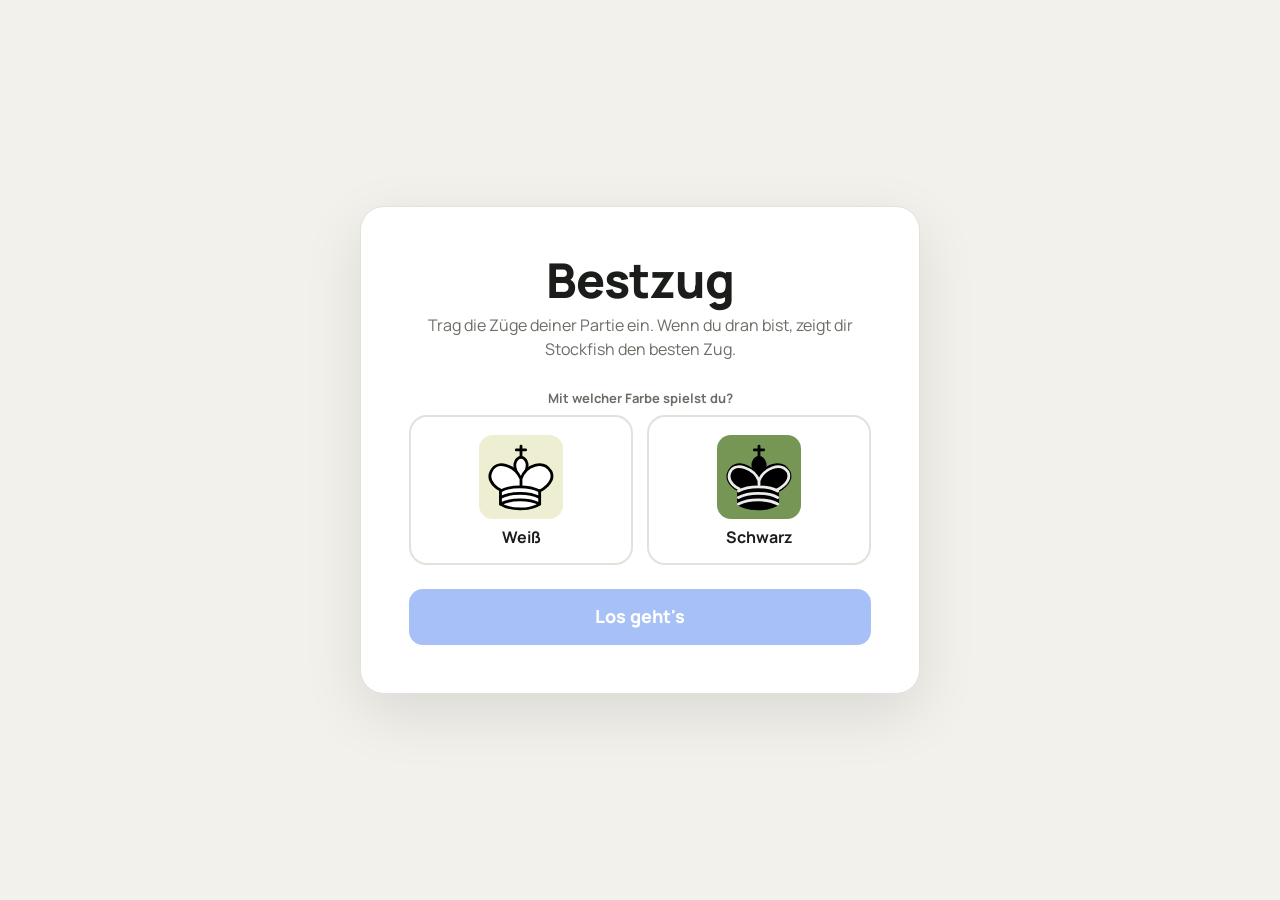
<file: schach-bestzug/index.html>
<!DOCTYPE html>
<html lang="de">
<head>
<meta charset="utf-8">
<meta name="viewport" content="width=device-width, initial-scale=1">
<title>Bestzug</title>
<link rel="preconnect" href="https://fonts.googleapis.com">
<link href="https://fonts.googleapis.com/css2?family=Manrope:wght@500;700;800&display=swap" rel="stylesheet">
<style>
/* VOICE: ruhig, konzentriert, wie ein Analysebrett im Turniersaal
   IDEA: das Brett selbst ist die Bühne, alles andere ist eine schlichte Notiz daneben
   PICTURE: großes Brett mit einem einzigen blauen Pfeil für den besten Zug
   COLOUR and TYPE: klassisches Grün/Creme vom Brett, tiefes Blau als einziger Akzent; Manrope
   LAYOUT: Brett links, Seitenleiste rechts; unter 900px Brett oben, Leiste darunter */
:root{color-scheme:light dark;
  --bg:light-dark(#f2f1ec,#151614);--card:light-dark(#ffffff,#1f211e);--ink:light-dark(#1b1d1a,#ecebe6);
  --muted:light-dark(#6b6e66,#9a9d94);--line:light-dark(#e2e1da,#2e312c);
  --lsq:#eeeed2;--dsq:#769656;--acc:#2563eb;--acc2:light-dark(#dbe7ff,#1c2a4a);--warn:#d9480f}
:root[data-theme=light]{color-scheme:light}:root[data-theme=dark]{color-scheme:dark}
*{box-sizing:border-box;min-width:0}
body{margin:0;background:var(--bg);color:var(--ink);font:16px/1.5 Manrope,system-ui,-apple-system,sans-serif;overflow-x:clip;-webkit-tap-highlight-color:transparent}
button{font:inherit;color:inherit;cursor:pointer;border:0;background:none}
button:focus-visible,input:focus-visible{outline:3px solid var(--acc);outline-offset:2px}

/* ---------- Startbildschirm ---------- */
#start{min-height:100vh;display:grid;place-items:center;padding:24px}
.startCard{background:var(--card);border:1px solid var(--line);border-radius:24px;padding:clamp(24px,5vw,48px);width:min(100%,560px);text-align:center;box-shadow:0 20px 60px #0000001a}
.startCard h1{font-size:clamp(34px,6vw,48px);line-height:1.05;margin:0 0 8px;font-weight:800;letter-spacing:-.02em}
.startCard p{color:var(--muted);margin:0 0 28px}
.colors{display:grid;grid-template-columns:1fr 1fr;gap:14px;margin-bottom:24px}
.colorBtn{border:2px solid var(--line);border-radius:18px;padding:18px 10px 14px;display:grid;justify-items:center;gap:6px;font-weight:700;transition:border-color .15s,background .15s}
.colorBtn .pc{width:84px;height:84px}
.colorBtn.w .pc{background-color:var(--lsq);border-radius:14px}
.colorBtn.b .pc{background-color:var(--dsq);border-radius:14px}
.colorBtn[aria-pressed=true]{border-color:var(--acc);background:var(--acc2)}
.go{width:100%;min-height:56px;border-radius:14px;background:var(--acc);color:#fff;font-weight:800;font-size:18px}
.go:disabled{opacity:.4;cursor:default}

/* ---------- Spiel ---------- */
#game{display:none;max-width:1240px;margin:0 auto;padding:clamp(12px,3vw,32px)}
.top{display:flex;align-items:center;gap:12px;flex-wrap:wrap;margin-bottom:16px}
.top h1{font-size:24px;margin:0;font-weight:800;letter-spacing:-.02em;margin-right:auto}
.chip{display:inline-flex;align-items:center;gap:8px;background:var(--card);border:1px solid var(--line);border-radius:99px;padding:6px 14px 6px 6px;font-weight:700;font-size:14px}
.chip .pc{width:28px;height:28px}
.btn{min-height:44px;padding:0 16px;border-radius:12px;background:var(--card);border:1px solid var(--line);font-weight:700;font-size:15px}
.btn:hover{border-color:var(--muted)}
.layout{display:grid;grid-template-columns:minmax(0,1fr) 360px;gap:24px;align-items:start}
.boardArea{display:flex;gap:10px;align-items:stretch;justify-content:center}
#evalbar{width:14px;border-radius:7px;overflow:hidden;background:#2b2b2b;box-shadow:0 0 0 1px var(--line);position:relative;flex:none}
#evalfill{position:absolute;left:0;right:0;bottom:0;height:50%;background:#fff;transition:height .4s ease}
#boardWrap{position:relative;width:min(100%,calc(100vh - 140px),760px);aspect-ratio:1;border-radius:10px;overflow:hidden;box-shadow:0 12px 40px #0000002e;touch-action:none;user-select:none;-webkit-user-select:none}
#board{display:grid;grid-template-columns:repeat(8,1fr);grid-template-rows:repeat(8,1fr);width:100%;height:100%}
.sq{position:relative}
.sq.l{background:var(--lsq)}.sq.d{background:var(--dsq)}
.sq.last{box-shadow:inset 0 0 0 999px #f6f66966}
.sq.sel{box-shadow:inset 0 0 0 999px #2563eb44}
.sq.check{background:radial-gradient(circle,#ff3b30 0%,#ff3b30aa 30%,transparent 72%)}
.sq.dot::after{content:'';position:absolute;inset:36%;border-radius:50%;background:#0000002b}
.sq.cap::after{content:'';position:absolute;inset:4%;border-radius:50%;border:5px solid #0000002b}
.co{position:absolute;font-size:clamp(9px,1.4vw,12px);font-weight:800;pointer-events:none}
.co.r{left:4px;top:2px}.co.f{right:4px;bottom:1px}
.sq.l .co{color:var(--dsq)}.sq.d .co{color:var(--lsq)}
.pc{background-size:contain;background-repeat:no-repeat;background-position:center}
.sq .pc{position:absolute;inset:4%;pointer-events:none}
.sq.dragging .pc{opacity:.25}
#ghost{position:fixed;pointer-events:none;z-index:20;transform:translate(-50%,-50%);display:none;filter:drop-shadow(0 8px 10px #0005)}
#arrows{position:absolute;inset:0;width:100%;height:100%;pointer-events:none}

.side{display:grid;gap:16px}
.card{background:var(--card);border:1px solid var(--line);border-radius:18px;padding:18px}
.label{font-size:13px;color:var(--muted);font-weight:700;margin:0 0 6px}
#bestBox .san{font-size:clamp(40px,6vw,52px);font-weight:800;line-height:1.05;color:var(--acc);letter-spacing:-.02em}
#bestBox .desc{color:var(--muted);font-size:15px;margin-top:4px;min-height:22px}
#bestBox.wait .san{color:var(--ink)}
.evalLine{display:flex;justify-content:space-between;align-items:center;margin-top:12px;gap:8px;flex-wrap:wrap}
#evalTxt{font-weight:800;font-variant-numeric:tabular-nums;white-space:nowrap}
.play{min-height:44px;padding:0 16px;border-radius:12px;background:var(--acc);color:#fff;font-weight:800}
.play:disabled{opacity:.35;cursor:default}
form.enter{display:flex;gap:8px}
form.enter input{flex:1;min-height:48px;border-radius:12px;border:1px solid var(--line);background:var(--bg);color:var(--ink);padding:0 14px;font:inherit;font-size:17px}
form.enter button{min-height:48px;padding:0 18px;border-radius:12px;background:var(--ink);color:var(--bg);font-weight:800}
#msg{font-size:14px;margin:8px 0 0;min-height:20px;color:var(--warn)}
.help{font-size:13px;color:var(--muted);margin:6px 0 0}
#moves{display:grid;grid-template-columns:2.2em 1fr 1fr;gap:2px 8px;max-height:220px;overflow:auto;font-variant-numeric:tabular-nums;font-weight:700}
#moves .n{color:var(--muted);font-weight:500}
#moves .cur{color:var(--acc)}
#moves:empty::before{content:'Noch keine Züge.';color:var(--muted);font-weight:500;grid-column:1/-1}
.seg{display:flex;background:var(--bg);border:1px solid var(--line);border-radius:12px;padding:3px}
.seg button{flex:1;min-height:38px;border-radius:9px;font-weight:700;font-size:14px;color:var(--muted)}
.seg button[aria-pressed=true]{background:var(--card);color:var(--ink);box-shadow:0 1px 4px #0002}
.row{display:flex;gap:8px;flex-wrap:wrap}

#overlay{position:fixed;inset:0;background:#0008;display:none;place-items:center;z-index:30;padding:20px}
#overlay .card{max-width:380px;text-align:center}
#overlay h2{margin:0 0 6px;font-size:30px}

@media(max-width:900px){
  .layout{grid-template-columns:minmax(0,1fr)}
  #boardWrap{width:min(100%,calc(100vh - 220px),620px)}
  .side{grid-template-columns:repeat(auto-fit,minmax(min(100%,300px),1fr))}
}
@media(max-width:600px){#evalbar{width:8px}.top h1{font-size:20px}}
@media(prefers-reduced-motion:reduce){#evalfill{transition:none}}
/* Figuren: cburnett-Set (Colin M.L. Burnett, CC BY-SA 3.0) */
.pc.wP{background-image:url('[data-uri]')}
.pc.wB{background-image:url('[data-uri]')}
.pc.wN{background-image:url('[data-uri]')}
.pc.wR{background-image:url('[data-uri]')}
.pc.wQ{background-image:url('[data-uri]')}
.pc.wK{background-image:url('[data-uri]')}
.pc.bP{background-image:url('[data-uri]')}
.pc.bB{background-image:url('[data-uri]')}
.pc.bN{background-image:url('[data-uri]')}
.pc.bR{background-image:url('[data-uri]')}
.pc.bQ{background-image:url('[data-uri]')}
.pc.bK{background-image:url('[data-uri]')}

</style>
</head>
<body>

<section id="start">
  <div class="startCard">
    <h1>Bestzug</h1>
    <p>Trag die Züge deiner Partie ein. Wenn du dran bist, zeigt dir Stockfish den besten Zug.</p>
    <div class="label">Mit welcher Farbe spielst du?</div>
    <div class="colors">
      <button class="colorBtn w" data-c="w" aria-pressed="false"><span class="pc wK"></span>Weiß</button>
      <button class="colorBtn b" data-c="b" aria-pressed="false"><span class="pc bK"></span>Schwarz</button>
    </div>
    <button class="go" id="go" disabled>Los geht's</button>
  </div>
</section>

<section id="game">
  <div class="top">
    <h1>Bestzug</h1>
    <span class="chip"><span class="pc" id="chipPc"></span><span id="chipTxt"></span></span>
    <button class="btn" id="undo">↶ Zurück</button>
    <button class="btn" id="newGame">Neue Partie</button>
  </div>
  <div class="layout">
    <div class="boardArea">
      <div id="evalbar" aria-hidden="true"><div id="evalfill"></div></div>
      <div id="boardWrap"><div id="board"></div><svg id="arrows" viewBox="0 0 8 8"></svg></div>
    </div>
    <div class="side">
      <div class="card" id="bestBox">
        <p class="label" id="bestLabel">Bester Zug</p>
        <div class="san" id="bestSan">…</div>
        <div class="desc" id="bestDesc"></div>
        <div class="evalLine">
          <span>Bewertung: <span id="evalTxt">0.00</span></span>
          <button class="play" id="playBest" disabled>Zug ausführen</button>
        </div>
      </div>
      <div class="card">
        <p class="label" id="enterLabel">Zug eintragen</p>
        <form class="enter" id="enterForm" autocomplete="off">
          <input id="moveIn" placeholder="z. B. e4, Sf3, exd5, O-O" autocapitalize="off" autocorrect="off" spellcheck="false" enterkeyhint="done">
          <button type="submit">OK</button>
        </form>
        <p id="msg"></p>
        <p class="help">Oder direkt auf dem Brett ziehen bzw. Figur und Zielfeld antippen. Deutsch und Englisch gehen: K, D/Q, T/R, L/B, S/N.</p>
      </div>
      <div class="card">
        <p class="label">Züge</p>
        <div id="moves"></div>
      </div>
      <div class="card">
        <p class="label">Denkzeit von Stockfish</p>
        <div class="seg" id="think">
          <button data-ms="1000">1 s</button><button data-ms="2000">2 s</button><button data-ms="4000">4 s</button><button data-ms="8000">8 s</button>
        </div>
      </div>
    </div>
  </div>
</section>

<div id="overlay"><div class="card"><h2 id="ovTitle"></h2><p id="ovText"></p><div class="row" style="justify-content:center"><button class="btn" id="ovUndo">↶ Zurück</button><button class="play" id="ovNew">Neue Partie</button></div></div></div>
<div id="ghost" class="pc"></div>

<script src="chess.js"></script>
<script src="stockfish-src.js"></script>
<script>
"use strict";
{
const $ = id => document.getElementById(id);
const store = { get(k){ try { return localStorage.getItem(k); } catch(e){ return null; } }, set(k,v){ try { localStorage.setItem(k,v); } catch(e){} } };
const game = new Chess();
let me = null;                 // 'w' oder 'b'
let thinkMs = +(store.get('bz_think') || 2000);
let selected = null, best = null, bestFen = null, lastEval = null;

// ---------- Notation ----------
const DE = { N:'S', B:'L', R:'T', Q:'D', K:'K' };
const NAME = { p:'Bauer', n:'Springer', b:'Läufer', r:'Turm', q:'Dame', k:'König' };
const toDE = san => san.replace(/[NBRQK]/g, c => DE[c]);
function norm(s) {
  s = s.trim().replace(/0/g,'O').replace(/[x×:+#!?=\-\s]/g,'');
  if (/^(OO|OOO)$/i.test(s)) return s.toUpperCase();
  // deutsche Figurenbuchstaben -> englisch (nur Großbuchstaben, Linien sind klein)
  return s.replace(/^[DTLS]/, c => ({D:'Q',T:'R',L:'B',S:'N'})[c]).replace(/([a-h][18])([DTLSQRBN])$/i, (m,a,p) => a + ({D:'Q',T:'R',L:'B',S:'N'}[p.toUpperCase()] || p.toUpperCase()));
}
function findMove(input) {
  const raw = input.trim(); if (!raw) return null;
  const low = raw.toLowerCase().replace(/[\s\-x]/g,'');
  const moves = game.moves({ verbose:true });
  const by = n => moves.find(m => norm(m.san) === n);
  // erst exakt, dann mit großgeschriebenem Figurenbuchstaben (z. B. "sf3" -> "Sf3")
  return by(norm(raw)) || by(norm(raw[0].toUpperCase() + raw.slice(1)))
    || moves.find(m => (m.from + m.to + (m.promotion||'')) === low || ((m.from + m.to) === low && !m.promotion)) || null;
}

// ---------- Brett ----------
const flip = () => me === 'b';
const sqName = (r,c) => 'abcdefgh'[c] + (8-r);
const sqRC = n => [8 - +n[1], n.charCodeAt(0)-97];
const pcClass = p => p.color + p.type.toUpperCase();
function render() {
  const el = $('board'); el.innerHTML = '';
  const hist = game.history({ verbose:true }), last = hist[hist.length-1];
  const targets = selected ? game.moves({ square:selected, verbose:true }) : [];
  for (let i=0;i<8;i++) for (let j=0;j<8;j++) {
    const r = flip()?7-i:i, c = flip()?7-j:j, n = sqName(r,c), p = game.get(n);
    const d = document.createElement('div');
    d.className = 'sq ' + ((r+c)%2 ? 'd' : 'l'); d.dataset.sq = n;
    if (last && (last.from===n || last.to===n)) d.classList.add('last');
    if (selected === n) d.classList.add('sel');
    const t = targets.find(m => m.to===n); if (t) d.classList.add(t.captured ? 'cap' : 'dot');
    if (p && p.type==='k' && p.color===game.turn() && game.in_check()) d.classList.add('check');
    if (p) { const s = document.createElement('div'); s.className = 'pc ' + pcClass(p); d.appendChild(s); }
    if (j===0) d.insertAdjacentHTML('beforeend', `<span class="co r">${8-r}</span>`);
    if (i===7) d.insertAdjacentHTML('beforeend', `<span class="co f">${'abcdefgh'[c]}</span>`);
    el.appendChild(d);
  }
  drawArrow();
}
function drawArrow() {
  const svg = $('arrows');
  if (!best || bestFen !== game.fen()) { svg.innerHTML = ''; return; }
  const pos = n => { const [r,c] = sqRC(n); return [(flip()?7-c:c)+.5, (flip()?7-r:r)+.5]; };
  const [x1,y1] = pos(best.from), [x2,y2] = pos(best.to);
  const len = Math.hypot(x2-x1,y2-y1), ux=(x2-x1)/len, uy=(y2-y1)/len, hl=.42, hw=.26;
  const bx = x2-ux*hl, by = y2-uy*hl;
  svg.innerHTML = `<g opacity=".82" fill="var(--acc)" stroke="none">
    <line x1="${x1}" y1="${y1}" x2="${bx}" y2="${by}" stroke="var(--acc)" stroke-width=".17" stroke-linecap="round"/>
    <polygon points="${x2},${y2} ${bx-uy*hw},${by+ux*hw} ${bx+uy*hw},${by-ux*hw}"/></g>`;
}

// ---------- Ziehen auf dem Brett ----------
let drag = null;
const ghost = $('ghost');
const sqAt = (x,y) => { const e = document.elementFromPoint(x,y); const s = e && e.closest && e.closest('.sq'); return s ? s.dataset.sq : null; };
const own = n => { const p = game.get(n); return p && p.color === game.turn(); };
$('board').addEventListener('pointerdown', e => {
  const n = sqAt(e.clientX, e.clientY); if (!n || game.game_over()) return;
  e.preventDefault();
  if (selected && selected !== n && !own(n)) { makeMove({ from:selected, to:n, promotion:'q' }); return; }
  if (!own(n)) { selected = null; render(); return; }
  selected = n; render();
  const sz = $('board').getBoundingClientRect().width/8;
  ghost.className = 'pc ' + pcClass(game.get(n)); ghost.style.width = ghost.style.height = sz + 'px';
  drag = { from:n, x:e.clientX, y:e.clientY, moved:false };
});
addEventListener('pointermove', e => {
  if (!drag) return;
  if (!drag.moved) { if (Math.hypot(e.clientX-drag.x, e.clientY-drag.y) < 6) return; drag.moved = true; ghost.style.display = 'block'; document.querySelector(`.sq[data-sq="${drag.from}"]`)?.classList.add('dragging'); }
  ghost.style.left = e.clientX + 'px'; ghost.style.top = e.clientY + 'px';
});
addEventListener('pointerup', e => {
  if (!drag) return; const d = drag; drag = null; ghost.style.display = 'none';
  if (!d.moved) return;
  const to = sqAt(e.clientX, e.clientY);
  if (to && to !== d.from) makeMove({ from:d.from, to, promotion:'q' }); else render();
});
addEventListener('pointercancel', () => { drag = null; ghost.style.display = 'none'; render(); });

// ---------- Züge ----------
function makeMove(mv) {
  const m = game.move(mv); selected = null;
  if (!m) { say('Kein legaler Zug.'); render(); return false; }
  say(''); update(); return true;
}
function say(t) { $('msg').textContent = t; }
$('enterForm').addEventListener('submit', e => {
  e.preventDefault();
  const v = $('moveIn').value;
  if (!v.trim()) return;
  const m = findMove(v);
  if (!m) { say(`„${v}“ ist hier kein legaler Zug.`); return; }
  $('moveIn').value = '';
  makeMove({ from:m.from, to:m.to, promotion:m.promotion });
});
$('playBest').onclick = () => { if (best && bestFen === game.fen()) makeMove({ from:best.from, to:best.to, promotion:best.promo || 'q' }); };
$('undo').onclick = $('ovUndo').onclick = () => { game.undo(); selected = null; say(''); update(); };
$('newGame').onclick = $('ovNew').onclick = () => { $('overlay').style.display='none'; showStart(); };

function renderMoves() {
  const h = game.history(), el = $('moves'); let html = '';
  for (let i=0;i<h.length;i+=2) html += `<span class="n">${i/2+1}.</span><span${i===h.length-1?' class="cur"':''}>${toDE(h[i])}</span><span${i+1===h.length-1?' class="cur"':''}>${h[i+1]?toDE(h[i+1]):''}</span>`;
  el.innerHTML = html; el.scrollTop = el.scrollHeight;
}
function update() {
  store.set('bz_game', JSON.stringify({ me, pgn: game.pgn() }));
  render(); renderMoves();
  const myTurn = game.turn() === me;
  $('enterLabel').textContent = myTurn ? 'Dein Zug – eintragen' : 'Zug des Gegners eintragen';
  $('moveIn').placeholder = myTurn ? 'z. B. e4, Sf3, O-O' : 'Was hat der Gegner gezogen?';
  if (game.game_over()) { showOver(); setBest('wait', '–', ''); analyze(); return; }
  $('overlay').style.display = 'none';
  if (myTurn) setBest('wait', '…', 'Stockfish rechnet');
  else setBest('wait', 'Gegner', 'ist am Zug. Trag seinen Zug ein.');
  analyze();
}
function setBest(mode, san, desc) {
  $('bestBox').className = 'card ' + mode;
  $('bestSan').textContent = san; $('bestDesc').textContent = desc;
  $('bestLabel').textContent = game.turn() === me ? 'Dein bester Zug' : 'Warten';
  $('playBest').disabled = mode !== 'ready';
}
function showOver() {
  let t, x;
  if (game.in_checkmate()) { const iLost = game.turn() === me; t = iLost ? 'Schachmatt' : 'Gewonnen!'; x = iLost ? 'Diesmal hat der Gegner gewonnen.' : 'Du hast den Gegner mattgesetzt.'; }
  else { t = 'Remis'; x = game.in_stalemate() ? 'Patt – keiner kann mehr ziehen.' : game.in_threefold_repetition() ? 'Dreifache Stellungswiederholung.' : game.insufficient_material() ? 'Zu wenig Material zum Mattsetzen.' : '50-Züge-Regel.'; }
  $('ovTitle').textContent = t; $('ovText').textContent = x; $('overlay').style.display = 'grid';
}
function setEval(e) {
  // e: aus Sicht von Weiß, {cp} oder {mate}
  lastEval = e;
  let pct, txt;
  if (e.mate !== undefined) { pct = e.mate > 0 ? 100 : 0; txt = (e.mate>0?'Weiß ':'Schwarz ') + 'setzt matt in ' + Math.abs(e.mate); }
  else { const v = e.cp/100; pct = 50 + 50*(2/(1+Math.exp(-v*0.55))-1); txt = (v>0?'+':'') + v.toFixed(2); }
  const mine = e.mate !== undefined ? (Math.sign(e.mate) === (me==='w'?1:-1) ? ' (gut für dich)' : ' (schlecht für dich)') : '';
  $('evalTxt').textContent = txt + mine;
  $('evalfill').style.height = pct + '%';
  $('evalfill').style.top = flip() ? '0' : 'auto'; $('evalfill').style.bottom = flip() ? 'auto' : '0';
}

// ---------- Stockfish ----------
let engine = null, busy = false, wantFen = null, curFen = null;
function getEngine() {
  if (!engine) {
    engine = new Worker(URL.createObjectURL(new Blob([window.STOCKFISH_SRC], { type:'application/javascript' })));
    engine.onmessage = e => onEngine(String(e.data));
    engine.postMessage('uci');
  }
  return engine;
}
function analyze() {
  best = null; bestFen = null; drawArrow();
  wantFen = (!game.game_over() && game.turn() === me) ? game.fen() : null;
  if (busy) getEngine().postMessage('stop'); else kick();
}
function kick() {
  if (!wantFen) return;
  curFen = wantFen; wantFen = null; busy = true;
  getEngine().postMessage('position fen ' + curFen);
  engine.postMessage('go movetime ' + thinkMs);
}
function onEngine(msg) {
  if (msg.startsWith('info') && msg.includes(' pv ') && !wantFen && curFen === game.fen()) {
    const t = msg.split(' '), g = k => t[t.indexOf(k)+1], uci = t[t.indexOf('pv')+1];
    const sgn = curFen.split(' ')[1] === 'w' ? 1 : -1;
    setEval(t.includes('mate') ? { mate: +g('mate')*sgn } : { cp: +g('cp')*sgn });
    showBest(uci, false);
  } else if (msg.startsWith('bestmove')) {
    busy = false;
    if (wantFen) { kick(); return; }
    if (curFen === game.fen() && best) showBest(best.from + best.to + (best.promo||''), true);
  }
}
function showBest(uci, final) {
  const tmp = new Chess(curFen);
  const m = tmp.move({ from:uci.slice(0,2), to:uci.slice(2,4), promotion:uci[4] || 'q' });
  if (!m) return;
  best = { from:m.from, to:m.to, promo:m.promotion }; bestFen = curFen;
  const desc = `${NAME[m.piece]} von ${m.from} nach ${m.to}` + (m.captured ? `, schlägt ${NAME[m.captured]}` : '') + (m.flags.includes('k')||m.flags.includes('q') ? ' (Rochade)' : '') + (final ? '' : ' · rechnet noch…');
  setBest('ready', toDE(m.san), desc);
  drawArrow();
}

// ---------- Denkzeit ----------
function renderThink() { for (const b of $('think').children) b.setAttribute('aria-pressed', +b.dataset.ms === thinkMs); }
$('think').addEventListener('click', e => { const b = e.target.closest('button'); if (!b) return; thinkMs = +b.dataset.ms; store.set('bz_think', thinkMs); renderThink(); analyze(); });

// ---------- Start ----------
let pick = null;
for (const b of document.querySelectorAll('.colorBtn')) b.onclick = () => {
  pick = b.dataset.c;
  for (const x of document.querySelectorAll('.colorBtn')) x.setAttribute('aria-pressed', x === b);
  $('go').disabled = false;
};
$('go').onclick = () => startGame(pick, '');
function showStart() { $('game').style.display='none'; $('start').style.display='grid'; wantFen = null; if (busy) engine.postMessage('stop'); }
function startGame(color, pgn) {
  me = color; game.reset(); if (pgn) game.load_pgn(pgn);
  selected = null; lastEval = null; say('');
  $('chipPc').className = 'pc ' + me + 'K';
  $('chipTxt').textContent = me === 'w' ? 'Du spielst Weiß' : 'Du spielst Schwarz';
  $('start').style.display = 'none'; $('game').style.display = 'block';
  setEval({ cp: 20 });
  update();
}
renderThink();
// Laufende Partie wiederherstellen
try { const s = JSON.parse(store.get('bz_game') || 'null'); if (s && s.me && s.pgn) startGame(s.me, s.pgn); } catch(e) {}
}
</script>
</body>
</html>
</file>
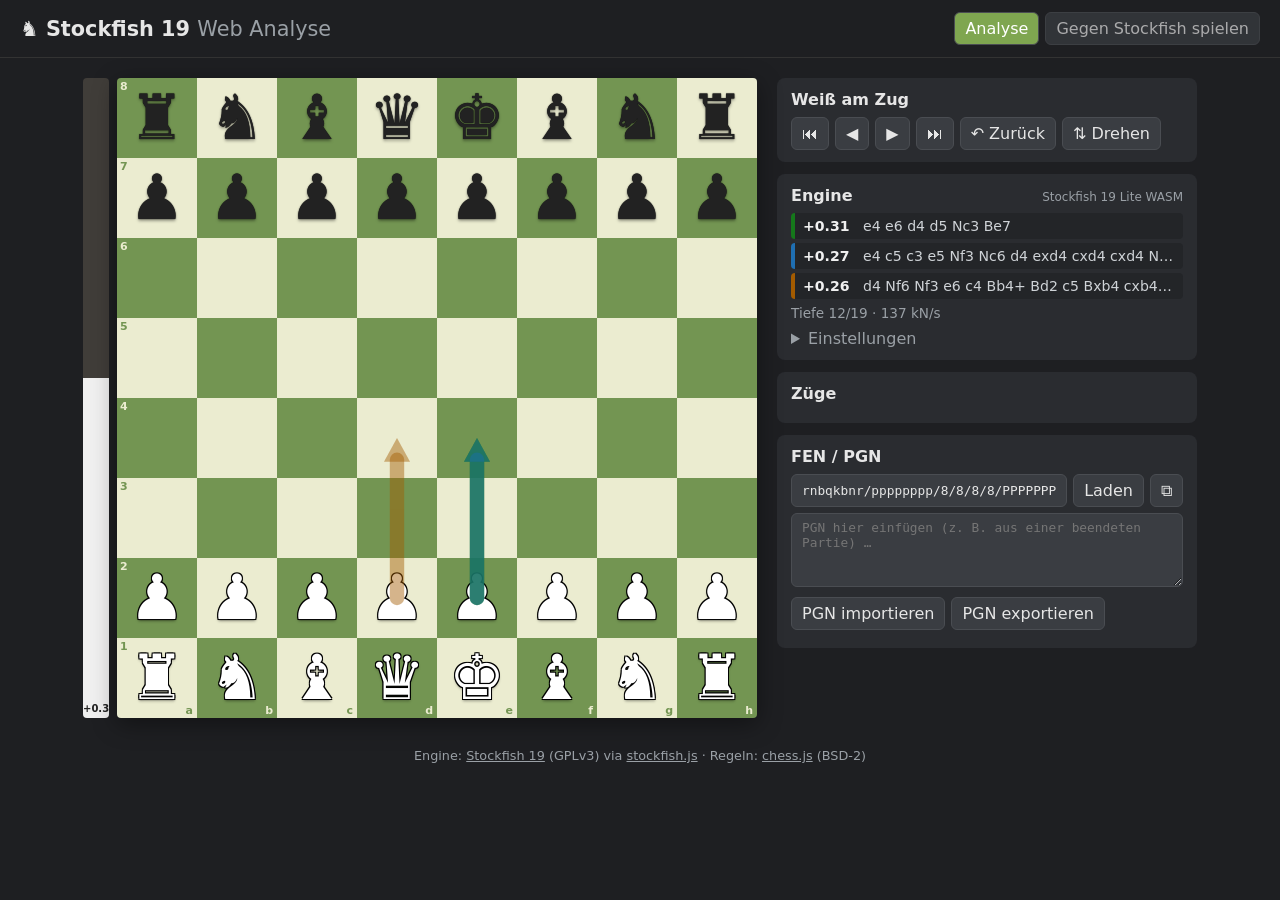
<file: stockfish-webapp/index.html>
<!DOCTYPE html>
<html lang="de">
<head>
  <meta charset="utf-8">
  <meta name="viewport" content="width=device-width, initial-scale=1">
  <title>Stockfish 19 – Web Analyse</title>
  <link rel="stylesheet" href="css/style.css">
</head>
<body>
  <header>
    <h1>♞ Stockfish 19 <span>Web Analyse</span></h1>
    <div class="modes">
      <button id="modeAnalysis" class="mode-btn" data-for="analysis">Analyse</button>
      <button id="modePlay" class="mode-btn" data-for="play">Gegen Stockfish spielen</button>
    </div>
  </header>

  <main>
    <section class="board-wrap">
      <div id="evalbar" title="Bewertung aus Sicht von Weiß">
        <div id="evalWhite"></div>
        <span id="evalText"></span>
      </div>
      <div id="board"></div>
    </section>

    <section class="panel">
      <div class="card">
        <div id="status">Weiß am Zug</div>
        <div class="nav">
          <button id="first" title="Anfang (Pos1)">⏮</button>
          <button id="prev" title="Zurück (←)">◀</button>
          <button id="next" title="Vor (→)">▶</button>
          <button id="last" title="Ende (Ende)">⏭</button>
          <button id="undo" title="Zug zurücknehmen">↶ Zurück</button>
          <button id="flip" title="Brett drehen (F)">⇅ Drehen</button>
        </div>
      </div>

      <div class="card play-only">
        <h2>Partie gegen Stockfish</h2>
        <label>Deine Farbe
          <select id="color">
            <option value="w">Weiß</option>
            <option value="b">Schwarz</option>
            <option value="random">Zufall</option>
          </select>
        </label>
        <label>Spielstärke (Elo): <b id="eloVal">1500</b>
          <input id="elo" type="range" min="1320" max="3190" step="10" value="1500">
        </label>
        <label>Bedenkzeit pro Zug: <b id="movetimeVal">1000 ms</b>
          <input id="movetime" type="range" min="100" max="10000" step="100" value="1000">
        </label>
        <button id="newGame" class="primary">Neue Partie</button>
      </div>

      <div class="card analysis-only">
        <h2>Engine <small id="engineName">wird geladen …</small></h2>
        <div id="lines"></div>
        <div id="engineInfo" class="muted"></div>
        <details>
          <summary>Einstellungen</summary>
          <label>Engine
            <select id="engineSelect"></select>
          </label>
          <label>Linien (MultiPV): <b id="multipvVal">3</b>
            <input id="multipv" type="range" min="1" max="5" value="3">
          </label>
          <label>Max. Tiefe: <b id="depthVal">22</b>
            <input id="depth" type="range" min="8" max="40" value="22">
          </label>
          <label class="check"><input id="showArrows" type="checkbox" checked> Pfeile auf dem Brett</label>
        </details>
      </div>

      <div class="card">
        <h2>Züge</h2>
        <ol id="moves"></ol>
      </div>

      <div class="card">
        <h2>FEN / PGN</h2>
        <div class="row">
          <input id="fen" spellcheck="false" aria-label="FEN">
          <button id="loadFen">Laden</button>
          <button id="copyFen" title="FEN kopieren">⧉</button>
        </div>
        <textarea id="pgn" rows="4" spellcheck="false" placeholder="PGN hier einfügen (z. B. aus einer beendeten Partie) …"></textarea>
        <div class="row">
          <button id="importPgn">PGN importieren</button>
          <button id="exportPgn">PGN exportieren</button>
        </div>
      </div>
    </section>
  </main>

  <dialog id="promo">
    <p>Umwandeln in:</p>
    <div class="choices"></div>
  </dialog>

  <footer>
    Engine: <a href="https://github.com/official-stockfish/Stockfish">Stockfish 19</a> (GPLv3) via
    <a href="https://github.com/nmrugg/stockfish.js">stockfish.js</a> ·
    Regeln: <a href="https://github.com/jhlywa/chess.js">chess.js</a> (BSD-2)
  </footer>

  <script type="module" src="js/app.js"></script>
</body>
</html>
</file>
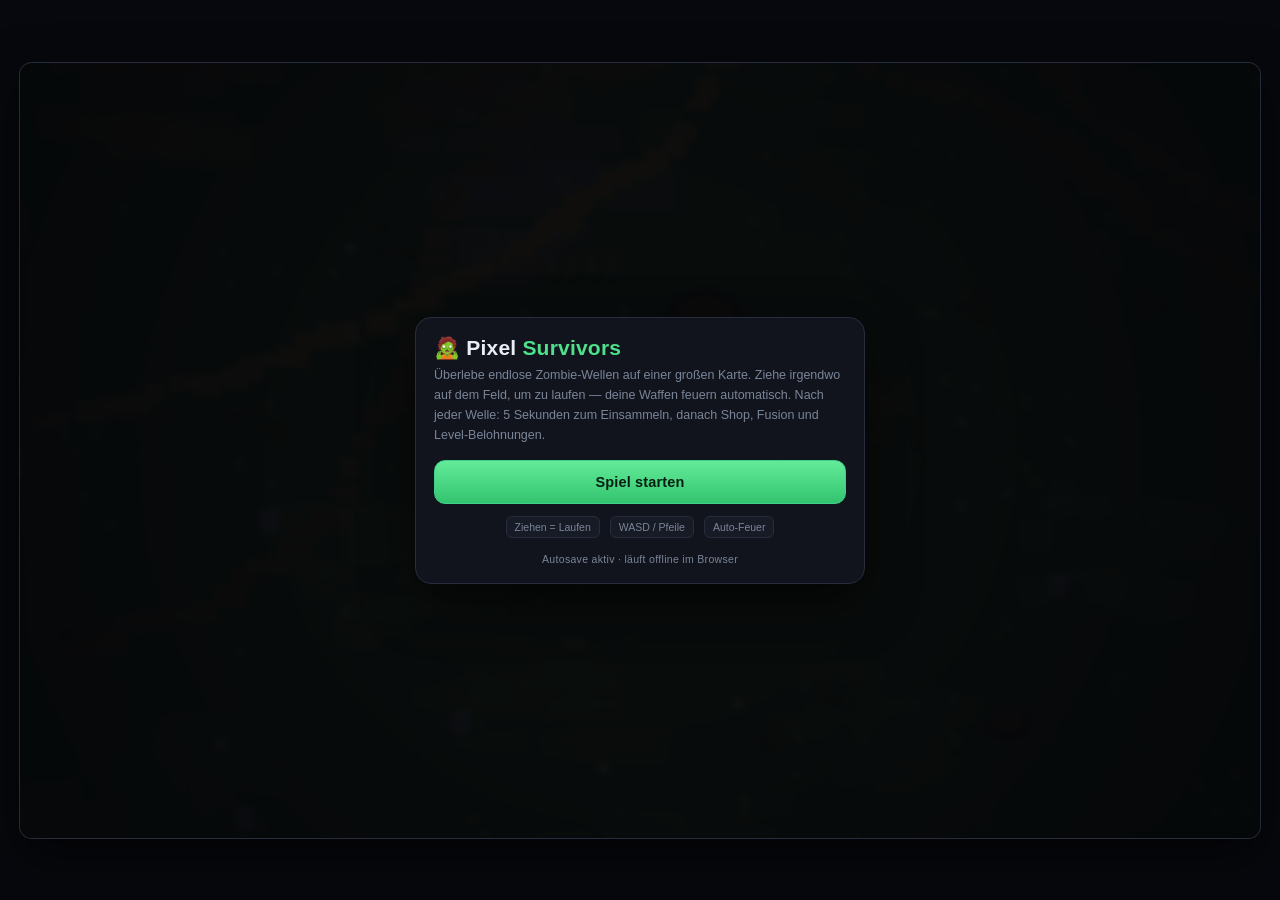
<file: games/pixel-survivors/index.html>
<!DOCTYPE html>
<html lang="de">
<head>
<meta charset="UTF-8">
<meta name="viewport" content="width=device-width, initial-scale=1, maximum-scale=1, minimum-scale=1, user-scalable=no, viewport-fit=cover">
<meta name="mobile-web-app-capable" content="yes">
<meta name="apple-mobile-web-app-capable" content="yes">
<meta name="apple-mobile-web-app-status-bar-style" content="black-translucent">
<meta name="theme-color" content="#07080d">
<title>Pixel Survivors</title>
<style>
  :root{
    --bg:#07080d;
    --panel:#11141c;
    --panel-2:#171b25;
    --panel-3:#1f2431;
    --line:#272d3c;
    --line-2:#333b4d;
    --text:#e9edf6;
    --dim:#7b8599;
    --acc:#4ee08a;
    --gold:#ffc94d;
    --red:#ff5468;
    --blue:#5bb2ff;
    --violet:#b070ff;
    --orange:#ff9a3c;
    --hp:#ff4f6d;
    --xp:#5bb2ff;
    --r0:#93a0b5;
    --r1:#4fa3ff;
    --r2:#b06bff;
    --r3:#ffab2e;
    --shadow:0 18px 50px rgba(0,0,0,.6);
  }
  *{box-sizing:border-box; -webkit-tap-highlight-color:transparent;}
  html,body{
    position:fixed; inset:0; width:100%; height:100%;
    margin:0; padding:0; overflow:hidden; overscroll-behavior:none;
    background:var(--bg); color:var(--text);
    font-family:-apple-system,BlinkMacSystemFont,"Segoe UI",Roboto,Helvetica,Arial,sans-serif;
    -webkit-user-select:none; user-select:none; -webkit-touch-callout:none;
    touch-action:none;
  }
  button{font-family:inherit; cursor:pointer;}
  #app{
    position:absolute; inset:0; display:flex; align-items:center; justify-content:center;
    padding: env(safe-area-inset-top) env(safe-area-inset-right) env(safe-area-inset-bottom) env(safe-area-inset-left);
  }
  #stage{
    position:relative; width:100%; height:100%; max-width:1240px;
    aspect-ratio: 8 / 5; background:#05060a; border-radius:12px; overflow:hidden;
    box-shadow:0 0 0 1px var(--line), var(--shadow);
    touch-action:none;
  }
  @media (max-aspect-ratio: 8/5){ #stage{ width:100%; height:auto; } }
  @media (min-aspect-ratio: 8/5){ #stage{ height:100%; width:auto; } }
  canvas#world{
    position:absolute; inset:0; width:100%; height:100%;
    image-rendering:pixelated; image-rendering:-moz-crisp-edges; image-rendering:crisp-edges;
    display:block;
  }

  /* ======================= HUD ======================= */
  #hud{ position:absolute; inset:0; pointer-events:none; font-variant-numeric:tabular-nums; }
  #hud.hidden{ display:none; }

  .glass{
    background:linear-gradient(180deg, rgba(19,23,32,.82), rgba(11,14,20,.86));
    border:1px solid rgba(255,255,255,.07);
    border-radius:10px;
    backdrop-filter: blur(6px); -webkit-backdrop-filter: blur(6px);
    box-shadow:0 4px 14px rgba(0,0,0,.35);
  }

  #hudTL{ position:absolute; top:9px; left:10px; width:min(38%,236px); padding:7px 9px 6px; }
  #hpRow{ position:relative; height:13px; border-radius:7px; background:#2a0d16; overflow:hidden; border:1px solid rgba(255,255,255,.08); }
  #hpFill{ position:absolute; inset:0; width:100%; background:linear-gradient(180deg,#ff8ea1,var(--hp)); transition:width .1s linear; }
  #hpGhost{ position:absolute; inset:0; width:100%; background:rgba(255,255,255,.28); transition:width .5s ease .12s; }
  #hpNum{
    position:absolute; inset:0; display:flex; align-items:center; justify-content:center;
    font-size:9.5px; font-weight:800; letter-spacing:.04em; text-shadow:0 1px 2px rgba(0,0,0,.9);
  }
  #xpRow{ position:relative; height:6px; margin-top:4px; border-radius:4px; background:#0e2337; overflow:hidden; }
  #xpFill{ position:absolute; inset:0; width:0%; background:linear-gradient(90deg,#7ecbff,var(--xp)); transition:width .12s linear; }
  #hudTLmeta{ display:flex; justify-content:space-between; margin-top:4px; font-size:9px; color:var(--dim); letter-spacing:.06em; }
  #hudTLmeta b{ color:var(--text); font-weight:700; }

  #hudTR{ position:absolute; top:9px; right:10px; display:flex; flex-direction:column; align-items:flex-end; gap:6px; }
  #chipRow{ display:flex; gap:6px; align-items:stretch; }
  .chip{ padding:5px 9px; min-width:56px; text-align:center; }
  .chip .lbl{ font-size:8px; letter-spacing:.16em; color:var(--dim); }
  .chip .val{ font-size:15px; font-weight:800; line-height:1.15; }
  .chip.wave .val{ color:var(--acc); }
  .chip.lvl .val{ color:var(--xp); }
  .chip.coin .val{ color:var(--gold); }
  #pauseBtn{
    width:36px; border-radius:10px; border:1px solid rgba(255,255,255,.09);
    background:rgba(19,23,32,.82); color:var(--text); font-size:12px; letter-spacing:.1em;
    display:flex; align-items:center; justify-content:center; pointer-events:auto;
  }
  #pauseBtn:active{ transform:scale(.94); }
  #miniWrap{ padding:4px; line-height:0; }
  #miniMap{ display:block; width:104px; height:72px; image-rendering:pixelated; border-radius:5px; }

  #weaponBar{ position:absolute; left:10px; bottom:10px; display:flex; gap:5px; }
  .wSlot{
    width:34px; height:34px; border-radius:9px; position:relative; overflow:hidden;
    display:flex; align-items:center; justify-content:center; font-size:16px;
  }
  .wSlot .cd{ position:absolute; left:0; bottom:0; width:100%; background:rgba(255,255,255,.16); }
  .wSlot .lv{ position:absolute; top:1px; right:3px; font-size:8px; font-weight:900; color:var(--gold); text-shadow:0 1px 2px #000; }
  .wSlot.r0{ box-shadow:inset 0 0 0 1px rgba(147,160,181,.5); }
  .wSlot.r1{ box-shadow:inset 0 0 0 1px rgba(79,163,255,.55); }
  .wSlot.r2{ box-shadow:inset 0 0 0 1px rgba(176,107,255,.55); }
  .wSlot.r3{ box-shadow:inset 0 0 0 1px rgba(255,171,46,.6); }

  #bossWrap{ position:absolute; top:66px; left:50%; transform:translateX(-50%); width:min(66%,380px); }
  #bossWrap.hidden{ display:none; }
  #bossName{ font-size:9.5px; letter-spacing:.24em; color:#ffb0b0; text-align:center; margin-bottom:3px; text-shadow:0 1px 3px #000; font-weight:800; }
  #bossBar{ height:9px; background:#2c0d13; border:1px solid #6d2130; border-radius:6px; overflow:hidden; position:relative; }
  #bossGhost{ position:absolute; inset:0; width:100%; background:rgba(255,255,255,.22); transition:width .5s ease .1s; }
  #bossFill{ position:absolute; inset:0; width:100%; background:linear-gradient(180deg,#ff9d6b,#df2f2b); transition:width .12s linear; }
  #bossTag{ text-align:center; font-size:8.5px; letter-spacing:.16em; color:#ff8f8f; margin-top:3px; text-shadow:0 1px 2px #000; }

  /* ==================== Joystick ==================== */
  #joyBase, #joyKnob{ position:absolute; border-radius:50%; pointer-events:none; opacity:0; transition:opacity .12s; z-index:4; }
  #joyBase{ width:108px; height:108px; margin:-54px; background:rgba(255,255,255,.04); border:2px solid rgba(255,255,255,.18); }
  #joyKnob{ width:46px; height:46px; margin:-23px; background:rgba(91,178,255,.28); border:2px solid rgba(150,210,255,.6); box-shadow:0 0 16px rgba(91,178,255,.35); }
  #joyBase.on, #joyKnob.on{ opacity:1; }

  /* ==================== Banner / Toasts ==================== */
  #waveBanner{ position:absolute; top:30%; left:0; right:0; text-align:center; pointer-events:none; z-index:5; opacity:0; }
  #waveBanner.show{ animation: bannerPop 2s ease-out forwards; }
  #waveBanner .big{ font-size:clamp(26px,6vw,46px); font-weight:900; letter-spacing:.12em; text-shadow:0 3px 0 #000, 0 0 26px rgba(78,224,138,.45); }
  #waveBanner .small{ font-size:11px; letter-spacing:.3em; color:var(--acc); margin-top:5px; }
  #waveBanner.boss .big{ color:#ffc0c0; text-shadow:0 3px 0 #000, 0 0 30px rgba(223,47,43,.7); }
  #waveBanner.boss .small{ color:#ff7d7d; }
  @keyframes bannerPop{
    0%{opacity:0; transform:scale(.65) translateY(10px);}
    16%{opacity:1; transform:scale(1.05);}
    26%{transform:scale(1);}
    76%{opacity:1;}
    100%{opacity:0; transform:scale(1.08) translateY(-8px);}
  }
  #alertLine{
    position:absolute; top:46%; left:0; right:0; text-align:center; pointer-events:none; z-index:5;
    font-size:13px; font-weight:900; letter-spacing:.22em; color:#ff9a3c; opacity:0;
    text-shadow:0 2px 0 #000, 0 0 16px rgba(255,154,60,.6);
  }
  #alertLine.show{ animation: alertPop 1.15s ease-out forwards; }
  @keyframes alertPop{ 0%{opacity:0;transform:scale(.8);} 18%{opacity:1;transform:scale(1.04);} 70%{opacity:1;} 100%{opacity:0;} }
  #levelPop{
    position:absolute; left:50%; top:42%; transform:translate(-50%,-50%); z-index:5;
    font-size:20px; font-weight:900; color:var(--xp); letter-spacing:.1em; opacity:0; pointer-events:none;
    text-shadow:0 2px 0 #000, 0 0 20px rgba(91,178,255,.65);
  }
  #levelPop.show{ animation: lvlPop 1.5s ease-out forwards; }
  @keyframes lvlPop{
    0%{opacity:0; transform:translate(-50%,-25%) scale(.7);}
    22%{opacity:1; transform:translate(-50%,-55%) scale(1.12);}
    70%{opacity:1;}
    100%{opacity:0; transform:translate(-50%,-95%) scale(1);}
  }
  #collectBar{
    position:absolute; left:50%; bottom:14px; transform:translateX(-50%); z-index:5;
    display:flex; align-items:center; gap:11px; padding:8px 8px 8px 14px;
    border:1px solid rgba(78,224,138,.5); border-radius:12px;
  }
  #collectBar.hidden{ display:none; }
  #collectText{ font-size:12px; font-weight:700; }
  #collectText b{ color:var(--gold); }
  #collectSkip{
    border:1px solid var(--line-2); background:var(--panel-3); color:var(--text);
    border-radius:9px; padding:7px 12px; font-size:12px; font-weight:800; pointer-events:auto;
  }

  /* ==================== Overlays ==================== */
  .overlay{
    position:absolute; inset:0; display:flex; align-items:center; justify-content:center;
    background:rgba(4,5,9,.86); backdrop-filter: blur(3px); -webkit-backdrop-filter: blur(3px);
    padding:14px; z-index:10;
  }
  .hidden{ display:none !important; }
  .panel{
    background:var(--panel); border:1px solid var(--line); border-radius:16px;
    padding:18px; width:min(94%, 450px); max-height:94%; overflow-y:auto;
    -webkit-overflow-scrolling:touch; box-shadow:var(--shadow);
  }
  .panel.wide{ width:min(96%, 680px); padding:16px; }
  .panel::-webkit-scrollbar{ width:6px; }
  .panel::-webkit-scrollbar-thumb{ background:var(--line-2); border-radius:3px; }
  .panel h1{ font-size:21px; margin:0 0 5px; letter-spacing:.01em; }
  .panel h1 .px{ color:var(--acc); }
  .panel p.sub{ color:var(--dim); font-size:12.5px; margin:0 0 15px; line-height:1.6; }
  .btn{
    display:block; width:100%; text-align:center; padding:13px 16px; margin-top:9px;
    border-radius:11px; border:1px solid var(--line-2); background:var(--panel-2);
    color:var(--text); font-size:14.5px; font-weight:800; letter-spacing:.01em;
  }
  .btn.primary{ background:linear-gradient(180deg,#63eb99,#33c470); color:#052012; border-color:#3ed087; }
  .btn.danger{ background:transparent; color:var(--red); border-color:rgba(255,84,104,.45); }
  .btn:active{ transform:scale(.985); }
  .btn:disabled{ opacity:.42; }
  .row2{ display:flex; gap:8px; }
  .row2 .btn{ flex:1; }
  .brand{ font-size:10.5px; color:var(--dim); text-align:center; margin-top:15px; letter-spacing:.03em; }
  #bestWaveLine{ color:var(--dim); font-size:12px; margin-top:12px; text-align:center; }
  .keyHint{ display:flex; gap:10px; justify-content:center; margin-top:12px; font-size:10.5px; color:var(--dim); flex-wrap:wrap; }
  .keyHint span{ background:var(--panel-2); border:1px solid var(--line); border-radius:6px; padding:4px 8px; }

  /* ==================== Shop ==================== */
  #shopHead{ display:flex; justify-content:space-between; align-items:center; gap:10px; margin-bottom:11px; }
  #shopHead h1{ font-size:16px; margin:0; letter-spacing:.02em; }
  #shopHead .sm{ font-size:10px; color:var(--dim); letter-spacing:.14em; display:block; margin-bottom:2px; }
  #shopCoins{
    color:var(--gold); font-weight:900; font-size:15px; white-space:nowrap;
    background:rgba(255,201,77,.09); border:1px solid rgba(255,201,77,.28);
    border-radius:9px; padding:6px 11px;
  }
  .tabs{ display:flex; gap:5px; margin-bottom:12px; background:var(--panel-2); padding:4px; border-radius:11px; border:1px solid var(--line); }
  .tab{
    flex:1; padding:8px 4px; border-radius:8px; border:0; background:transparent;
    color:var(--dim); font-size:11.5px; font-weight:800; letter-spacing:.02em; transition:background .12s,color .12s;
  }
  .tab.active{ background:var(--panel-3); color:var(--text); box-shadow:0 1px 0 rgba(255,255,255,.05) inset; }
  .tab .dot{ display:inline-block; width:5px; height:5px; border-radius:50%; background:var(--gold); vertical-align:middle; margin-left:4px; }
  .tabPanel{ display:flex; flex-direction:column; gap:7px; }
  .sectionTitle{ font-size:9.5px; color:var(--dim); letter-spacing:.18em; margin:9px 0 1px; font-weight:800; }

  .card{
    display:flex; gap:9px; align-items:stretch; padding:9px 10px; position:relative;
    background:var(--panel-2); border:1px solid var(--line); border-radius:11px; overflow:hidden;
  }
  .card::before{ content:""; position:absolute; left:0; top:0; bottom:0; width:3px; }
  .card.r0::before{ background:var(--r0); }
  .card.r1::before{ background:var(--r1); }
  .card.r2::before{ background:var(--r2); }
  .card.r3::before{ background:linear-gradient(180deg,#ffd47a,var(--r3)); }
  .card.r2{ background:linear-gradient(100deg,rgba(176,107,255,.07),var(--panel-2) 55%); }
  .card.r3{ background:linear-gradient(100deg,rgba(255,171,46,.10),var(--panel-2) 55%); border-color:rgba(255,171,46,.28); }
  .card.sold{ opacity:.35; }
  .cIcon{ font-size:20px; width:26px; text-align:center; flex:none; padding-top:1px; }
  .cBody{ flex:1; min-width:0; }
  .cTop{ display:flex; align-items:baseline; gap:5px; flex-wrap:wrap; }
  .cName{ font-size:13px; font-weight:800; }
  .lvlBadge{
    font-size:9px; font-weight:900; color:#06210f; background:linear-gradient(180deg,#ffe08a,var(--gold));
    border-radius:4px; padding:1px 4px; letter-spacing:.02em;
  }
  .cMeta{ font-size:9px; letter-spacing:.1em; text-transform:uppercase; font-weight:800; }
  .cMeta.r0{color:var(--r0);} .cMeta.r1{color:var(--r1);} .cMeta.r2{color:var(--r2);} .cMeta.r3{color:var(--r3);}
  .cSlot{ font-size:9.5px; color:var(--dim); }
  .cDesc{ font-size:10.5px; color:var(--dim); margin-top:3px; line-height:1.45; }
  .cStats{ display:flex; flex-wrap:wrap; gap:2px 9px; margin-top:4px; }
  .mod{ font-size:10.5px; font-weight:700; font-variant-numeric:tabular-nums; }
  .mod.pos{ color:#5fe094; }
  .mod.neg{ color:#ff7f8e; }
  .mod.neutral{ color:#b9c3d4; }
  .mod.spec{ color:var(--violet); }
  .cAction{ flex:none; display:flex; flex-direction:column; gap:5px; justify-content:center; }
  .actBtn{
    min-width:78px; padding:9px 8px; border-radius:9px; border:1px solid var(--line-2);
    background:var(--panel); color:var(--gold); font-weight:800; font-size:11.5px; line-height:1.3;
  }
  .actBtn.sell{ color:var(--dim); }
  .actBtn.take{ color:var(--acc); border-color:rgba(78,224,138,.4); }
  .actBtn.fuse{ color:#06210f; background:linear-gradient(180deg,#ffe08a,var(--gold)); border-color:#e0ab30; }
  .actBtn:disabled{ opacity:.35; }
  .actBtn:not(:disabled):active{ transform:scale(.96); }

  .slotHead{ display:flex; justify-content:space-between; align-items:center; font-size:10.5px; color:var(--dim); margin-top:9px; letter-spacing:.08em; }
  .slotHead b{ color:var(--text); font-size:11.5px; letter-spacing:0; }
  .emptySlot{ border:1px dashed var(--line-2); border-radius:10px; padding:10px; color:var(--dim); font-size:11px; text-align:center; }
  .statGrid{ display:grid; grid-template-columns:1fr 1fr; gap:2px 14px; margin-top:5px; }
  .statRow{ display:flex; justify-content:space-between; font-size:11px; border-bottom:1px dotted #262d3b; padding:3px 0; }
  .statRow span:first-child{ color:var(--dim); }
  .statRow span:last-child{ font-weight:800; font-variant-numeric:tabular-nums; }
  .upRow{ display:flex; align-items:center; gap:9px; background:var(--panel-2); border:1px solid var(--line); border-radius:10px; padding:7px 9px; }
  .upInfo{ flex:1; min-width:0; }
  .upName{ font-size:12px; font-weight:800; }
  .upDesc{ font-size:10px; color:var(--dim); margin-top:1px; }
  .upPips{ display:flex; gap:2px; margin-top:4px; }
  .pip{ width:11px; height:3px; border-radius:2px; background:var(--line-2); }
  .pip.on{ background:var(--acc); }
  .hint{ font-size:10.5px; color:var(--dim); text-align:center; margin-top:8px; line-height:1.55; }
  .fuseArrow{ text-align:center; color:var(--gold); font-size:13px; font-weight:900; letter-spacing:.2em; margin:-2px 0; }
</style>
</head>
<body>
<div id="app">
  <div id="stage">
    <canvas id="world"></canvas>

    <div id="hud" class="hidden">
      <div id="hudTL" class="glass">
        <div id="hpRow"><div id="hpGhost"></div><div id="hpFill"></div><div id="hpNum">100 / 100</div></div>
        <div id="xpRow"><div id="xpFill"></div></div>
        <div id="hudTLmeta"><span>LV <b id="lvlInline">1</b></span><span id="xpText">0 / 14 XP</span></div>
      </div>

      <div id="hudTR">
        <div id="chipRow">
          <div class="glass chip wave"><div class="lbl">WELLE</div><div class="val" id="waveNum">1</div></div>
          <div class="glass chip lvl"><div class="lbl">LEVEL</div><div class="val" id="lvlText">1</div></div>
          <div class="glass chip coin"><div class="lbl">COINS</div><div class="val" id="coinText">0</div></div>
          <button id="pauseBtn">❚❚</button>
        </div>
        <div id="miniWrap" class="glass"><canvas id="miniMap" width="104" height="72"></canvas></div>
      </div>

      <div id="weaponBar"></div>

      <div id="bossWrap" class="hidden">
        <div id="bossName">BOSS</div>
        <div id="bossBar"><div id="bossGhost"></div><div id="bossFill"></div></div>
        <div id="bossTag"></div>
      </div>
    </div>

    <div id="joyBase"></div>
    <div id="joyKnob"></div>

    <div id="waveBanner"><div class="big">WELLE 1</div><div class="small">ÜBERLEBE</div></div>
    <div id="alertLine"></div>
    <div id="levelPop">LEVEL UP!</div>

    <div id="collectBar" class="glass hidden">
      <div id="collectText">Coins einsammeln… <b>5.0s</b></div>
      <button id="collectSkip">Weiter ▶</button>
    </div>

    <!-- Start -->
    <div id="startOverlay" class="overlay">
      <div class="panel">
        <h1>🧟 Pixel <span class="px">Survivors</span></h1>
        <p class="sub">Überlebe endlose Zombie-Wellen auf einer großen Karte. Ziehe irgendwo auf dem Feld, um zu laufen — deine Waffen feuern automatisch. Nach jeder Welle: 5 Sekunden zum Einsammeln, danach Shop, Fusion und Level-Belohnungen.</p>
        <button id="primaryBtn" class="btn primary">Spiel starten</button>
        <button id="newGameBtn" class="btn hidden">Neues Spiel</button>
        <div id="bestWaveLine" class="hidden">Beste Welle: <b id="bestWaveNum">1</b></div>
        <div class="keyHint"><span>Ziehen = Laufen</span><span>WASD / Pfeile</span><span>Auto-Feuer</span></div>
        <div class="brand">Autosave aktiv · läuft offline im Browser</div>
      </div>
    </div>

    <!-- Level reward -->
    <div id="rewardOverlay" class="overlay hidden">
      <div class="panel">
        <h1 style="font-size:18px;">⭐ Level <span id="rewardLevel">2</span> erreicht</h1>
        <p class="sub" style="margin-bottom:11px;">Belohnung: nimm das Item oder verkaufe es sofort.</p>
        <div id="rewardCard"></div>
        <div class="row2" style="margin-top:11px;">
          <button id="rewardTakeBtn" class="btn primary">Nehmen</button>
          <button id="rewardSellBtn" class="btn">Verkaufen</button>
        </div>
        <div class="hint" id="rewardHint"></div>
      </div>
    </div>

    <!-- Shop -->
    <div id="shopOverlay" class="overlay hidden">
      <div class="panel wide">
        <div id="shopHead">
          <h1><span class="sm">WELLE GESCHAFFT</span>Welle <span id="shopWaveDone">1</span> ✔</h1>
          <div id="shopCoins">🪙 <span id="shopCoinText">0</span></div>
        </div>
        <div class="tabs">
          <button class="tab active" data-tab="offers">Shop</button>
          <button class="tab" data-tab="fuse">Fusion<span id="fuseDot" class="dot hidden"></span></button>
          <button class="tab" data-tab="gear">Ausrüstung</button>
          <button class="tab" data-tab="upgrades">Werte</button>
        </div>
        <div id="tab-offers" class="tabPanel">
          <div id="offerList" class="tabPanel"></div>
          <button id="rerollBtn" class="btn">🎲 Neu würfeln (🪙 8)</button>
        </div>
        <div id="tab-fuse" class="tabPanel hidden"></div>
        <div id="tab-gear" class="tabPanel hidden"></div>
        <div id="tab-upgrades" class="tabPanel hidden"></div>
        <button id="nextWaveBtn" class="btn primary" style="margin-top:14px;">Nächste Welle ▶</button>
      </div>
    </div>

    <!-- Replace item -->
    <div id="replaceOverlay" class="overlay hidden">
      <div class="panel">
        <h1 style="font-size:17px;">Slot voll</h1>
        <p class="sub" id="replaceSub">Wähle ein Item, das ersetzt wird. Es wird für 50% verkauft.</p>
        <div id="replaceList" class="tabPanel"></div>
        <button id="replaceCancel" class="btn danger" style="margin-top:12px;">Abbrechen</button>
      </div>
    </div>

    <!-- Pause -->
    <div id="pauseOverlay" class="overlay hidden">
      <div class="panel">
        <h1 style="font-size:19px;">Pausiert</h1>
        <div id="pauseStats" class="statGrid"></div>
        <button id="resumeBtn" class="btn primary" style="margin-top:14px;">Weiter</button>
        <div class="row2">
          <button id="soundBtn" class="btn">🔊 Sound</button>
          <button id="quitBtn" class="btn danger">Beenden</button>
        </div>
      </div>
    </div>

    <!-- Game over -->
    <div id="gameoverOverlay" class="overlay hidden">
      <div class="panel">
        <h1 style="color:var(--red);">Du bist gefallen 💀</h1>
        <p class="sub" id="gameoverStats">Welle erreicht: 1</p>
        <button id="restartBtn" class="btn primary">Neue Runde starten</button>
      </div>
    </div>
  </div>
</div>

<script>
(function(){
"use strict";

/* =========================================================
   1. KONFIGURATION
========================================================= */
const VIEW_W = 512, VIEW_H = 320;          // sichtbarer Ausschnitt (Weltpixel)
const WORLD_W = 1760, WORLD_H = 1180;      // große Karte
const COLLECT_TIME = 5;
const MAX_ALIVE = 62;                      // gleichzeitige Zombies (Performance)
const MAX_FUSE = 5;
const SAVE_KEY = "pixelSurvivors.save.v3";
const BEST_KEY = "pixelSurvivors.best.v2";
const SETTINGS_KEY = "pixelSurvivors.settings.v1";

const BASE = { moveSpeed: 108, maxHp: 100, magnet: 52 };

const SLOT_CAPS  = { weapon:4, armor:2, ring:3, shield:2, pet:2 };
const SLOT_NAMES = { weapon:"Waffe", armor:"Rüstung", ring:"Ring", shield:"Schild", pet:"Haustier" };
const SLOT_ORDER = ["weapon","armor","ring","shield","pet"];
const RARITY_NAMES = ["Gewöhnlich","Selten","Episch","Legendär"];

const STAT_INFO = {
  damage:   { n:"Schaden",       u:"%" },
  fireRate: { n:"Feuerrate",     u:"%" },
  range:    { n:"Reichweite",    u:"%" },
  moveSpeed:{ n:"Tempo",         u:"%" },
  maxHp:    { n:"Max. Leben",    u:"%" },
  armor:    { n:"Rüstung",       u:"%" },
  dodge:    { n:"Ausweichen",    u:"%" },
  crit:     { n:"Krit-Chance",   u:"%" },
  critDmg:  { n:"Krit-Schaden",  u:"%" },
  coins:    { n:"Coin-Bonus",    u:"%" },
  xp:       { n:"XP-Bonus",      u:"%" },
  magnet:   { n:"Magnet",        u:"%" },
  luck:     { n:"Glück",         u:"%" },
  lifesteal:{ n:"Lebensraub",    u:"%" },
  regen:    { n:"Regeneration",  u:" HP/s" },
};

/* ---------------- Items ---------------- */
const ITEM_LIST = [
  /* ============ WAFFEN – Gewöhnlich ============ */
  { id:"pistol", name:"Pistole", slot:"weapon", rarity:0, icon:"🔫", price:15, mods:{},
    weapon:{ damage:10, rate:2.3, range:150, projectiles:1, spread:0.03, pierce:0, speed:290, bw:3, bh:3, bc:"#fff7c9", sfx:"pistol" } },
  { id:"revolver", name:"Revolver", slot:"weapon", rarity:0, icon:"🔫", price:22, mods:{},
    weapon:{ damage:21, rate:1.1, range:170, projectiles:1, spread:0.02, pierce:1, speed:330, bw:4, bh:3, bc:"#ffe9a8", sfx:"pistol" } },
  { id:"nailgun", name:"Nagelpistole", slot:"weapon", rarity:0, icon:"🔩", price:20, mods:{},
    weapon:{ damage:6, rate:4.4, range:118, projectiles:1, spread:0.20, pierce:1, speed:300, bw:4, bh:2, bc:"#d3dae6", sfx:"nail" } },
  { id:"shortbow", name:"Kurzbogen", slot:"weapon", rarity:0, icon:"🏹", price:19, mods:{ range:5 },
    weapon:{ damage:16, rate:1.5, range:182, projectiles:1, spread:0.01, pierce:1, speed:340, bw:7, bh:2, bc:"#e2cfa4", sfx:"bow" } },
  { id:"uzi", name:"Uzi", slot:"weapon", rarity:0, icon:"💨", price:26, mods:{},
    weapon:{ damage:5, rate:6.2, range:110, projectiles:1, spread:0.24, pierce:0, speed:300, bw:3, bh:2, bc:"#cfe9ff", sfx:"smg" } },

  /* ============ WAFFEN – Selten ============ */
  { id:"smg", name:"MP-9", slot:"weapon", rarity:1, icon:"🔫", price:48, mods:{},
    weapon:{ damage:9, rate:5.6, range:132, projectiles:1, spread:0.16, pierce:0, speed:310, bw:3, bh:2, bc:"#cfe9ff", sfx:"smg" } },
  { id:"shotgun", name:"Schrotflinte", slot:"weapon", rarity:1, icon:"💥", price:52, mods:{},
    weapon:{ damage:9, rate:1.2, range:104, projectiles:5, spread:0.42, pierce:0, speed:265, bw:2, bh:2, bc:"#ffd9a0", sfx:"shotgun" } },
  { id:"crossbow", name:"Armbrust", slot:"weapon", rarity:1, icon:"🎯", price:50, mods:{ range:6 },
    weapon:{ damage:31, rate:1.0, range:196, projectiles:1, spread:0, pierce:2, speed:360, bw:8, bh:2, bc:"#e2cfa4", sfx:"bow" } },
  { id:"flamer", name:"Flammenwerfer", slot:"weapon", rarity:1, icon:"🔥", price:60, mods:{ moveSpeed:-5 }, desc:"Setzt Gegner in Brand.",
    weapon:{ damage:4, rate:13, range:86, projectiles:1, spread:0.34, pierce:2, speed:190, bw:4, bh:4, bc:"#ff9a3c", sfx:"flame",
             fx:{ burn:{ dps:9, dur:2.2 } }, trail:"fire" } },
  { id:"tesla", name:"Blitzstab", slot:"weapon", rarity:1, icon:"⚡", price:64, mods:{}, desc:"Schlägt auf 2 weitere Gegner über.",
    weapon:{ damage:13, rate:1.9, range:138, projectiles:1, spread:0.04, pierce:0, speed:420, bw:5, bh:3, bc:"#9fe0ff", sfx:"zap",
             fx:{ chain:{ jumps:2, range:64, mul:0.7 } } } },
  { id:"gpistol", name:"Granatpistole", slot:"weapon", rarity:1, icon:"💣", price:66, mods:{}, desc:"Explodiert beim Aufprall.",
    weapon:{ damage:15, rate:0.95, range:140, projectiles:1, spread:0.05, pierce:0, speed:210, bw:4, bh:4, bc:"#c8d34a", sfx:"launch",
             fx:{ explode:{ radius:32, damage:28 } } } },

  /* ============ WAFFEN – Episch ============ */
  { id:"sniper", name:"Scharfschützengewehr", slot:"weapon", rarity:2, icon:"🔭", price:104, mods:{ fireRate:-10 },
    weapon:{ damage:66, rate:0.55, range:300, projectiles:1, spread:0, pierce:3, speed:540, bw:10, bh:2, bc:"#9fe8ff", sfx:"sniper" } },
  { id:"launcher", name:"Granatwerfer", slot:"weapon", rarity:2, icon:"🚀", price:118, mods:{ moveSpeed:-8 }, desc:"Große Explosion mit Splash.",
    weapon:{ damage:30, rate:0.75, range:172, projectiles:1, spread:0.05, pierce:0, speed:205, bw:5, bh:5, bc:"#c8d34a", sfx:"launch",
             fx:{ explode:{ radius:46, damage:54 } } } },
  { id:"laser", name:"Laser-Karabiner", slot:"weapon", rarity:2, icon:"🔆", price:108, mods:{ maxHp:-8 },
    weapon:{ damage:18, rate:3.4, range:206, projectiles:1, spread:0.03, pierce:2, speed:480, bw:12, bh:2, bc:"#ff5df0", sfx:"laser", trail:"beam" } },
  { id:"rifle", name:"Sturmgewehr", slot:"weapon", rarity:2, icon:"🪖", price:112, mods:{},
    weapon:{ damage:15, rate:6.6, range:172, projectiles:1, spread:0.11, pierce:1, speed:400, bw:4, bh:2, bc:"#ffe08a", sfx:"rifle" } },
  { id:"frost", name:"Frostwerfer", slot:"weapon", rarity:2, icon:"❄️", price:106, mods:{ damage:-6 }, desc:"Verlangsamt getroffene Gegner stark.",
    weapon:{ damage:14, rate:3.1, range:158, projectiles:1, spread:0.10, pierce:1, speed:330, bw:4, bh:4, bc:"#a9ecff", sfx:"frost",
             fx:{ slow:{ amount:0.5, dur:2.4 } }, trail:"frost" } },
  { id:"acidgun", name:"Säurewerfer", slot:"weapon", rarity:2, icon:"🧪", price:110, mods:{}, desc:"Hinterlässt ätzende Pfützen.",
    weapon:{ damage:13, rate:2.3, range:152, projectiles:1, spread:0.08, pierce:0, speed:250, bw:5, bh:5, bc:"#9be04a", sfx:"acid",
             fx:{ pool:{ radius:34, dps:22, dur:4 } } } },
  { id:"seeker", name:"Suchraketen", slot:"weapon", rarity:2, icon:"🛩️", price:124, mods:{ fireRate:-8 }, desc:"Projektile verfolgen Gegner.",
    weapon:{ damage:24, rate:2.1, range:214, projectiles:2, spread:0.5, pierce:0, speed:230, bw:5, bh:3, bc:"#ffb0d8", sfx:"launch",
             fx:{ homing:3.6, explode:{ radius:26, damage:20 } }, trail:"smoke" } },

  /* ============ WAFFEN – Legendär ============ */
  { id:"plasma", name:"Plasma-Kanone", slot:"weapon", rarity:3, icon:"🔮", price:205, mods:{ moveSpeed:-12, maxHp:-10 },
    weapon:{ damage:42, rate:1.8, range:214, projectiles:3, spread:0.24, pierce:2, speed:340, bw:6, bh:6, bc:"#7ef7d0", sfx:"plasma", trail:"beam" } },
  { id:"railgun", name:"Railgun", slot:"weapon", rarity:3, icon:"🛰️", price:225, mods:{ fireRate:-20, moveSpeed:-10 }, desc:"Durchschlägt alles.",
    weapon:{ damage:148, rate:0.42, range:370, projectiles:1, spread:0, pierce:99, speed:820, bw:16, bh:3, bc:"#9fd4ff", sfx:"rail", trail:"beam" } },
  { id:"minigun", name:"Minigun", slot:"weapon", rarity:3, icon:"🌀", price:215, mods:{ moveSpeed:-22, armor:-10 },
    weapon:{ damage:11, rate:12.5, range:146, projectiles:1, spread:0.20, pierce:0, speed:360, bw:3, bh:2, bc:"#ffd166", sfx:"smg" } },
  { id:"blackhole", name:"Singularität", slot:"weapon", rarity:3, icon:"🕳️", price:240, mods:{ moveSpeed:-14, damage:-10 }, desc:"Reißt Gegner in einen Wirbel.",
    weapon:{ damage:22, rate:0.5, range:190, projectiles:1, spread:0, pierce:0, speed:170, bw:7, bh:7, bc:"#c08bff", sfx:"void",
             fx:{ vortex:{ radius:78, dur:2.6, dps:26, pull:150 } }, trail:"void" } },
  { id:"chainlight", name:"Kettenblitz", slot:"weapon", rarity:3, icon:"🌩️", price:230, mods:{ maxHp:-12 }, desc:"Springt auf bis zu 5 Gegner über.",
    weapon:{ damage:33, rate:2.5, range:186, projectiles:1, spread:0.02, pierce:0, speed:520, bw:6, bh:3, bc:"#bfeaff", sfx:"zap",
             fx:{ chain:{ jumps:5, range:78, mul:0.82 } } } },
  { id:"sunlance", name:"Sonnenlanze", slot:"weapon", rarity:3, icon:"☀️", price:235, mods:{ armor:-14 }, desc:"Brennende Lanze mit hoher Reichweite.",
    weapon:{ damage:58, rate:1.7, range:258, projectiles:1, spread:0, pierce:4, speed:600, bw:18, bh:3, bc:"#ffd66b", sfx:"sun",
             fx:{ burn:{ dps:24, dur:2.6 } }, trail:"beam" } },

  /* ============ RÜSTUNG ============ */
  { id:"leather", name:"Lederweste", slot:"armor", rarity:0, icon:"🦺", price:20, mods:{ maxHp:10 } },
  { id:"chain", name:"Kettenhemd", slot:"armor", rarity:0, icon:"⛓️", price:24, mods:{ armor:8 } },
  { id:"runnervest", name:"Läuferweste", slot:"armor", rarity:0, icon:"👕", price:22, mods:{ moveSpeed:9 } },
  { id:"plate", name:"Plattenpanzer", slot:"armor", rarity:1, icon:"🛡️", price:52, mods:{ armor:20, moveSpeed:-7 } },
  { id:"kevlar", name:"Kevlarweste", slot:"armor", rarity:1, icon:"🧥", price:56, mods:{ maxHp:18, armor:9, fireRate:-8 } },
  { id:"medcoat", name:"Sanitätsmantel", slot:"armor", rarity:1, icon:"🩹", price:58, mods:{ regen:1.2, maxHp:12, damage:-8 } },
  { id:"nano", name:"Nanoanzug", slot:"armor", rarity:2, icon:"🥼", price:108, mods:{ armor:26, moveSpeed:14, maxHp:-15 } },
  { id:"bonearmor", name:"Knochenrüstung", slot:"armor", rarity:2, icon:"🦴", price:102, mods:{ maxHp:32, armor:16, damage:-12 } },
  { id:"reactor", name:"Reaktorpanzer", slot:"armor", rarity:2, icon:"☢️", price:114, mods:{ damage:22, fireRate:14, armor:-12, maxHp:-10 } },
  { id:"titan", name:"Titanfestung", slot:"armor", rarity:3, icon:"🏰", price:205, mods:{ armor:52, maxHp:45, moveSpeed:-30, fireRate:-18 } },
  { id:"shadowcoat", name:"Schattenmantel", slot:"armor", rarity:3, icon:"🌑", price:196, mods:{ dodge:32, moveSpeed:26, maxHp:-32 } },
  { id:"vampcloak", name:"Vampirmantel", slot:"armor", rarity:3, icon:"🧛", price:210, mods:{ lifesteal:9, damage:24, maxHp:-26, armor:-16 } },

  /* ============ RINGE ============ */
  { id:"copperring", name:"Kupferring", slot:"ring", rarity:0, icon:"💍", price:18, mods:{ damage:7 } },
  { id:"silverring", name:"Silberring", slot:"ring", rarity:0, icon:"💍", price:18, mods:{ fireRate:8 } },
  { id:"huntring", name:"Jägerring", slot:"ring", rarity:0, icon:"💍", price:16, mods:{ range:11 } },
  { id:"ironring", name:"Eisenring", slot:"ring", rarity:0, icon:"💍", price:17, mods:{ armor:6 } },
  { id:"bloodring", name:"Blutring", slot:"ring", rarity:1, icon:"🩸", price:54, mods:{ damage:15, lifesteal:5, maxHp:-9 } },
  { id:"goldring", name:"Goldring", slot:"ring", rarity:1, icon:"🪙", price:46, mods:{ coins:28, damage:-6 } },
  { id:"crystalring", name:"Kristallring", slot:"ring", rarity:1, icon:"💎", price:50, mods:{ fireRate:19, range:-9 } },
  { id:"scholarring", name:"Gelehrtenring", slot:"ring", rarity:1, icon:"📘", price:48, mods:{ xp:30, damage:-7 } },
  { id:"ragering", name:"Ring der Wut", slot:"ring", rarity:2, icon:"😡", price:100, mods:{ damage:36, armor:-14, moveSpeed:-10 } },
  { id:"hunterring", name:"Ring des Jägers", slot:"ring", rarity:2, icon:"🎯", price:106, mods:{ crit:24, range:20, fireRate:-12 } },
  { id:"luckring", name:"Glücksring", slot:"ring", rarity:2, icon:"🍀", price:98, mods:{ luck:30, coins:18, damage:-10 } },
  { id:"stormring", name:"Sturmring", slot:"ring", rarity:2, icon:"🌪️", price:104, mods:{ fireRate:28, moveSpeed:16, maxHp:-14 } },
  { id:"demonring", name:"Dämonenring", slot:"ring", rarity:3, icon:"👹", price:192, mods:{ damage:62, critDmg:35, maxHp:-30, armor:-18 } },
  { id:"timering", name:"Zeitring", slot:"ring", rarity:3, icon:"⏳", price:196, mods:{ fireRate:46, moveSpeed:24, damage:-26 } },
  { id:"voidring", name:"Leerenring", slot:"ring", rarity:3, icon:"🔯", price:200, mods:{ crit:40, critDmg:60, dodge:-12, maxHp:-22 } },

  /* ============ SCHILDE ============ */
  { id:"woodshield", name:"Holzschild", slot:"shield", rarity:0, icon:"🪵", price:18, mods:{ armor:9 } },
  { id:"buckler", name:"Buckler", slot:"shield", rarity:0, icon:"🛡️", price:20, mods:{ dodge:7 } },
  { id:"towershield", name:"Turmschild", slot:"shield", rarity:1, icon:"🛡️", price:50, mods:{ armor:21, moveSpeed:-11 } },
  { id:"spikeshield", name:"Stachelschild", slot:"shield", rarity:1, icon:"🔱", price:52, mods:{ armor:13, damage:11, fireRate:-9 } },
  { id:"magnetshield", name:"Magnetschild", slot:"shield", rarity:1, icon:"🧲", price:46, mods:{ magnet:55, armor:8 } },
  { id:"energyshield", name:"Energieschild", slot:"shield", rarity:2, icon:"🔆", price:102, mods:{ dodge:26, armor:15, damage:-15 } },
  { id:"mirrorshield", name:"Spiegelschild", slot:"shield", rarity:2, icon:"🪞", price:106, mods:{ dodge:20, crit:14, maxHp:-12 } },
  { id:"bulwark", name:"Bollwerk", slot:"shield", rarity:3, icon:"🏯", price:194, mods:{ armor:46, maxHp:32, moveSpeed:-26, fireRate:-20 } },
  { id:"aegis", name:"Aegis", slot:"shield", rarity:3, icon:"✨", price:198, mods:{ dodge:34, armor:24, regen:1.6, damage:-24 } },

  /* ============ HAUSTIERE ============ */
  { id:"rat", name:"Ratte", slot:"pet", rarity:0, icon:"🐀", price:22, mods:{},
    pet:{ damage:6, rate:1.3, range:118, color:"#8a8f9c", dark:"#4d525f" } },
  { id:"crow", name:"Krähe", slot:"pet", rarity:0, icon:"🐦", price:24, mods:{},
    pet:{ damage:5, rate:2.0, range:130, color:"#4a4f63", dark:"#282b38" } },
  { id:"zombiepup", name:"Zombie-Welpe", slot:"pet", rarity:1, icon:"🐕", price:55, mods:{ xp:12, moveSpeed:-4 },
    pet:{ damage:10, rate:1.6, range:138, color:"#6aa05a", dark:"#33512b" } },
  { id:"spiderpet", name:"Giftspinne", slot:"pet", rarity:1, icon:"🕷️", price:58, mods:{}, desc:"Schüsse vergiften.",
    pet:{ damage:8, rate:1.8, range:132, color:"#7a4fae", dark:"#3d2559", fx:{ burn:{ dps:7, dur:2 } } } },
  { id:"drone", name:"Kampfdrohne", slot:"pet", rarity:2, icon:"🚁", price:112, mods:{ maxHp:-10 },
    pet:{ damage:18, rate:2.4, range:170, color:"#7fb6ff", dark:"#33517d" } },
  { id:"golem", name:"Mini-Golem", slot:"pet", rarity:2, icon:"🗿", price:106, mods:{ armor:14, moveSpeed:-12 },
    pet:{ damage:29, rate:0.95, range:148, color:"#9c8f7a", dark:"#544c3f" } },
  { id:"frostwisp", name:"Frostgeist", slot:"pet", rarity:2, icon:"🧊", price:110, mods:{}, desc:"Schüsse verlangsamen.",
    pet:{ damage:14, rate:1.9, range:156, color:"#8fd8f0", dark:"#3a6b80", fx:{ slow:{ amount:0.4, dur:1.8 } } } },
  { id:"hellhound", name:"Höllenhund", slot:"pet", rarity:3, icon:"🐺", price:202, mods:{ damage:16, armor:-24, maxHp:-16 }, desc:"Feurige Bisse.",
    pet:{ damage:40, rate:2.2, range:160, color:"#c94a2a", dark:"#6b2213", fx:{ burn:{ dps:16, dur:2 } } } },
  { id:"seraph", name:"Seraph", slot:"pet", rarity:3, icon:"😇", price:208, mods:{ regen:2.2, maxHp:20, damage:-18 },
    pet:{ damage:26, rate:2.6, range:180, color:"#ffe9a8", dark:"#a08b45" } },
];
const ITEM_DEFS = {};
ITEM_LIST.forEach(d => { ITEM_DEFS[d.id] = d; });
function DEF(id){ return ITEM_DEFS[id]; }

/* ---------------- Wert-Upgrades ---------------- */
const UPGRADES = [
  { key:"damage",      name:"Schaden",         icon:"⚔️", per:10,  unit:"%",      base:16, growth:1.26 },
  { key:"fireRate",    name:"Feuerrate",       icon:"🔥", per:8,   unit:"%",      base:18, growth:1.27 },
  { key:"range",       name:"Reichweite",      icon:"🎯", per:8,   unit:"%",      base:14, growth:1.23 },
  { key:"moveSpeed",   name:"Tempo",           icon:"🥾", per:6,   unit:"%",      base:16, growth:1.27 },
  { key:"maxHp",       name:"Max. Leben",      icon:"❤️", per:10,  unit:"%",      base:18, growth:1.27 },
  { key:"armor",       name:"Rüstung",         icon:"🛡️", per:5,   unit:"%",      base:20, growth:1.29 },
  { key:"crit",        name:"Krit-Chance",     icon:"✨", per:4,   unit:"%",      base:22, growth:1.31 },
  { key:"regen",       name:"Regeneration",    icon:"💚", per:0.3, unit:" HP/s",  base:24, growth:1.33 },
  { key:"magnet",      name:"Magnet",          icon:"🧲", per:18,  unit:"%",      base:14, growth:1.25 },
  { key:"projectiles", name:"Extra-Projektil", icon:"✳️", per:1,   unit:" Schuss",base:95, growth:2.0, max:3, special:true },
  { key:"pierceUp",    name:"Durchschlag",     icon:"🗡️", per:1,   unit:" Gegner",base:78, growth:2.0, max:3, special:true },
];
function upgradeCost(u, level){ return Math.round(u.base * Math.pow(u.growth, level)); }

/* =========================================================
   2. HILFSFUNKTIONEN
========================================================= */
const el = (id)=>document.getElementById(id);
function rand(a,b){ return a + Math.random()*(b-a); }
function randInt(a,b){ return Math.floor(rand(a,b+1)); }
function clamp(v,a,b){ return Math.max(a, Math.min(b, v)); }
function dist2(ax,ay,bx,by){ const dx=ax-bx, dy=ay-by; return dx*dx+dy*dy; }
function dist(ax,ay,bx,by){ return Math.sqrt(dist2(ax,ay,bx,by)); }
function pick(a){ return a[Math.floor(Math.random()*a.length)]; }
function fmtNum(v, dec){ return (Math.round(v*Math.pow(10,dec||0))/Math.pow(10,dec||0)).toString().replace(".", ","); }

/* Fusions-Skalierung: +45% pro Stufe auf alle positiven Werte */
function fuseMul(lvl){ return 1 + 0.45*((lvl||1) - 1); }

/* Effektive Waffenwerte eines Items (inkl. Fusionsstufe) */
function weaponStats(def, lvl){
  const w = def.weapon, m = fuseMul(lvl);
  const out = { damage:w.damage*m, rate:w.rate, range:w.range, projectiles:w.projectiles,
                spread:w.spread, pierce:w.pierce, speed:w.speed, bw:w.bw, bh:w.bh, bc:w.bc,
                sfx:w.sfx, trail:w.trail, fx:null };
  if (w.fx){
    const f = {};
    if (w.fx.burn)   f.burn   = { dps:w.fx.burn.dps*m, dur:w.fx.burn.dur };
    if (w.fx.slow)   f.slow   = w.fx.slow;
    if (w.fx.chain)  f.chain  = { jumps:w.fx.chain.jumps + (lvl>2?1:0), range:w.fx.chain.range, mul:w.fx.chain.mul };
    if (w.fx.explode)f.explode= { radius:w.fx.explode.radius*(1+0.12*((lvl||1)-1)), damage:w.fx.explode.damage*m };
    if (w.fx.pool)   f.pool   = { radius:w.fx.pool.radius, dps:w.fx.pool.dps*m, dur:w.fx.pool.dur };
    if (w.fx.vortex) f.vortex = { radius:w.fx.vortex.radius, dur:w.fx.vortex.dur, dps:w.fx.vortex.dps*m, pull:w.fx.vortex.pull };
    if (w.fx.homing) f.homing = w.fx.homing;
    out.fx = f;
  }
  return out;
}
function petStats(def, lvl){
  const p = def.pet, m = fuseMul(lvl);
  return { damage:p.damage*m, rate:p.rate, range:p.range, color:p.color, dark:p.dark, fx:p.fx || null };
}
/* Positive Mods skalieren mit der Fusionsstufe, Nachteile bleiben gleich */
function itemMods(def, lvl){
  const m = fuseMul(lvl), out = {};
  for (const k in (def.mods||{})){
    const v = def.mods[k];
    out[k] = v > 0 ? v*m : v;
  }
  return out;
}

/* =========================================================
   3. PIXEL-SPRITES
========================================================= */
const PAL = {
  player:  { o:"#0d1420", h:"#3b2b1e", s:"#f0c08a", e:"#101018", j:"#3f8fd8", J:"#28619a", p:"#2b3550", b:"#1a1f30", m:"#8fa6c8" },
  walker:  { o:"#16240f", z:"#5f9f4e", e:"#ff4d4d", c:"#7b6a4a", p:"#3c4a2c", b:"#232b1c", s:"#4c7f3e", m:"#7f8a96", g:"#8ee06a" },
  runner:  { o:"#2a2609", z:"#d6cd54", e:"#ff4d4d", c:"#8a7f3a", p:"#4c4720", b:"#2a2712", s:"#b3aa46", m:"#7f8a96", g:"#fff08a" },
  brute:   { o:"#2a1109", z:"#a4573f", e:"#ffd35d", c:"#6a3a29", p:"#3d2118", b:"#241209", s:"#8b452f", m:"#7f8a96", g:"#ff9a6a" },
  spitter: { o:"#0d2418", z:"#4fae7c", e:"#c6ff4d", c:"#2f6b4a", p:"#1f4a33", b:"#12291d", s:"#3f8e63", m:"#9be04a", g:"#c6ff4d" },
  bomber:  { o:"#301402", z:"#c9722c", e:"#ffe14d", c:"#7d3f13", p:"#4a2609", b:"#2a1505", s:"#a85c22", m:"#ff6a2a", g:"#ff9a3c" },
  necro:   { o:"#180b28", z:"#9a7fc4", e:"#c08bff", c:"#3b2158", p:"#26123a", b:"#180b28", s:"#7b60a8", m:"#c08bff", g:"#c08bff" },
  armored: { o:"#131820", z:"#8f9aa8", e:"#ff4d4d", c:"#4a5464", p:"#2c3440", b:"#1a2029", s:"#6e7a8a", m:"#c2cddc", g:"#aab6c6" },
  wraith:  { o:"#0f2030", z:"#8fd8f0", e:"#ffffff", c:"#2f5a72", p:"#1d3b4c", b:"#0f2030", s:"#6fb8d8", m:"#bff0ff", g:"#bff0ff" },
  bossKol: { o:"#1d0a2c", z:"#8342b4", e:"#ff2d2d", c:"#5a2b7d", p:"#3a1b52", b:"#200f2e", s:"#6b3496", m:"#c08bff", g:"#d06bff" },
  bossNec: { o:"#0a1a12", z:"#3f9a68", e:"#c6ff4d", c:"#16402c", p:"#0d2a1c", b:"#071510", s:"#2f7a50", m:"#9be04a", g:"#8fffc0" },
  bossArt: { o:"#241503", z:"#b8813a", e:"#ff9a3c", c:"#4d3a18", p:"#33260f", b:"#1c1408", s:"#96682c", m:"#e0b45c", g:"#ffc94d" },
  bossHiv: { o:"#2a0410", z:"#c43a5a", e:"#ffd35d", c:"#6b1128", p:"#450a1a", b:"#2a0410", s:"#a02c48", m:"#ff7d9a", g:"#ff5468" },
};

const SPR_PLAYER_A = [
  "...oooo...", "..ohhhho..", "..hhhhhh..", "..hssssh..", "..hseseh..", "..ossso...",
  "...jjjj...", "..jjjjjj..", ".sjjjjjjs.", "..jjjjjj..", "..pppppp..", "..pp..pp..", "..bb..bb.."
];
const SPR_PLAYER_B = [
  "...oooo...", "..ohhhho..", "..hhhhhh..", "..hssssh..", "..hseseh..", "..ossso...",
  "...jjjj...", "..jjjjjj..", ".sjjjjjjs.", "..jjjjjj..", "..pppppp..", "...pppp...", ".bb....bb."
];
const SPR_Z_A = [
  "...oooo...", "..ozzzzo..", "..zzzzzz..", "..zeezez..", "..zzzzzz..", "..ozzzo...",
  "..cccccc..", ".scccccs..", "..cccccc..", "..cccccc..", "..pp..pp..", "..pp..pp..", ".bb....bb."
];
const SPR_Z_B = [
  "...oooo...", "..ozzzzo..", "..zzzzzz..", "..zeezez..", "..zzzzzz..", "..ozzzo...",
  "..cccccc..", "..scccccs.", "..cccccc..", "..cccccc..", "..pppppp..", "...pppp...", "..bb..bb.."
];
const SPR_BRUTE_A = [
  "...oo..oo...", "..ozzzzzzo..", "..zzzzzzzz..", "..zeezzzez..", "..zzzzzzzz..", "...zzzzzz...",
  "..cccccccc..", ".cccccccccc.", "scccccccccs.", ".cccccccccc.", "..cccccccc..", "..ppp..ppp..",
  "..ppp..ppp..", "..bbb..bbb..", ".bbb....bbb."
];
const SPR_BRUTE_B = [
  "...oo..oo...", "..ozzzzzzo..", "..zzzzzzzz..", "..zeezzzez..", "..zzzzzzzz..", "...zzzzzz...",
  "..cccccccc..", ".cccccccccc.", ".scccccccccs", ".cccccccccc.", "..cccccccc..", "..pppppppp..",
  "...pppppp...", "..bbb..bbb..", "..bbb..bbb.."
];
const SPR_SPIT_A = [
  "....ooo....", "...ozzzzo..", "..zzzzzzz..", "..zezzzez..", "..zggggzz..", "...ozzzo...",
  "..sccccc...", ".scccccss..", "..ccccccc..", "..ccccc....", "..pp.pp....", "..pp.pp....", ".bb...bb..."
];
const SPR_SPIT_B = [
  "....ooo....", "...ozzzzo..", "..zzzzzzz..", "..zezzzez..", "..zggggzz..", "...ozzzo...",
  "...ccccc.s.", "..scccccs..", "..ccccccc..", "...cccccc..", "...pp.pp...", "..pp..pp...", "..bb..bb..."
];
const SPR_BOMB_A = [
  "...oooo...", "..ozzzzo..", "..zeezez..", "..ozzzzo..", ".gccccccg.", "gcccggcccg",
  "gcccggcccg", ".gccccccg.", "..cccccc..", "..pp..pp..", "..bb..bb..", "..bb..bb..", "..........."
];
const SPR_BOMB_B = [
  "...oooo...", "..ozzzzo..", "..zeezez..", "..ozzzzo..", ".gccccccg.", "gccggggcg.",
  "gcggggccg.", ".gccccccg.", "..cccccc..", "..pppppp..", "...pppp...", "..bb..bb..", "..........."
];
const SPR_NECRO_A = [
  "...oooo...", "..occcco..", "..cceecc..", "..cccccc..", "..occcco..", ".cccccccc.",
  "mcccccccc.", ".cccccccc.", ".cccccccc.", ".cccccccc.", ".pppppppp.", ".pppppppp.", "..pppppp..",
  "..oo..oo..", ".........."
];
const SPR_NECRO_B = [
  "...oooo...", "..occcco..", "..cceecc..", "..cccccc..", "..occcco..", ".cccccccc.",
  ".ccccccccm", ".cccccccc.", ".cccccccc.", ".cccccccc.", ".pppppppp.", "..pppppp..", "..pppppp..",
  "..oo..oo..", ".........."
];
const SPR_PET_A = [ "..oooo..", ".oppppo.", ".pepepp.", ".pppppp.", "pppppppp", ".pppppp.", ".p.pp.p.", "..o..o.." ];
const SPR_PET_B = [ "........", "..oooo..", ".oppppo.", ".pepepp.", ".pppppp.", "pppppppp", ".pp..pp.", ".o....o." ];

/* --- Bosse --- */
const SPR_BOSSK_A = [
  "..oo......oo..", "..oho....oho..", "...ozzzzzzo...", "..ozzzzzzzzo..", "..zzeezzeezz..",
  "..zzzzzzzzzz..", "...ozzzzzzo...", "..cccccccccc..", ".cccccccccccc.", "scccccccccccs.",
  ".cccccccccccc.", "..cccccccccc..", "..pppp..pppp..", "..pppp..pppp..", "..pppp..pppp..", ".bbbb....bbbb."
];
const SPR_BOSSK_B = [
  "..oo......oo..", "..oho....oho..", "...ozzzzzzo...", "..ozzzzzzzzo..", "..zzeezzeezz..",
  "..zzzzzzzzzz..", "...ozzzzzzo...", "..cccccccccc..", ".cccccccccccc.", ".scccccccccccs",
  ".cccccccccccc.", "..cccccccccc..", "..pppppppppp..", "...pppppppp...", "..pppp..pppp..", "..bbbb..bbbb.."
];
const SPR_BOSSN_A = [
  ".....oooo.....", "....occcco....", "...cccccccc...", "...cceeeecc...", "...cccccccc...",
  "..mcccccccccm.", "..cccccccccc..", ".cccccccccccc.", ".cccccccccccc.", ".cccccccccccc.",
  "..cccccccccc..", "..pppppppppp..", "..pppppppppp..", "...pppppppp...", "....oo..oo....", ".............."
];
const SPR_BOSSN_B = [
  ".....oooo.....", "....occcco....", "...cccccccc...", "...cceeeecc...", "...cccccccc...",
  ".mcccccccccm..", "..cccccccccc..", ".cccccccccccc.", ".cccccccccccc.", ".cccccccccccc.",
  "..cccccccccc..", "..pppppppppp..", "...pppppppp...", "..pppppppppp..", "...oo....oo...", ".............."
];
const SPR_BOSSA_A = [
  "...mm....mm...", "..mmmm..mmmm..", "..mzzzzzzzzm..", "..zzeezzeezz..", "..zzzzzzzzzz..",
  "...mzzzzzzm...", ".mmcccccccmm..", "mmmcccccccmmm.", ".mmcccccccmm..", "..cccccccccc..",
  "..cccccccccc..", "..pppp..pppp..", "..pppp..pppp..", "..mmmm..mmmm..", ".mmmm....mmmm."
];
const SPR_BOSSA_B = [
  "...mm....mm...", "..mmmm..mmmm..", "..mzzzzzzzzm..", "..zzeezzeezz..", "..zzzzzzzzzz..",
  "...mzzzzzzm...", "..mmcccccccmm.", ".mmmcccccccmmm", "..mmcccccccmm.", "..cccccccccc..",
  "..cccccccccc..", "..pppppppppp..", "...pppppppp...", "..mmmm..mmmm..", "..mmmm..mmmm.."
];
const SPR_BOSSH_A = [
  "..o........o..", "..oo......oo..", "...ozzzzzzo...", "..zzeezzeezz..", "..zzzzzzzzzz..",
  "..gzzzzzzzzg..", ".gccccccccccg.", "gccccccccccccg", ".gccccccccccg.", "..gcccccccg...",
  "..cccccccccc..", "..pp.pppp.pp..", "..pp.pppp.pp..", "..oo......oo..", ".............."
];
const SPR_BOSSH_B = [
  "..o........o..", "..oo......oo..", "...ozzzzzzo...", "..zzeezzeezz..", "..zzzzzzzzzz..",
  "..gzzzzzzzzg..", ".gccccccccccg.", ".gccccccccccg.", "gccccccccccccg", "...gcccccccg..",
  "..cccccccccc..", "..pp.pppp.pp..", "...p.pppp.p...", "..oo......oo..", ".............."
];

function bakeSprite(rows, palette, whiteOut){
  let w = 0;
  for (const r of rows) w = Math.max(w, r.length);
  const h = rows.length;
  const c = document.createElement("canvas");
  c.width = w; c.height = h;
  const g = c.getContext("2d");
  for (let y=0;y<h;y++){
    const row = rows[y];
    for (let x=0;x<row.length;x++){
      const ch = row[x];
      if (ch === ".") continue;
      const col = whiteOut ? "#ffffff" : palette[ch];
      if (!col) continue;
      g.fillStyle = col;
      g.fillRect(x,y,1,1);
    }
  }
  return c;
}
function makeSet(frames, palette){
  return { f: frames.map(r=>bakeSprite(r, palette, false)),
           w: frames.map(r=>bakeSprite(r, palette, true)),
           h: frames[0].length };
}

let SPRITES = null;
function buildSprites(){
  SPRITES = {
    player:  makeSet([SPR_PLAYER_A, SPR_PLAYER_B], PAL.player),
    walker:  makeSet([SPR_Z_A, SPR_Z_B], PAL.walker),
    runner:  makeSet([SPR_Z_A, SPR_Z_B], PAL.runner),
    armored: makeSet([SPR_Z_A, SPR_Z_B], PAL.armored),
    wraith:  makeSet([SPR_Z_A, SPR_Z_B], PAL.wraith),
    brute:   makeSet([SPR_BRUTE_A, SPR_BRUTE_B], PAL.brute),
    spitter: makeSet([SPR_SPIT_A, SPR_SPIT_B], PAL.spitter),
    bomber:  makeSet([SPR_BOMB_A, SPR_BOMB_B], PAL.bomber),
    necro:   makeSet([SPR_NECRO_A, SPR_NECRO_B], PAL.necro),
    bossKol: makeSet([SPR_BOSSK_A, SPR_BOSSK_B], PAL.bossKol),
    bossNec: makeSet([SPR_BOSSN_A, SPR_BOSSN_B], PAL.bossNec),
    bossArt: makeSet([SPR_BOSSA_A, SPR_BOSSA_B], PAL.bossArt),
    bossHiv: makeSet([SPR_BOSSH_A, SPR_BOSSH_B], PAL.bossHiv),
    pet:     makeSet([SPR_PET_A, SPR_PET_B], { o:"#101018", p:"#8a8f9c", e:"#ff4d4d" }),
  };
}

/* =========================================================
   4. CANVAS & WELT
========================================================= */
const canvas = el("world");
const ctx = canvas.getContext("2d");
canvas.width = VIEW_W; canvas.height = VIEW_H;
ctx.imageSmoothingEnabled = false;

const groundCv = document.createElement("canvas");
groundCv.width = WORLD_W; groundCv.height = WORLD_H;
const groundCtx = groundCv.getContext("2d");

const decalCv = document.createElement("canvas");
decalCv.width = WORLD_W; decalCv.height = WORLD_H;
const decalCtx = decalCv.getContext("2d");

const miniCv = el("miniMap");
const miniCtx = miniCv.getContext("2d");
const MINI_SX = miniCv.width / WORLD_W, MINI_SY = miniCv.height / WORLD_H;

const cam = { x:0, y:0 };
function camTargetX(){ return clamp(player.x - VIEW_W/2, 0, WORLD_W - VIEW_W); }
function camTargetY(){ return clamp(player.y - VIEW_H/2, 0, WORLD_H - VIEW_H); }
function onScreen(x, y, pad){
  const p = pad || 40;
  return x > cam.x - p && x < cam.x + VIEW_W + p && y > cam.y - p && y < cam.y + VIEW_H + p;
}

function buildGround(){
  const g = groundCtx;
  g.clearRect(0,0,WORLD_W,WORLD_H);
  g.fillStyle = "#27381f";
  g.fillRect(0,0,WORLD_W,WORLD_H);

  // Biom-Flecken: Gras, trockene Erde, Aschefeld (weich überblendet)
  const biomes = [
    { tones:["#2e4224","#26361d","#334a29"], n:90, a:0.55 },
    { tones:["#4a3f28","#433823","#544728"], n:46, a:0.5 },
    { tones:["#3a3a3e","#333238","#454449"], n:18, a:0.35 },
  ];
  for (const b of biomes){
    for (let i=0;i<b.n;i++){
      const cx = rand(0,WORLD_W), cy = rand(0,WORLD_H);
      g.globalAlpha = b.a;
      g.fillStyle = pick(b.tones);
      for (let k=0;k<16;k++){
        g.fillRect(Math.floor(cx + rand(-36,36)), Math.floor(cy + rand(-24,24)),
                   Math.floor(rand(10,40)), Math.floor(rand(6,20)));
      }
      g.globalAlpha = 1;
    }
  }
  // Ausgetretene Wege quer über die Karte
  for (let i=0;i<14;i++){
    let x = rand(0,WORLD_W), y = rand(0,WORLD_H);
    let a = rand(0,Math.PI*2);
    g.fillStyle = pick(["#4f4229","#584a2d","#463a24"]);
    for (let k=0;k<70;k++){
      g.fillRect(Math.floor(x), Math.floor(y), Math.floor(rand(8,18)), Math.floor(rand(5,10)));
      a += rand(-0.22,0.22);
      x += Math.cos(a)*rand(6,13); y += Math.sin(a)*rand(6,13);
      if (x<-20||x>WORLD_W+20||y<-20||y>WORLD_H+20) break;
    }
  }
  // Krater
  for (let i=0;i<26;i++){
    const cx = Math.floor(rand(30,WORLD_W-30)), cy = Math.floor(rand(30,WORLD_H-30)), r = rand(9,22);
    g.fillStyle = "#241f16";
    g.beginPath(); g.ellipse(cx, cy, r, r*0.62, 0, 0, Math.PI*2); g.fill();
    g.fillStyle = "#3a3223";
    g.beginPath(); g.ellipse(cx, cy-1, r*0.72, r*0.42, 0, 0, Math.PI*2); g.fill();
  }
  // Grasbüschel
  for (let i=0;i<1500;i++){
    const x = Math.floor(rand(2,WORLD_W-3)), y = Math.floor(rand(2,WORLD_H-3));
    g.fillStyle = pick(["#436128","#4e7033","#3a5424"]);
    g.fillRect(x,y,1,2); g.fillRect(x+2,y+1,1,2); g.fillRect(x+1,y-1,1,2);
  }
  // Steine & Schutt
  for (let i=0;i<260;i++){
    const x = Math.floor(rand(4,WORLD_W-6)), y = Math.floor(rand(4,WORLD_H-6));
    g.fillStyle = "#3b424b"; g.fillRect(x,y,3,2);
    g.fillStyle = "#525b66"; g.fillRect(x,y,2,1);
    g.fillStyle = "#22272d"; g.fillRect(x,y+2,3,1);
  }
  // Knochen & Schädel
  for (let i=0;i<80;i++){
    const x = Math.floor(rand(10,WORLD_W-12)), y = Math.floor(rand(10,WORLD_H-12));
    g.fillStyle = "#7d7768";
    if (Math.random() < 0.4){
      g.fillRect(x,y,4,3); g.fillStyle="#1b1a16"; g.fillRect(x+1,y+1,1,1); g.fillRect(x+3,y+1,1,1);
    } else {
      g.fillRect(x,y,5,1); g.fillRect(x-1,y-1,1,3); g.fillRect(x+5,y-1,1,3);
    }
  }
  // Grabsteine & Zaunreste (mit Schatten)
  for (let i=0;i<46;i++){
    const x = Math.floor(rand(20,WORLD_W-24)), y = Math.floor(rand(20,WORLD_H-24));
    g.fillStyle = "rgba(0,0,0,.3)"; g.fillRect(x-1, y+7, 10, 3);
    g.fillStyle = "#4b5059"; g.fillRect(x, y, 7, 9);
    g.fillStyle = "#5f6670"; g.fillRect(x, y, 7, 2);
    g.fillStyle = "#31353c"; g.fillRect(x+2, y+3, 3, 1); g.fillRect(x+3, y+2, 1, 3);
  }
  for (let i=0;i<34;i++){
    const x = Math.floor(rand(20,WORLD_W-60)), y = Math.floor(rand(20,WORLD_H-20));
    const len = randInt(3,7);
    for (let k=0;k<len;k++){
      const px = x + k*8;
      g.fillStyle = "rgba(0,0,0,.28)"; g.fillRect(px, y+9, 4, 2);
      g.fillStyle = "#4a3c28"; g.fillRect(px, y, 2, 10);
      g.fillStyle = "#5d4c33"; g.fillRect(px, y, 1, 10);
    }
    g.fillStyle = "#4a3c28"; g.fillRect(x, y+2, len*8, 1); g.fillRect(x, y+6, len*8, 1);
  }
  // Alte Blutlachen
  for (let i=0;i<60;i++){
    const cx = Math.floor(rand(20,WORLD_W-20)), cy = Math.floor(rand(20,WORLD_H-20));
    g.globalAlpha = 0.32;
    for (let k=0;k<9;k++){
      g.fillStyle = pick(["#3d0c0c","#521010","#2c0808"]);
      g.fillRect(Math.floor(cx+rand(-9,9)), Math.floor(cy+rand(-6,6)), randInt(2,6), randInt(1,4));
    }
    g.globalAlpha = 1;
  }
  // Kartenrand
  g.strokeStyle = "rgba(255,84,104,.28)"; g.lineWidth = 3;
  g.strokeRect(2,2,WORLD_W-4,WORLD_H-4);
  g.fillStyle = "rgba(0,0,0,.45)";
  g.fillRect(0,0,WORLD_W,5); g.fillRect(0,WORLD_H-5,WORLD_W,5);
  g.fillRect(0,0,5,WORLD_H); g.fillRect(WORLD_W-5,0,5,WORLD_H);
}

/* =========================================================
   5. AUDIO (prozedural, ohne Dateien)
========================================================= */
let actx = null, master = null, musicGain = null, soundOn = true;
try{
  const s = JSON.parse(localStorage.getItem(SETTINGS_KEY) || "{}");
  if (typeof s.sound === "boolean") soundOn = s.sound;
}catch(e){}

function ensureAudio(){
  if (!actx){
    try{
      actx = new (window.AudioContext || window.webkitAudioContext)();
      const comp = actx.createDynamicsCompressor();
      comp.threshold.value = -16; comp.knee.value = 22; comp.ratio.value = 8;
      comp.attack.value = 0.003; comp.release.value = 0.2;
      master = actx.createGain(); master.gain.value = 0.85;
      musicGain = actx.createGain(); musicGain.gain.value = 0.55;
      master.connect(comp); musicGain.connect(master); comp.connect(actx.destination);
    }catch(e){ actx = null; }
  }
  if (actx && actx.state === "suspended") actx.resume();
}
function tone(o){
  if (!soundOn || !actx) return;
  const t0 = actx.currentTime + (o.delay || 0);
  const osc = actx.createOscillator(), gain = actx.createGain();
  osc.type = o.type || "square";
  osc.frequency.setValueAtTime(o.f, t0);
  if (o.to) osc.frequency.exponentialRampToValueAtTime(Math.max(20, o.to), t0 + o.d);
  const v = o.v == null ? 0.14 : o.v;
  gain.gain.setValueAtTime(0.0001, t0);
  gain.gain.linearRampToValueAtTime(v, t0 + (o.atk || 0.006));
  gain.gain.exponentialRampToValueAtTime(0.0001, t0 + o.d);
  let node = osc;
  if (o.filter){
    const flt = actx.createBiquadFilter();
    flt.type = o.filter; flt.frequency.value = o.ff || 900; flt.Q.value = o.q || 4;
    osc.connect(flt); node = flt;
  }
  node.connect(gain); gain.connect(o.bus || master);
  osc.start(t0); osc.stop(t0 + o.d + 0.03);
}
let noiseBuf = null;
function getNoiseBuf(){
  if (!noiseBuf && actx){
    const len = Math.floor(actx.sampleRate * 1.2);
    noiseBuf = actx.createBuffer(1, len, actx.sampleRate);
    const d = noiseBuf.getChannelData(0);
    for (let i=0;i<len;i++) d[i] = Math.random()*2-1;
  }
  return noiseBuf;
}
function noise(o){
  if (!soundOn || !actx) return;
  const t0 = actx.currentTime + (o.delay || 0);
  const src = actx.createBufferSource();
  src.buffer = getNoiseBuf();
  src.playbackRate.value = o.rate || 1;
  const flt = actx.createBiquadFilter();
  flt.type = o.type || "lowpass"; flt.frequency.setValueAtTime(o.ff || 1400, t0);
  if (o.ffTo) flt.frequency.exponentialRampToValueAtTime(Math.max(60, o.ffTo), t0 + o.d);
  flt.Q.value = o.q || 1;
  const gain = actx.createGain();
  gain.gain.setValueAtTime(o.v == null ? 0.12 : o.v, t0);
  gain.gain.exponentialRampToValueAtTime(0.0001, t0 + o.d);
  src.connect(flt); flt.connect(gain); gain.connect(o.bus || master);
  src.start(t0); src.stop(t0 + o.d + 0.03);
}
const rv = (a,b)=> a + Math.random()*(b-a);

const WEAPON_SFX = {
  pistol:  ()=>{ tone({f:rv(480,560), to:280, d:0.055, type:"square", v:0.05}); noise({d:0.05, v:0.05, ff:2600}); },
  smg:     ()=>{ tone({f:rv(600,700), to:400, d:0.03, type:"square", v:0.032}); noise({d:0.03, v:0.03, ff:3200}); },
  rifle:   ()=>{ tone({f:rv(420,500), to:230, d:0.05, type:"sawtooth", v:0.045}); noise({d:0.05, v:0.045, ff:2800, ffTo:900}); },
  nail:    ()=>{ tone({f:rv(900,1100), to:600, d:0.03, type:"square", v:0.03}); },
  shotgun: ()=>{ noise({d:0.18, v:0.13, ff:2400, ffTo:400}); tone({f:150, to:60, d:0.14, type:"sawtooth", v:0.07}); },
  bow:     ()=>{ tone({f:300, to:760, d:0.07, type:"triangle", v:0.055}); noise({d:0.05, v:0.03, ff:4000}); },
  sniper:  ()=>{ tone({f:1000, to:150, d:0.1, type:"sawtooth", v:0.08}); noise({d:0.16, v:0.07, ff:2200, ffTo:300}); },
  launch:  ()=>{ tone({f:200, to:80, d:0.14, type:"square", v:0.08}); noise({d:0.1, v:0.05, ff:1200}); },
  laser:   ()=>{ tone({f:1300, to:420, d:0.07, type:"sawtooth", v:0.05, filter:"bandpass", ff:1600, q:6}); },
  plasma:  ()=>{ tone({f:760, to:240, d:0.1, type:"triangle", v:0.06}); tone({f:380, to:120, d:0.12, type:"sine", v:0.05}); },
  rail:    ()=>{ tone({f:1700, to:220, d:0.14, type:"sawtooth", v:0.08}); noise({d:0.2, v:0.07, ff:3600, ffTo:400}); },
  flame:   ()=>{ noise({d:0.09, v:0.04, ff:900, ffTo:340, type:"lowpass"}); },
  zap:     ()=>{ tone({f:rv(1400,1800), to:500, d:0.07, type:"square", v:0.05}); noise({d:0.06, v:0.04, ff:5000, type:"highpass"}); },
  frost:   ()=>{ tone({f:rv(1100,1300), to:1700, d:0.08, type:"triangle", v:0.045}); noise({d:0.07, v:0.03, ff:6000, type:"highpass"}); },
  acid:    ()=>{ tone({f:260, to:90, d:0.1, type:"sawtooth", v:0.05, filter:"lowpass", ff:700}); },
  void:    ()=>{ tone({f:90, to:36, d:0.4, type:"sine", v:0.1}); tone({f:180, to:60, d:0.35, type:"triangle", v:0.05}); },
  sun:     ()=>{ tone({f:900, to:300, d:0.16, type:"sawtooth", v:0.07}); tone({f:1350, to:450, d:0.14, type:"triangle", v:0.04, delay:0.02}); },
};
const SFX = {
  hit:        ()=>{ tone({f:rv(130,175), to:70, d:0.05, type:"sawtooth", v:0.045}); },
  crit:       ()=>{ tone({f:1000, to:420, d:0.08, type:"square", v:0.07}); tone({f:1500, to:700, d:0.06, type:"triangle", v:0.04, delay:0.01}); },
  zombieDie:  ()=>{ tone({f:rv(85,110), to:38, d:0.14, type:"sawtooth", v:0.06}); noise({d:0.1, v:0.05, ff:800, ffTo:200}); },
  explode:    ()=>{ noise({d:0.42, v:0.2, ff:1400, ffTo:120}); tone({f:96, to:32, d:0.34, type:"sawtooth", v:0.11}); },
  bigExplode: ()=>{ noise({d:0.7, v:0.26, ff:1800, ffTo:80}); tone({f:70, to:26, d:0.6, type:"sine", v:0.16}); },
  coin:       ()=>{ tone({f:1050, to:1500, d:0.06, type:"square", v:0.045}); tone({f:1500, d:0.07, type:"triangle", v:0.03, delay:0.04}); },
  playerHurt: ()=>{ tone({f:180, to:70, d:0.18, type:"sawtooth", v:0.13}); noise({d:0.14, v:0.08, ff:700}); },
  dodge:      ()=>{ tone({f:700, to:1250, d:0.08, type:"triangle", v:0.055}); },
  buy:        ()=>{ tone({f:660, to:990, d:0.08, type:"square", v:0.07}); tone({f:990, to:1320, d:0.09, type:"square", v:0.06, delay:0.07}); },
  sell:       ()=>{ tone({f:440, to:250, d:0.1, type:"triangle", v:0.06}); },
  fuse:       ()=>{ tone({f:400, to:900, d:0.16, type:"triangle", v:0.08}); tone({f:800, to:1600, d:0.2, type:"square", v:0.06, delay:0.1});
                    tone({f:1200, to:2400, d:0.22, type:"triangle", v:0.05, delay:0.2}); noise({d:0.3, v:0.05, ff:6000, type:"highpass", delay:0.1}); },
  levelUp:    ()=>{ [523,659,784,1046].forEach((f,i)=>tone({f, d:0.16, type:"square", v:0.07, delay:i*0.075})); },
  wave:       ()=>{ tone({f:220, to:440, d:0.22, type:"triangle", v:0.1}); tone({f:330, to:550, d:0.24, type:"triangle", v:0.09, delay:0.14}); },
  bossRoar:   ()=>{ tone({f:150, to:45, d:0.9, type:"sawtooth", v:0.16, filter:"lowpass", ff:600});
                    tone({f:78, to:30, d:1.1, type:"square", v:0.12}); noise({d:0.8, v:0.1, ff:900, ffTo:150}); },
  charge:     ()=>{ tone({f:120, to:520, d:0.6, type:"sawtooth", v:0.08}); },
  spit:       ()=>{ tone({f:340, to:130, d:0.12, type:"sawtooth", v:0.05, filter:"lowpass", ff:900}); },
  summon:     ()=>{ tone({f:200, to:620, d:0.3, type:"triangle", v:0.07}); tone({f:400, to:1240, d:0.26, type:"sine", v:0.05, delay:0.05}); },
  mortar:     ()=>{ tone({f:700, to:200, d:0.5, type:"sine", v:0.05}); },
  slam:       ()=>{ noise({d:0.5, v:0.18, ff:900, ffTo:90}); tone({f:60, to:24, d:0.5, type:"sine", v:0.14}); },
  gameover:   ()=>{ [392,330,262,196].forEach((f,i)=>tone({f, d:0.4, type:"sawtooth", v:0.11, delay:i*0.16})); noise({d:0.9, v:0.08, ff:500}); },
};

/* --- Prozedurale Begleitmusik --- */
const SCALE = [0,3,5,7,10];
let musicT = 0, musicStep = 0;
function updateMusic(dt, intensity, boss){
  if (!soundOn || !actx) return;
  musicT -= dt;
  if (musicT > 0) return;
  const stepDur = boss ? 0.24 : 0.34 - Math.min(0.1, intensity*0.01);
  musicT = stepDur;
  musicStep = (musicStep + 1) % 16;
  const root = boss ? 41.2 : 49;                                    // E1 / G1
  if (musicStep % 4 === 0){
    tone({ f: root, d: stepDur*2.4, type:"triangle", v: boss ? 0.12 : 0.075, bus: musicGain, filter:"lowpass", ff:260 });
  }
  if (musicStep % 8 === 4){
    noise({ d:0.12, v:0.05, ff:5200, type:"highpass", bus: musicGain });
  }
  if (boss && musicStep % 2 === 0){
    tone({ f: root*2, d: stepDur*0.8, type:"square", v:0.035, bus: musicGain, filter:"lowpass", ff:600 });
  }
  if (musicStep % 4 === 2 && intensity > 3){
    const n = SCALE[Math.floor(Math.random()*SCALE.length)];
    tone({ f: root*4*Math.pow(2, n/12), d:0.2, type:"triangle", v:0.028, bus: musicGain });
  }
}

/* =========================================================
   6. SPIELSTAND & WERTE
========================================================= */
let run = null, S = null, uidCounter = 1;

function mkItem(defId, price, lvl){ return { uid: uidCounter++, defId, price, lvl: lvl || 1 }; }
function freshRun(){
  return {
    wave: 1, coins: 0, hp: BASE.maxHp, level: 1, xp: 0, kills: 0,
    upgrades: {},
    equipped: { weapon:[ mkItem("pistol", DEF("pistol").price) ], armor:[], ring:[], shield:[], pet:[] },
  };
}
function xpForLevel(level){ return Math.round(9 + level*6 + level*level*0.7); }

function computeStats(){
  const m = {};
  for (const k in STAT_INFO) m[k] = 0;
  for (const slot of SLOT_ORDER){
    for (const it of run.equipped[slot]){
      const def = DEF(it.defId);
      if (!def) continue;
      const mods = itemMods(def, it.lvl);
      for (const k in mods) m[k] = (m[k]||0) + mods[k];
    }
  }
  for (const u of UPGRADES){
    const lvl = run.upgrades[u.key] || 0;
    if (!lvl || u.special) continue;
    m[u.key] = (m[u.key]||0) + u.per*lvl;
  }
  return {
    mods: m,
    damageMul:   Math.max(0.1, 1 + m.damage/100),
    fireRateMul: Math.max(0.15, 1 + m.fireRate/100),
    rangeMul:    Math.max(0.3, 1 + m.range/100),
    moveSpeed:   BASE.moveSpeed * Math.max(0.25, 1 + m.moveSpeed/100),
    maxHp:       Math.max(20, Math.round(BASE.maxHp * (1 + m.maxHp/100))),
    armorRed:    clamp(m.armor,0,75)/100,
    dodge:       clamp(m.dodge,0,60)/100,
    crit:        clamp(m.crit,0,85)/100,
    critDmg:     2 + m.critDmg/100,
    coinMul:     Math.max(0.2, 1 + m.coins/100),
    xpMul:       Math.max(0.2, 1 + m.xp/100),
    magnet:      BASE.magnet * Math.max(0.3, 1 + m.magnet/100),
    luck:        m.luck,
    lifesteal:   Math.max(0, m.lifesteal)/100,
    regen:       Math.max(0, m.regen),
    extraProjectiles: run.upgrades.projectiles || 0,
    extraPierce:      run.upgrades.pierceUp || 0,
  };
}
function refreshStats(){
  S = computeStats();
  if (player){
    player.hp = Math.min(player.hp, S.maxHp);
    if (player.hp <= 0) player.hp = 1;
  }
  rebuildPets();
  updateWeaponBar();
}

/* ---------------- Fusion ---------------- */
function fusablePairs(){
  const out = [];
  for (const slot of SLOT_ORDER){
    const groups = {};
    for (const it of run.equipped[slot]){
      if ((it.lvl||1) >= MAX_FUSE) continue;
      const key = it.defId + "@" + (it.lvl||1);
      (groups[key] = groups[key] || []).push(it);
    }
    for (const key in groups){
      const g = groups[key];
      for (let i=0;i+1<g.length;i+=2) out.push({ slot, a:g[i], b:g[i+1] });
    }
  }
  return out;
}
function fuseItems(slot, uidA, uidB){
  const arr = run.equipped[slot];
  const ia = arr.findIndex(i=>i.uid===uidA), ib = arr.findIndex(i=>i.uid===uidB);
  if (ia < 0 || ib < 0) return null;
  const a = arr[ia], b = arr[ib];
  if (a.defId !== b.defId || (a.lvl||1) !== (b.lvl||1)) return null;
  const merged = mkItem(a.defId, a.price + b.price, (a.lvl||1) + 1);
  const keep = arr.filter(i => i.uid !== uidA && i.uid !== uidB);
  keep.push(merged);
  run.equipped[slot] = keep;
  refreshStats();
  saveGame();
  SFX.fuse();
  return merged;
}

/* ---------------- Speichern / Laden ---------------- */
function saveGame(){
  if (!run) return;
  try{
    localStorage.setItem(SAVE_KEY, JSON.stringify({
      v:3, wave:run.wave, coins:run.coins, hp:Math.round(run.hp),
      level:run.level, xp:run.xp, kills:run.kills||0, upgrades:run.upgrades,
      items: SLOT_ORDER.flatMap(s => run.equipped[s].map(i => ({ id:i.defId, p:i.price, l:i.lvl||1 }))),
      savedAt: Date.now()
    }));
  }catch(e){}
}
function loadSave(){
  try{
    const raw = localStorage.getItem(SAVE_KEY);
    if (!raw) return null;
    const d = JSON.parse(raw);
    if (!d || d.v !== 3 || typeof d.wave !== "number") return null;
    return d;
  }catch(e){ return null; }
}
function runFromSave(d){
  const eq = { weapon:[], armor:[], ring:[], shield:[], pet:[] };
  (d.items||[]).forEach(rec => {
    const def = DEF(rec.id);
    if (!def) return;
    if (eq[def.slot].length < SLOT_CAPS[def.slot])
      eq[def.slot].push(mkItem(rec.id, rec.p || def.price, clamp(rec.l||1, 1, MAX_FUSE)));
  });
  if (!eq.weapon.length) eq.weapon.push(mkItem("pistol", DEF("pistol").price));
  return {
    wave: Math.max(1, d.wave|0), coins: Math.max(0, d.coins|0), hp: d.hp || BASE.maxHp,
    level: Math.max(1, d.level|0), xp: Math.max(0, d.xp|0), kills: d.kills|0,
    upgrades: d.upgrades || {}, equipped: eq,
  };
}
function clearSave(){ try{ localStorage.removeItem(SAVE_KEY); }catch(e){} }
function getBestWave(){ try{ return parseInt(localStorage.getItem(BEST_KEY)||"1",10) || 1; }catch(e){ return 1; } }
function setBestWave(w){ try{ if (w > getBestWave()) localStorage.setItem(BEST_KEY, String(w)); }catch(e){} }

/* =========================================================
   7. STEUERUNG
========================================================= */
const stageEl = el("stage");
const joyBase = el("joyBase"), joyKnob = el("joyKnob");
const input = { x:0, y:0 };
let joyId = null, joyBaseX = 0, joyBaseY = 0;
const JOY_RADIUS = 54, JOY_DEAD = 0.13;

function localPos(clientX, clientY){
  const r = stageEl.getBoundingClientRect();
  return { x: clientX - r.left, y: clientY - r.top };
}
function joyStart(e){
  if (joyId !== null) return;
  if (phase !== "wave" && phase !== "collect") return;
  if (paused) return;
  if (e.target.closest && e.target.closest(".overlay, #hudTL, #hudTR, #collectBar, button")) return;
  ensureAudio();
  joyId = e.pointerId;
  const p = localPos(e.clientX, e.clientY);
  joyBaseX = p.x; joyBaseY = p.y;
  joyBase.style.left = p.x+"px"; joyBase.style.top = p.y+"px";
  joyKnob.style.left = p.x+"px"; joyKnob.style.top = p.y+"px";
  joyBase.classList.add("on"); joyKnob.classList.add("on");
  try{ stageEl.setPointerCapture(e.pointerId); }catch(err){}
  e.preventDefault();
}
function joyMove(e){
  if (e.pointerId !== joyId) return;
  const p = localPos(e.clientX, e.clientY);
  let dx = p.x - joyBaseX, dy = p.y - joyBaseY;
  const d = Math.hypot(dx,dy);
  if (d > JOY_RADIUS){ dx = dx/d*JOY_RADIUS; dy = dy/d*JOY_RADIUS; }
  joyKnob.style.left = (joyBaseX+dx)+"px";
  joyKnob.style.top  = (joyBaseY+dy)+"px";
  const mag = Math.min(1, d/JOY_RADIUS);
  if (mag < JOY_DEAD || d < 0.001){ input.x = 0; input.y = 0; return; }
  const norm = (mag - JOY_DEAD) / (1 - JOY_DEAD);
  input.x = (dx/d) * norm;
  input.y = (dy/d) * norm;
  e.preventDefault();
}
function joyEnd(e){ if (e && e.pointerId !== joyId) return; releaseJoystick(); }
function releaseJoystick(){
  joyId = null; input.x = 0; input.y = 0;
  joyBase.classList.remove("on"); joyKnob.classList.remove("on");
}
stageEl.addEventListener("pointerdown", joyStart);
stageEl.addEventListener("pointermove", joyMove);
stageEl.addEventListener("pointerup", joyEnd);
stageEl.addEventListener("pointercancel", joyEnd);
stageEl.addEventListener("lostpointercapture", joyEnd);
window.addEventListener("pointerup", joyEnd);
window.addEventListener("pointercancel", joyEnd);
window.addEventListener("blur", releaseJoystick);
document.addEventListener("visibilitychange", ()=>{ if (document.hidden) releaseJoystick(); });
stageEl.addEventListener("contextmenu", (e)=>e.preventDefault());

const keys = {};
window.addEventListener("keydown", (e)=>{
  keys[e.key.toLowerCase()] = true;
  if (e.key === " " || e.key.startsWith("Arrow")) e.preventDefault();
});
window.addEventListener("keyup", (e)=>{ keys[e.key.toLowerCase()] = false; });
function keyboardVector(){
  let x=0,y=0;
  if (keys["a"]||keys["arrowleft"]) x-=1;
  if (keys["d"]||keys["arrowright"]) x+=1;
  if (keys["w"]||keys["arrowup"]) y-=1;
  if (keys["s"]||keys["arrowdown"]) y+=1;
  if (x||y){ const m=Math.hypot(x,y); x/=m; y/=m; }
  return {x,y};
}

/* =========================================================
   8. ENTITÄTEN
========================================================= */
let player = null;
let zombies = [], bullets = [], ebullets = [], coinDrops = [], particles = [], floaters = [];
let booms = [], shocks = [], warns = [], pools = [], vortexes = [], pets = [], portals = [];
let shake = 0, hitFlash = 0, flashWhite = 0, hitStop = 0;

function resetEntities(){
  player = { x: WORLD_W/2, y: WORLD_H/2, r: 8, hp: run.hp, invuln:0, walkT:0, faceX:1, faceY:0, flash:0, dead:false, dustT:0 };
  zombies = []; bullets = []; ebullets = []; coinDrops = []; particles = []; floaters = [];
  booms = []; shocks = []; warns = []; pools = []; vortexes = []; pets = []; portals = [];
  cam.x = camTargetX(); cam.y = camTargetY();
  decalCtx.clearRect(0,0,WORLD_W,WORLD_H);
  rebuildPets();
}
const petSpriteCache = {};
function petSprites(color, dark){
  const key = color + "|" + dark;
  if (!petSpriteCache[key]) petSpriteCache[key] = makeSet([SPR_PET_A, SPR_PET_B], { o:dark, p:color, e:"#ff4d4d" });
  return petSpriteCache[key];
}
function rebuildPets(){
  if (!player) return;
  pets = run.equipped.pet.map((it, i) => {
    const def = DEF(it.defId);
    const ps = petStats(def, it.lvl);
    return { x: player.x - 16 - i*12, y: player.y + 10, timer:0, walkT: Math.random()*6,
             def, ps, color: ps.color, spr: petSprites(ps.color, ps.dark) };
  });
}

/* ---------------- Zombie-Typen ---------------- */
const Z_TYPES = {
  walker:  { name:"Wandler",   hp:1,    spd:1,    size:1,    dmg:1,   coin:[1,2], xp:3,  spr:"walker",  from:1,  w:100 },
  runner:  { name:"Renner",    hp:0.5,  spd:1.95, size:0.85, dmg:0.8, coin:[1,2], xp:4,  spr:"runner",  from:2,  w:46 },
  brute:   { name:"Brecher",   hp:3.4,  spd:0.62, size:1.45, dmg:1.8, coin:[3,5], xp:9,  spr:"brute",   from:4,  w:26 },
  spitter: { name:"Spucker",   hp:1.1,  spd:0.96, size:0.95, dmg:0.9, coin:[2,4], xp:7,  spr:"spitter", from:5,  w:26,
             ranged:{ range:205, keep:132, cd:2.1, speed:168, dmg:0.95, color:"#c6ff4d", r:4,
                      pool:{ radius:26, dps:11, dur:3 } } },
  bomber:  { name:"Sprengling",hp:0.95, spd:1.3,  size:1.0,  dmg:0.5, coin:[2,4], xp:7,  spr:"bomber",  from:7,  w:22,
             suicide:{ radius:48, dmg:2.0 } },
  armored: { name:"Panzerter", hp:2.6,  spd:0.92, size:1.08, dmg:1.2, coin:[3,5], xp:8,  spr:"armored", from:9,  w:24, dr:0.35 },
  necro:   { name:"Nekromant", hp:2.2,  spd:0.8,  size:1.05, dmg:0.8, coin:[4,7], xp:13, spr:"necro",   from:11, w:16,
             spawner:{ cd:4.3, count:2, kind:"walker", keep:200 } },
  wraith:  { name:"Schemen",   hp:0.85, spd:2.5,  size:0.9,  dmg:1.1, coin:[2,4], xp:9,  spr:"wraith",  from:14, w:18, ghost:true },
};

/* ---------------- Bosse ---------------- */
const BOSSES = [
  { key:"kolos", name:"DER KOLOSS", tag:"ANSTURM · SCHOCKWELLE", spr:"bossKol",
    hp:21, spd:0.55, size:2.5, dmg:3.0, coin:[30,46], xp:65,
    abilities:[ { type:"charge", cd:5.5 }, { type:"slam", cd:8.5 } ] },
  { key:"seuche", name:"SEUCHENMEISTER", tag:"BESCHWÖRER · NOVA", spr:"bossNec",
    hp:17, spd:0.72, size:2.2, dmg:2.2, coin:[30,46], xp:65, dr:0.15,
    abilities:[ { type:"summon", cd:5.0, count:4, kind:"walker" }, { type:"blink", cd:7.5 }, { type:"nova", cd:9 } ] },
  { key:"kanonier", name:"DER KANONIER", tag:"ARTILLERIE · MÖRSER", spr:"bossArt",
    hp:19, spd:0.6, size:2.3, dmg:2.4, coin:[30,46], xp:65, keep:118,
    abilities:[ { type:"volley", cd:4.2, count:12 }, { type:"mortar", cd:6.5, count:4 } ] },
  { key:"brutmutter", name:"DIE BRUTMUTTER", tag:"BRUT · SÄURE", spr:"bossHiv",
    hp:20, spd:0.68, size:2.4, dmg:2.6, coin:[30,46], xp:65,
    abilities:[ { type:"summon", cd:4.6, count:3, kind:"bomber" }, { type:"spray", cd:5.6, count:10 }, { type:"charge", cd:9.5 } ] },
];

function waveConfig(n){
  return {
    isBoss: n % 5 === 0,
    totalToSpawn: Math.round(9 + n*3.3),
    spawnInterval: Math.max(0.15, 0.92 - n*0.027),
    hpBase: 15 + n*5 + n*n*0.42,
    speedBase: 41 + Math.min(n*1.35, 54),
    dmgBase: 6 + n*0.72,
    coinMul: 1 + n*0.13,
    eliteChance: n >= 8 ? Math.min(0.04 + (n-8)*0.008, 0.16) : 0,
  };
}
function typeWeights(n){
  const out = [];
  for (const k in Z_TYPES){
    const t = Z_TYPES[k];
    if (n < t.from) continue;
    let w = t.w;
    if (k === "walker") w = Math.max(24, 100 - n*3);
    else w = t.w * Math.min(1, 0.4 + (n - t.from)*0.14);
    out.push([k, w]);
  }
  return out;
}
function pickZombieType(){
  const ws = typeWeights(run.wave);
  let total = 0; for (const w of ws) total += w[1];
  let r = Math.random()*total;
  for (const w of ws){ r -= w[1]; if (r <= 0) return w[0]; }
  return "walker";
}

function spawnPoint(){
  for (let tries=0; tries<20; tries++){
    const a = rand(0, Math.PI*2), d = rand(VIEW_W*0.62, VIEW_W*0.95);
    const x = clamp(player.x + Math.cos(a)*d, 14, WORLD_W-14);
    const y = clamp(player.y + Math.sin(a)*d, 14, WORLD_H-14);
    if (dist2(x,y,player.x,player.y) > (VIEW_W*0.45)*(VIEW_W*0.45)) return { x, y };
  }
  return { x: clamp(player.x + rand(-1,1)*VIEW_W*0.7, 14, WORLD_W-14),
           y: clamp(player.y + rand(-1,1)*VIEW_H*0.7, 14, WORLD_H-14) };
}

function spawnZombie(typeKey, opts){
  opts = opts || {};
  const cfg = waveConfig(run.wave);
  const t = Z_TYPES[typeKey] || Z_TYPES.walker;
  const p = opts.at || spawnPoint();
  const elite = opts.elite != null ? opts.elite : (Math.random() < cfg.eliteChance);
  const eHp = elite ? 2.4 : 1, eSize = elite ? 1.22 : 1;
  const hp = Math.round(cfg.hpBase * t.hp * eHp * (opts.hpMul || 1));
  const z = {
    x:p.x, y:p.y, kind:"zombie", type:typeKey, name:t.name, spr:t.spr,
    hp, maxHp:hp, elite,
    speed: cfg.speedBase * t.spd * rand(0.9,1.12),
    r: 8 * t.size * eSize,
    dmg: Math.max(2, Math.round(cfg.dmgBase * t.dmg)),
    coinVal: Math.max(1, Math.round(rand(t.coin[0], t.coin[1]) * cfg.coinMul * (elite?3:1))),
    xpVal: Math.round(t.xp * (1 + run.wave*0.08) * (elite?2.5:1)),
    dr: t.dr || 0,
    ghost: !!t.ghost,
    ranged: t.ranged || null, spawner: t.spawner || null, suicide: t.suicide || null,
    walkT: Math.random()*8, flash:0, spawnT:0.45, atkT: rand(0.6,1.8),
    burn:null, slowT:0, hurtT:0,
  };
  zombies.push(z);
  portals.push({ x:p.x, y:p.y, t:0.45, max:0.45, r: z.r*2, boss:false });
  return z;
}

function spawnBoss(index){
  const b = BOSSES[index % BOSSES.length];
  const cfg = waveConfig(run.wave);
  const tier = 1 + Math.floor((run.wave-1)/20)*0.35;
  const p = spawnPoint();
  const hp = Math.round(cfg.hpBase * b.hp * tier);
  const z = {
    x:p.x, y:p.y, kind:"boss", type:"boss", boss:b, name:b.name, spr:b.spr,
    hp, maxHp:hp, elite:false,
    speed: cfg.speedBase * b.spd,
    r: 8 * b.size,
    dmg: Math.max(4, Math.round(cfg.dmgBase * b.dmg)),
    coinVal: Math.round(rand(b.coin[0], b.coin[1]) * cfg.coinMul),
    xpVal: Math.round(b.xp * (1 + run.wave*0.08)),
    dr: b.dr || 0, keep: b.keep || 0,
    ranged:null, spawner:null, suicide:null, ghost:false,
    walkT:0, flash:0, spawnT:1.0, atkT:1.2, burn:null, slowT:0, hurtT:0,
    ai: { cds: b.abilities.map(a => rand(1.6, a.cd)), state:"idle", t:0, dashX:0, dashY:0, enraged:false },
  };
  zombies.push(z);
  portals.push({ x:p.x, y:p.y, t:1.0, max:1.0, r: z.r*2.4, boss:true });
  SFX.bossRoar();
  shake = Math.max(shake, 7);
  showAlert(b.name + " ERSCHEINT");
  return z;
}

/* =========================================================
   9. SPIELPHASEN
========================================================= */
let phase = "menu";
let paused = false, running = false, lastT = 0, autosaveT = 0;
let collectT = 0, pendingLevels = [], pendingBuy = null, wave = null;

function startWave(n){
  wave = waveConfig(n);
  wave.spawned = 0; wave.spawnTimer = 0.6;
  wave.bossSpawned = !wave.isBoss;
  wave.bossIndex = Math.floor((n/5 - 1)) % BOSSES.length;
  phase = "wave";
  zombies = []; bullets = []; ebullets = []; particles = []; booms = [];
  shocks = []; warns = []; pools = []; vortexes = []; portals = [];
  decalCtx.clearRect(0,0,WORLD_W,WORLD_H);
  showWaveBanner(n, wave.isBoss);
  SFX.wave();
}

function updateWaveSpawning(dt){
  if (phase !== "wave") return;
  if (!wave.bossSpawned){ spawnBoss(wave.bossIndex); wave.bossSpawned = true; }
  if (wave.spawned < wave.totalToSpawn){
    wave.spawnTimer -= dt;
    if (wave.spawnTimer <= 0 && zombies.length < MAX_ALIVE){
      const burst = run.wave > 6 ? (Math.random() < 0.45 ? 3 : 2) : 1;
      for (let i=0;i<burst && wave.spawned < wave.totalToSpawn && zombies.length < MAX_ALIVE;i++){
        spawnZombie(pickZombieType());
        wave.spawned++;
      }
      wave.spawnTimer = wave.spawnInterval;
    }
  }
  if (wave.spawned >= wave.totalToSpawn && zombies.length === 0) beginCollectPhase();
}

function beginCollectPhase(){
  phase = "collect";
  collectT = COLLECT_TIME;
  el("collectBar").classList.remove("hidden");
  saveGame();
}
function endCollectPhase(){
  el("collectBar").classList.add("hidden");
  coinDrops.forEach(c => { run.coins += c.val; });
  coinDrops = [];
  run.hp = player.hp = Math.min(S.maxHp, player.hp + S.maxHp*0.15);
  setBestWave(run.wave);
  saveGame();
  if (pendingLevels.length) showNextReward();
  else openShop();
}

function gainXp(amount){
  run.xp += amount;
  let leveled = false;
  while (run.xp >= xpForLevel(run.level)){
    run.xp -= xpForLevel(run.level);
    run.level++;
    pendingLevels.push(run.level);
    leveled = true;
  }
  if (leveled){
    SFX.levelUp();
    const pop = el("levelPop");
    pop.textContent = "LEVEL " + run.level + "!";
    pop.classList.remove("show"); void pop.offsetWidth; pop.classList.add("show");
    for (let i=0;i<22;i++){
      const a = rand(0,Math.PI*2), sp = rand(40,120);
      particles.push({ x:player.x, y:player.y, vx:Math.cos(a)*sp, vy:Math.sin(a)*sp,
        life:rand(0.3,0.7), maxLife:0.7, color: pick(["#5bb2ff","#a9e0ff","#ffffff"]), size:2, glow:true });
    }
  }
}

/* =========================================================
   10. KAMPF – Spieler
========================================================= */
function nearestZombie(x, y, maxRange, exclude){
  let best = null, bestD = maxRange*maxRange;
  for (const z of zombies){
    if (z.spawnT > 0) continue;
    if (exclude && exclude.has(z)) continue;
    const d = dist2(x,y,z.x,z.y);
    if (d < bestD){ bestD = d; best = z; }
  }
  return best;
}

function spawnBullet(x, y, ang, w, dmg, crit, extraPierce, owner){
  bullets.push({
    x, y, px:x, py:y, ang,
    vx: Math.cos(ang)*w.speed, vy: Math.sin(ang)*w.speed, speed:w.speed,
    dmg, crit, life: (w.range * (owner === "pet" ? 1 : S.rangeMul)) / w.speed,
    pierce: (w.pierce||0) + (extraPierce||0),
    hit: new Set(), bw:w.bw, bh:w.bh, bc:w.bc, trail:w.trail || null,
    fx: w.fx || null, owner: owner || "player", t:0,
  });
}

function fireWeapon(it, def){
  const w = weaponStats(def, it.lvl);
  const range = w.range * S.rangeMul;
  const target = nearestZombie(player.x, player.y, range);
  if (!target) return false;
  const baseAng = Math.atan2(target.y - player.y, target.x - player.x);
  player.faceX = Math.cos(baseAng); player.faceY = Math.sin(baseAng);
  const count = w.projectiles + S.extraProjectiles;
  const spread = w.spread || 0;
  for (let i=0;i<count;i++){
    const offset = count > 1 ? (i - (count-1)/2) * (spread > 0 ? spread : 0.13) : 0;
    const jitter = spread > 0 ? rand(-spread,spread)*0.25 : 0;
    const crit = Math.random() < S.crit;
    const dmg = w.damage * S.damageMul * (crit ? S.critDmg : 1);
    spawnBullet(player.x + Math.cos(baseAng)*7, player.y + Math.sin(baseAng)*5,
                baseAng+offset+jitter, w, dmg, crit, S.extraPierce, "player");
  }
  // Mündungsfeuer + Licht
  const mx = player.x + Math.cos(baseAng)*10, my = player.y + Math.sin(baseAng)*7;
  booms.push({ x:mx, y:my, r:0, maxR:11, life:0.09, maxLife:0.09, color:w.bc, soft:true });
  for (let i=0;i<4;i++){
    particles.push({ x:mx, y:my,
      vx: Math.cos(baseAng)*rand(40,110)+rand(-24,24), vy: Math.sin(baseAng)*rand(40,110)+rand(-24,24),
      life:rand(0.05,0.14), maxLife:0.14, color: pick([w.bc,"#fff6c8","#ffffff"]), size:2, glow:true });
  }
  (WEAPON_SFX[w.sfx] || WEAPON_SFX.pistol)();
  return true;
}

function updateWeapons(dt){
  for (const it of run.equipped.weapon){
    const def = DEF(it.defId);
    if (!def || !def.weapon) continue;
    const w = def.weapon;
    it.timer = (it.timer || 0) - dt;
    it.cdMax = 1 / (w.rate * S.fireRateMul);
    if (it.timer > 0) continue;
    if (fireWeapon(it, def)) it.timer = it.cdMax;
    else it.timer = 0.08;
  }
}

function updatePets(dt){
  pets.forEach((p, i) => {
    const ang = Math.PI*2 * (i/Math.max(1,pets.length)) + performance.now()/1400;
    const tx = player.x + Math.cos(ang)*20, ty = player.y + Math.sin(ang)*13 + 6;
    p.x += (tx - p.x) * Math.min(1, dt*3.4);
    p.y += (ty - p.y) * Math.min(1, dt*3.4);
    p.walkT += dt*7;
    p.timer -= dt;
    if (p.timer <= 0){
      const z = nearestZombie(p.x, p.y, p.ps.range * S.rangeMul);
      if (z){
        const a = Math.atan2(z.y-p.y, z.x-p.x);
        const crit = Math.random() < S.crit;
        const dmg = p.ps.damage * S.damageMul * (crit ? S.critDmg : 1);
        spawnBullet(p.x, p.y, a, { speed:300, range:p.ps.range*S.rangeMul, pierce:0, bw:3, bh:3,
                                   bc:p.color, fx:p.ps.fx }, dmg, crit, 0, "pet");
        tone({ f:760, to:520, d:0.04, type:"triangle", v:0.03 });
        p.timer = 1 / (p.ps.rate * S.fireRateMul);
      } else p.timer = 0.15;
    }
  });
}

/* ---------------- Effekte auf Gegner ---------------- */
function applyFx(z, fx, srcX, srcY){
  if (!fx) return;
  if (fx.burn) z.burn = { dps: fx.burn.dps * S.damageMul, t: fx.burn.dur, tick: 0 };
  if (fx.slow){ z.slowT = Math.max(z.slowT || 0, fx.slow.dur); z.slowAmt = fx.slow.amount; }
  if (fx.pool) spawnPool(z.x, z.y, fx.pool.radius, fx.pool.dps * S.damageMul, fx.pool.dur, "#9be04a");
  if (fx.vortex) spawnVortex(z.x, z.y, fx.vortex.radius, fx.vortex.dps * S.damageMul, fx.vortex.dur, fx.vortex.pull);
}
function spawnPool(x, y, r, dps, dur, color, fromEnemy){
  pools.push({ x, y, r, dps, t:dur, max:dur, tick:0, color: color || "#9be04a", enemy: !!fromEnemy });
}
function spawnVortex(x, y, r, dps, dur, pull){
  vortexes.push({ x, y, r, dps, t:dur, max:dur, pull:pull||140, tick:0, spin:0 });
  tone({ f:70, to:28, d:0.5, type:"sine", v:0.09 });
}
function chainLightning(fromZ, dmg, cfg, hitSet){
  let src = fromZ, d = dmg;
  for (let j=0;j<cfg.jumps;j++){
    const next = nearestZombie(src.x, src.y, cfg.range, hitSet);
    if (!next) break;
    hitSet.add(next);
    d *= cfg.mul;
    arcs.push({ x1:src.x, y1:src.y, x2:next.x, y2:next.y, life:0.14, maxLife:0.14 });
    damageZombie(next, d, false, src.x, src.y);
    src = next;
  }
  WEAPON_SFX.zap();
}
let arcs = [];

function explode(x, y, radius, damage, color){
  booms.push({ x, y, r:4, maxR:radius, life:0.36, maxLife:0.36, color: color || "#ffb03a" });
  shake = Math.max(shake, 5);
  flashWhite = Math.max(flashWhite, 0.12);
  SFX.explode();
  for (const z of zombies){
    if (dist2(x,y,z.x,z.y) <= radius*radius) damageZombie(z, damage, false, x, y);
  }
  for (let i=0;i<20;i++){
    const a = rand(0,Math.PI*2), sp = rand(50,190);
    particles.push({ x, y, vx:Math.cos(a)*sp, vy:Math.sin(a)*sp, life:rand(0.2,0.55), maxLife:0.55,
      color: pick(["#ffb03a","#ff7043","#ffe08a","#8a8a8a"]), size:2, glow:true });
  }
  scorch(x, y, radius*0.55);
}
function scorch(x, y, r){
  decalCtx.globalAlpha = 0.4;
  decalCtx.fillStyle = "#151109";
  decalCtx.beginPath(); decalCtx.ellipse(x, y, r, r*0.6, 0, 0, Math.PI*2); decalCtx.fill();
  decalCtx.globalAlpha = 1;
}

function damageZombie(z, dmg, crit, fromX, fromY){
  if (z.hp <= 0) return;
  const real = dmg * (1 - (z.dr||0));
  z.hp -= real;
  z.flash = 0.075;
  z.hurtT = 0.12;
  if (S.lifesteal > 0 && player.hp > 0) player.hp = Math.min(S.maxHp, player.hp + real * S.lifesteal);
  if (onScreen(z.x, z.y)){
    if (floaters.length < 34 && (crit || floaters.length < 22))
      floaters.push({ x:z.x + rand(-4,4), y:z.y - z.r - 4, vy:-28, life:0.55, maxLife:0.55,
        text: Math.round(real), color: crit ? "#ffd35d" : "#ffffff", big: !!crit });
    for (let i=0;i<(crit?8:4);i++){
      const a = fromX!=null ? Math.atan2(z.y-fromY, z.x-fromX) + rand(-0.8,0.8) : rand(0,Math.PI*2);
      const sp = rand(30,95);
      particles.push({ x:z.x, y:z.y, vx:Math.cos(a)*sp, vy:Math.sin(a)*sp, life:rand(0.15,0.35), maxLife:0.35,
        color: pick(["#8e1c1c","#c33","#6b1010"]), size:1 });
    }
  }
  if (crit) SFX.crit(); else if (Math.random() < 0.55) SFX.hit();
  if (z.hp <= 0) killZombie(z);
}

function killZombie(z){
  const idx = zombies.indexOf(z);
  if (idx >= 0) zombies.splice(idx,1); else return;
  run.kills = (run.kills||0) + 1;
  const isBoss = z.kind === "boss";
  if (isBoss){
    SFX.bigExplode(); shake = Math.max(shake, 10); flashWhite = 0.3; hitStop = 0.14;
    explode(z.x, z.y, 70, 0);
    showAlert("BOSS BESIEGT");
  } else SFX.zombieDie();

  const n = isBoss ? 46 : (z.elite ? 18 : 11);
  for (let i=0;i<n;i++){
    const a = rand(0,Math.PI*2), sp = rand(35,150);
    particles.push({ x:z.x, y:z.y, vx:Math.cos(a)*sp, vy:Math.sin(a)*sp, life:rand(0.2,0.6), maxLife:0.6,
      color: pick(["#8e1c1c","#5f9f4e","#3f6b34","#c33"]), size:2 });
  }
  decalCtx.globalAlpha = 0.55;
  for (let i=0;i<(isBoss?26:7);i++){
    decalCtx.fillStyle = pick(["#4a0d0d","#5e1414","#380a0a"]);
    decalCtx.fillRect(Math.round(z.x + rand(-z.r,z.r)), Math.round(z.y + rand(-z.r*0.6,z.r*0.9)), randInt(1,3), randInt(1,2));
  }
  decalCtx.globalAlpha = 1;

  if (z.suicide) enemyExplode(z.x, z.y, z.suicide.radius, Math.round(z.dmg * z.suicide.dmg));

  const coinCount = isBoss ? 10 : (z.elite ? 4 : (z.coinVal > 3 ? 2 : 1));
  const per = Math.max(1, Math.round(z.coinVal * S.coinMul / coinCount));
  for (let i=0;i<coinCount;i++){
    coinDrops.push({ x:z.x, y:z.y, val:per, vx:rand(-45,45), vy:rand(-45,45), settle:0.32, t:Math.random()*6 });
  }
  gainXp(Math.max(1, Math.round(z.xpVal * S.xpMul)));
}

function updateBullets(dt){
  for (let i=bullets.length-1;i>=0;i--){
    const b = bullets[i];
    b.px = b.x; b.py = b.y; b.t += dt;
    if (b.fx && b.fx.homing){
      const tgt = nearestZombie(b.x, b.y, 150, b.hit);
      if (tgt){
        const want = Math.atan2(tgt.y-b.y, tgt.x-b.x);
        let diff = want - b.ang;
        while (diff > Math.PI) diff -= Math.PI*2;
        while (diff < -Math.PI) diff += Math.PI*2;
        b.ang += clamp(diff, -b.fx.homing*dt, b.fx.homing*dt);
        b.vx = Math.cos(b.ang)*b.speed; b.vy = Math.sin(b.ang)*b.speed;
      }
    }
    b.x += b.vx*dt; b.y += b.vy*dt; b.life -= dt;
    if (b.trail && Math.random() < 0.8){
      const col = b.trail === "fire" ? pick(["#ff9a3c","#ffd166","#ff5f2e"])
                : b.trail === "frost" ? pick(["#a9ecff","#dff6ff"])
                : b.trail === "void" ? pick(["#c08bff","#6a2fa0"])
                : b.trail === "smoke" ? pick(["#8a8a8a","#5c5c5c"]) : b.bc;
      particles.push({ x:b.x, y:b.y, vx:rand(-12,12), vy:rand(-12,12), life:rand(0.1,0.28),
        maxLife:0.28, color:col, size: b.trail==="beam"?2:1, glow: b.trail!=="smoke" });
    }
    let gone = b.life <= 0;
    if (!gone){
      for (const z of zombies){
        if (z.spawnT > 0 || b.hit.has(z)) continue;
        const rr = z.r + 3;
        if (dist2(b.x,b.y,z.x,z.y) <= rr*rr){
          b.hit.add(z);
          impactFx(b.x, b.y, b.bc);
          damageZombie(z, b.dmg, b.crit, b.px, b.py);
          if (b.fx){
            applyFx(z, b.fx, b.px, b.py);
            if (b.fx.explode) explode(b.x, b.y, b.fx.explode.radius, b.fx.explode.damage * S.damageMul, b.bc);
            if (b.fx.chain) chainLightning(z, b.dmg, b.fx.chain, b.hit);
          }
          if (b.fx && (b.fx.explode || b.fx.vortex)) gone = true;
          else if (b.pierce <= 0) gone = true;
          else b.pierce--;
          break;
        }
      }
    }
    if (gone || b.x<-30||b.x>WORLD_W+30||b.y<-30||b.y>WORLD_H+30 || b.life<=0){
      if (b.fx && b.life <= 0){
        if (b.fx.explode) explode(b.x, b.y, b.fx.explode.radius, b.fx.explode.damage * S.damageMul, b.bc);
        if (b.fx.vortex) spawnVortex(b.x, b.y, b.fx.vortex.radius, b.fx.vortex.dps * S.damageMul, b.fx.vortex.dur, b.fx.vortex.pull);
        if (b.fx.pool) spawnPool(b.x, b.y, b.fx.pool.radius, b.fx.pool.dps * S.damageMul, b.fx.pool.dur, "#9be04a");
      }
      bullets.splice(i,1);
    }
  }
}
function impactFx(x, y, color){
  if (!onScreen(x,y)) return;
  for (let i=0;i<3;i++){
    const a = rand(0,Math.PI*2), sp = rand(30,90);
    particles.push({ x, y, vx:Math.cos(a)*sp, vy:Math.sin(a)*sp, life:rand(0.06,0.16), maxLife:0.16,
      color: color || "#ffffff", size:1, glow:true });
  }
}

function updateAreas(dt){
  for (let i=pools.length-1;i>=0;i--){
    const p = pools[i];
    p.t -= dt; p.tick -= dt;
    if (p.tick <= 0){
      p.tick = 0.25;
      for (const z of zombies){
        if (z.spawnT > 0) continue;
        if (dist2(p.x,p.y,z.x,z.y) <= p.r*p.r) damageZombie(z, p.dps*0.25, false, p.x, p.y);
      }
    }
    if (Math.random() < 0.35) particles.push({ x:p.x+rand(-p.r,p.r), y:p.y+rand(-p.r*0.6,p.r*0.6),
      vx:0, vy:rand(-16,-4), life:0.5, maxLife:0.5, color:p.color, size:1, glow:true });
    if (p.t <= 0) pools.splice(i,1);
  }
  for (let i=vortexes.length-1;i>=0;i--){
    const v = vortexes[i];
    v.t -= dt; v.tick -= dt; v.spin += dt*7;
    for (const z of zombies){
      if (z.spawnT > 0 || z.kind === "boss") continue;
      const d = dist(v.x,v.y,z.x,z.y);
      if (d < v.r && d > 1){
        z.x += (v.x - z.x)/d * v.pull * dt;
        z.y += (v.y - z.y)/d * v.pull * dt;
      }
    }
    if (v.tick <= 0){
      v.tick = 0.25;
      for (const z of zombies){
        if (z.spawnT > 0) continue;
        if (dist2(v.x,v.y,z.x,z.y) <= v.r*v.r) damageZombie(z, v.dps*0.25, false, v.x, v.y);
      }
    }
    for (let k=0;k<2;k++){
      const a = rand(0,Math.PI*2), rr = rand(v.r*0.3, v.r);
      particles.push({ x:v.x+Math.cos(a)*rr, y:v.y+Math.sin(a)*rr*0.7,
        vx:(v.x-(v.x+Math.cos(a)*rr))*2.2, vy:(v.y-(v.y+Math.sin(a)*rr*0.7))*2.2,
        life:0.3, maxLife:0.3, color: pick(["#c08bff","#8a4fd0","#e0c0ff"]), size:1, glow:true });
    }
    if (v.t <= 0) vortexes.splice(i,1);
  }
  for (let i=arcs.length-1;i>=0;i--){ arcs[i].life -= dt; if (arcs[i].life<=0) arcs.splice(i,1); }
}

/* =========================================================
   11. KAMPF – Gegner
========================================================= */
function hurtPlayer(amount, srcX, srcY, knock){
  if (player.invuln > 0 || player.hp <= 0) return;
  if (Math.random() < S.dodge){
    player.invuln = 0.4;
    floaters.push({ x:player.x, y:player.y-14, vy:-24, life:0.6, maxLife:0.6, text:"AUSWEICH", color:"#7fd7ff", big:false });
    SFX.dodge();
    return;
  }
  const taken = Math.max(1, Math.round(amount * (1 - S.armorRed)));
  player.hp -= taken;
  player.invuln = 0.62;
  player.flash = 0.25;
  hitFlash = 0.32;
  shake = Math.max(shake, 4 + Math.min(5, taken/8));
  SFX.playerHurt();
  floaters.push({ x:player.x, y:player.y-14, vy:-28, life:0.7, maxLife:0.7, text:"-"+taken, color:"#ff6b6b", big:true });
  for (let i=0;i<8;i++){
    const a = rand(0,Math.PI*2), sp = rand(30,90);
    particles.push({ x:player.x, y:player.y, vx:Math.cos(a)*sp, vy:Math.sin(a)*sp,
      life:rand(0.15,0.4), maxLife:0.4, color: pick(["#ff5468","#8e1c1c"]), size:2 });
  }
  if (knock && srcX != null){
    const d = dist(player.x,player.y,srcX,srcY) || 1;
    player.x = clamp(player.x + (player.x-srcX)/d*knock, player.r, WORLD_W-player.r);
    player.y = clamp(player.y + (player.y-srcY)/d*knock, player.r, WORLD_H-player.r);
  }
}
function enemyExplode(x, y, radius, dmg){
  booms.push({ x, y, r:4, maxR:radius, life:0.4, maxLife:0.4, color:"#ff6a2a" });
  shake = Math.max(shake, 5);
  SFX.explode();
  scorch(x, y, radius*0.5);
  for (let i=0;i<22;i++){
    const a = rand(0,Math.PI*2), sp = rand(50,180);
    particles.push({ x, y, vx:Math.cos(a)*sp, vy:Math.sin(a)*sp, life:rand(0.2,0.55), maxLife:0.55,
      color: pick(["#ff9a3c","#ff5f2e","#ffe08a","#6a6a6a"]), size:2, glow:true });
  }
  if (dist2(x,y,player.x,player.y) <= radius*radius) hurtPlayer(dmg, x, y, 10);
}
function enemyShoot(z, ang, o){
  o = o || {};
  ebullets.push({
    x:z.x + Math.cos(ang)*z.r, y:z.y + Math.sin(ang)*z.r*0.7,
    vx:Math.cos(ang)*(o.speed||160), vy:Math.sin(ang)*(o.speed||160),
    dmg:o.dmg || z.dmg, r:o.r || 4, color:o.color || "#c6ff4d",
    life:o.life || 3.4, pool:o.pool || null, trail:o.trail !== false,
  });
}
function bossSummon(z, count, kind){
  SFX.summon();
  for (let i=0;i<count;i++){
    if (zombies.length >= MAX_ALIVE) break;
    const a = rand(0,Math.PI*2), d = rand(24, 52);
    const at = { x: clamp(z.x + Math.cos(a)*d, 12, WORLD_W-12), y: clamp(z.y + Math.sin(a)*d, 12, WORLD_H-12) };
    spawnZombie(kind, { at, elite:false, hpMul:0.75 });
  }
  for (let i=0;i<18;i++){
    const a = rand(0,Math.PI*2), sp = rand(30,110);
    particles.push({ x:z.x, y:z.y, vx:Math.cos(a)*sp, vy:Math.sin(a)*sp, life:rand(0.25,0.6), maxLife:0.6,
      color: pick(["#8fffc0","#4fae7c","#c6ff4d"]), size:2, glow:true });
  }
}
function bossAbility(z, ab){
  const ai = z.ai;
  const angToP = Math.atan2(player.y - z.y, player.x - z.x);
  switch(ab.type){
    case "charge":
      ai.state = "tele"; ai.t = 0.85; ai.pending = "charge";
      SFX.charge();
      break;
    case "slam":
      ai.state = "tele"; ai.t = 0.7; ai.pending = "slam";
      SFX.charge();
      break;
    case "summon":
      bossSummon(z, ab.count, ab.kind);
      break;
    case "blink": {
      const a = rand(0,Math.PI*2), d = rand(60, 100);
      for (let i=0;i<16;i++){
        const aa = rand(0,Math.PI*2), sp = rand(40,130);
        particles.push({ x:z.x, y:z.y, vx:Math.cos(aa)*sp, vy:Math.sin(aa)*sp, life:0.4, maxLife:0.4,
          color:"#8fffc0", size:2, glow:true });
      }
      z.x = clamp(player.x + Math.cos(a)*d, 16, WORLD_W-16);
      z.y = clamp(player.y + Math.sin(a)*d, 16, WORLD_H-16);
      tone({ f:900, to:200, d:0.2, type:"triangle", v:0.06 });
      break;
    }
    case "nova":
      SFX.summon();
      for (let i=0;i<16;i++)
        enemyShoot(z, (Math.PI*2*i)/16, { speed:120, dmg:Math.round(z.dmg*0.5), color:"#8fffc0", r:4 });
      break;
    case "volley":
      SFX.spit();
      for (let i=0;i<ab.count;i++){
        const a = angToP + (i - (ab.count-1)/2) * 0.14;
        enemyShoot(z, a, { speed:180, dmg:Math.round(z.dmg*0.42), color:"#ff9a3c", r:4 });
      }
      break;
    case "spray":
      SFX.spit();
      for (let i=0;i<ab.count;i++){
        const a = angToP + rand(-0.55, 0.55);
        enemyShoot(z, a, { speed:rand(120,180), dmg:Math.round(z.dmg*0.4), color:"#9be04a", r:5,
          pool:{ radius:30, dps:14, dur:3.4 } });
      }
      break;
    case "mortar":
      SFX.mortar();
      for (let i=0;i<ab.count;i++){
        warns.push({ x: clamp(player.x + rand(-70,70), 12, WORLD_W-12),
                     y: clamp(player.y + rand(-56,56), 12, WORLD_H-12),
                     r: 30, t: 1.35 + i*0.16, max: 1.35 + i*0.16, dmg: Math.round(z.dmg*0.9) });
      }
      break;
  }
}
function updateBossAI(z, dt){
  const ai = z.ai, b = z.boss;
  if (!ai.enraged && z.hp < z.maxHp*0.38){
    ai.enraged = true;
    z.speed *= 1.28;
    showAlert(b.name + " IST WÜTEND");
    SFX.bossRoar();
    shake = Math.max(shake, 6);
  }
  if (ai.state === "tele"){
    ai.t -= dt;
    if (ai.t <= 0){
      if (ai.pending === "charge"){
        const a = Math.atan2(player.y - z.y, player.x - z.x);
        ai.dashX = Math.cos(a); ai.dashY = Math.sin(a);
        ai.state = "dash"; ai.t = 0.9;
        SFX.slam();
      } else {
        shocks.push({ x:z.x, y:z.y, r:6, maxR:150, speed:230, dmg:Math.round(z.dmg*1.1), hit:false });
        shake = Math.max(shake, 8); SFX.slam(); flashWhite = Math.max(flashWhite, 0.14);
        ai.state = "idle";
      }
    }
    return "hold";
  }
  if (ai.state === "dash"){
    ai.t -= dt;
    const sp = z.speed * 3.6;
    z.x = clamp(z.x + ai.dashX*sp*dt, z.r, WORLD_W-z.r);
    z.y = clamp(z.y + ai.dashY*sp*dt, z.r, WORLD_H-z.r);
    if (Math.random() < 0.7) particles.push({ x:z.x+rand(-z.r,z.r), y:z.y+z.r*0.6, vx:rand(-20,20), vy:rand(-30,-6),
      life:0.3, maxLife:0.3, color: pick(["#6b6b6b","#8a7a5a"]), size:2 });
    if (dist2(z.x,z.y,player.x,player.y) < (z.r+player.r)*(z.r+player.r)) hurtPlayer(z.dmg*1.5, z.x, z.y, 16);
    if (ai.t <= 0){
      ai.state = "idle";
      shocks.push({ x:z.x, y:z.y, r:6, maxR:96, speed:220, dmg:Math.round(z.dmg*0.7), hit:false });
      SFX.slam(); shake = Math.max(shake, 6);
    }
    return "hold";
  }
  const mul = ai.enraged ? 0.68 : 1;
  for (let i=0;i<b.abilities.length;i++){
    ai.cds[i] -= dt;
    if (ai.cds[i] <= 0){
      ai.cds[i] = b.abilities[i].cd * mul * rand(0.85,1.15);
      bossAbility(z, b.abilities[i]);
      break;
    }
  }
  return null;
}

function updateZombies(dt){
  for (let i=zombies.length-1;i>=0;i--){
    const z = zombies[i];
    if (z.spawnT > 0){ z.spawnT -= dt; continue; }

    if (z.burn){
      z.burn.t -= dt; z.burn.tick -= dt;
      if (z.burn.tick <= 0){ z.burn.tick = 0.3; damageZombie(z, z.burn.dps*0.3, false, z.x, z.y); }
      if (Math.random() < 0.4) particles.push({ x:z.x+rand(-4,4), y:z.y+rand(-6,2), vx:rand(-8,8), vy:rand(-30,-12),
        life:0.35, maxLife:0.35, color: pick(["#ff9a3c","#ffd166","#ff5f2e"]), size:1, glow:true });
      if (z.burn.t <= 0) z.burn = null;
      if (z.hp <= 0) continue;
    }
    if (z.slowT > 0){
      z.slowT -= dt;
      if (Math.random() < 0.18) particles.push({ x:z.x+rand(-5,5), y:z.y+rand(-6,4), vx:0, vy:rand(-10,-2),
        life:0.4, maxLife:0.4, color:"#a9ecff", size:1, glow:true });
    }
    if (z.hurtT > 0) z.hurtT -= dt;
    if (z.flash > 0) z.flash -= dt;

    let hold = null;
    if (z.kind === "boss") hold = updateBossAI(z, dt);
    if (hold === "hold"){ z.walkT += dt*4; continue; }

    const spd = z.speed * (z.slowT > 0 ? (1 - (z.slowAmt||0.4)) : 1);
    let dx = player.x - z.x, dy = player.y - z.y;
    const d = Math.hypot(dx,dy) || 1;
    dx/=d; dy/=d;
    const aimX = dx, aimY = dy;

    // Fernkämpfer / Beschwörer halten Abstand
    const keep = z.ranged ? z.ranged.keep : (z.spawner ? z.spawner.keep : (z.keep || 0));
    let moveScale = 1;
    if (keep > 0){
      if (d < keep*0.8){ dx = -dx; dy = -dy; moveScale = 0.9; }
      else if (d < keep*1.15) moveScale = 0;
    }

    let sx=0, sy=0;
    if (!z.ghost){
      for (const o of zombies){
        if (o===z || o.spawnT>0 || o.ghost) continue;
        const dd2 = dist2(z.x,z.y,o.x,o.y);
        const minD = z.r + o.r + 3;
        if (dd2 < minD*minD && dd2 > 0.001){
          const dd = Math.sqrt(dd2);
          const push = z.kind === "boss" ? 0.25 : 1;
          sx += (z.x-o.x)/dd*push; sy += (z.y-o.y)/dd*push;
        }
      }
    }
    const mx = dx*moveScale + sx*0.65, my = dy*moveScale + sy*0.65;
    const ml = Math.hypot(mx,my);
    if (ml > 0.001){
      z.x = clamp(z.x + (mx/ml)*spd*dt, z.r*0.5, WORLD_W - z.r*0.5);
      z.y = clamp(z.y + (my/ml)*spd*dt, z.r*0.5, WORLD_H - z.r*0.5);
      z.walkT += dt * spd * 0.16;
    } else z.walkT += dt*3;

    // Angriffe
    z.atkT -= dt;
    if (z.ranged && d < z.ranged.range && z.atkT <= 0){
      z.atkT = z.ranged.cd * rand(0.85,1.15);
      SFX.spit();
      enemyShoot(z, Math.atan2(aimY, aimX), {
        speed: z.ranged.speed, dmg: Math.round(z.dmg * z.ranged.dmg),
        color: z.ranged.color, r: z.ranged.r, pool: z.ranged.pool });
    }
    if (z.spawner && z.atkT <= 0 && zombies.length < MAX_ALIVE){
      z.atkT = z.spawner.cd * rand(0.85,1.15);
      bossSummon(z, z.spawner.count, z.spawner.kind);
    }

    // Nahkampf / Selbstzerstörung
    if (d <= z.r + player.r + 1){
      if (z.suicide){
        killZombie(z);
        continue;
      }
      if (player.invuln <= 0) hurtPlayer(z.dmg, z.x, z.y, 8);
    }
  }
}

function updateEBullets(dt){
  for (let i=ebullets.length-1;i>=0;i--){
    const b = ebullets[i];
    b.x += b.vx*dt; b.y += b.vy*dt; b.life -= dt;
    if (b.trail && Math.random() < 0.5)
      particles.push({ x:b.x, y:b.y, vx:rand(-8,8), vy:rand(-8,8), life:0.2, maxLife:0.2, color:b.color, size:1, glow:true });
    const rr = b.r + player.r;
    let gone = b.life <= 0 || b.x<0||b.x>WORLD_W||b.y<0||b.y>WORLD_H;
    if (!gone && dist2(b.x,b.y,player.x,player.y) <= rr*rr){
      hurtPlayer(b.dmg, b.x, b.y, 4);
      gone = true;
    }
    if (gone){
      if (b.pool) spawnPool(b.x, b.y, b.pool.radius, b.pool.dps, b.pool.dur, "#9be04a", true);
      impactFx(b.x, b.y, b.color);
      ebullets.splice(i,1);
    }
  }
}
function updateHazards(dt){
  for (let i=warns.length-1;i>=0;i--){
    const w = warns[i];
    w.t -= dt;
    if (w.t <= 0){
      enemyExplode(w.x, w.y, w.r + 8, w.dmg);
      warns.splice(i,1);
    }
  }
  for (let i=shocks.length-1;i>=0;i--){
    const s = shocks[i];
    s.r += s.speed*dt;
    if (!s.hit){
      const d = dist(s.x,s.y,player.x,player.y);
      if (d > s.r-10 && d < s.r+10){ hurtPlayer(s.dmg, s.x, s.y, 14); s.hit = true; }
    }
    if (s.r >= s.maxR) shocks.splice(i,1);
  }
  // Säure-Pfützen schaden auch dem Spieler
  for (const p of pools){
    if (p.enemy && dist2(p.x,p.y,player.x,player.y) <= p.r*p.r && player.invuln <= 0){
      hurtPlayer(Math.max(1, Math.round(p.dps*0.5)), p.x, p.y, 0);
    }
  }
}

/* =========================================================
   12. COINS, EFFEKTE, SPIELER
========================================================= */
function updateCoins(dt){
  const magnet = phase === "collect" ? 4000 : S.magnet;
  for (let i=coinDrops.length-1;i>=0;i--){
    const c = coinDrops[i];
    c.t += dt;
    if (c.settle > 0){
      c.x += c.vx*dt; c.y += c.vy*dt; c.vx *= 0.88; c.vy *= 0.88; c.settle -= dt;
      c.x = clamp(c.x, 6, WORLD_W-6); c.y = clamp(c.y, 6, WORLD_H-6);
    }
    const d = dist(c.x, c.y, player.x, player.y);
    if (d < magnet){
      const pull = phase === "collect" ? 420 : 230;
      c.x += (player.x-c.x)/(d||1) * pull*dt;
      c.y += (player.y-c.y)/(d||1) * pull*dt;
    }
    if (d < player.r + 7){
      run.coins += c.val;
      SFX.coin();
      floaters.push({ x:c.x, y:c.y-4, vy:-32, life:0.55, maxLife:0.55, text:"+"+c.val, color:"#ffce54", big:false });
      for (let k=0;k<3;k++) particles.push({ x:c.x, y:c.y, vx:rand(-30,30), vy:rand(-50,-10),
        life:0.25, maxLife:0.25, color:"#ffe08a", size:1, glow:true });
      coinDrops.splice(i,1);
    }
  }
}

function updateEffects(dt){
  for (let i=particles.length-1;i>=0;i--){
    const p = particles[i];
    p.x += p.vx*dt; p.y += p.vy*dt; p.vx *= 0.9; p.vy *= 0.9; p.life -= dt;
    if (p.life <= 0) particles.splice(i,1);
  }
  for (let i=floaters.length-1;i>=0;i--){
    const f = floaters[i];
    f.y += f.vy*dt; f.vy *= 0.92; f.life -= dt;
    if (f.life <= 0) floaters.splice(i,1);
  }
  for (let i=booms.length-1;i>=0;i--){
    const b = booms[i];
    b.life -= dt;
    b.r = b.maxR * (1 - Math.pow(b.life/b.maxLife, 1.6));
    if (b.life <= 0) booms.splice(i,1);
  }
  for (let i=portals.length-1;i>=0;i--){
    portals[i].t -= dt;
    if (portals[i].t <= 0) portals.splice(i,1);
  }
  // Umgebungspartikel (Asche)
  if (Math.random() < 0.5){
    particles.push({ x: cam.x + rand(0,VIEW_W), y: cam.y + rand(0,VIEW_H),
      vx: rand(-6,6), vy: rand(-14,-4), life: rand(1.2,2.4), maxLife:2.4,
      color: pick(["#5a5040","#6b5f4a","#3f3a30"]), size:1 });
  }
  if (shake > 0) shake = Math.max(0, shake - dt*24);
  if (hitFlash > 0) hitFlash -= dt;
  if (flashWhite > 0) flashWhite -= dt*1.6;
}

function updatePlayer(dt){
  const kb = keyboardVector();
  const ix = kb.x || input.x, iy = kb.y || input.y;
  const mag = Math.hypot(ix,iy);
  if (mag > 0.001){
    const sp = S.moveSpeed * Math.min(1, mag);
    player.x += (ix/mag)*sp*dt;
    player.y += (iy/mag)*sp*dt;
    player.walkT += dt * 9 * Math.min(1,mag);
    if (!nearestZombie(player.x, player.y, 420)){ player.faceX = ix/mag; player.faceY = iy/mag; }
    player.dustT -= dt;
    if (player.dustT <= 0){
      player.dustT = 0.1;
      particles.push({ x: player.x - (ix/mag)*4, y: player.y + player.r*0.75,
        vx: -(ix/mag)*rand(10,26), vy: rand(-14,-2), life:0.3, maxLife:0.3,
        color: pick(["#5a5342","#6b6350","#463f33"]), size:1 });
    }
  }
  player.x = clamp(player.x, player.r, WORLD_W - player.r);
  player.y = clamp(player.y, player.r, WORLD_H - player.r);
  if (player.invuln > 0) player.invuln -= dt;
  if (player.flash > 0) player.flash -= dt;
  if (S.regen > 0 && player.hp > 0 && player.hp < S.maxHp) player.hp = Math.min(S.maxHp, player.hp + S.regen*dt);
}

function updateCamera(dt){
  const tx = camTargetX(), ty = camTargetY();
  const k = Math.min(1, dt*7);
  cam.x += (tx - cam.x)*k;
  cam.y += (ty - cam.y)*k;
  cam.x = clamp(cam.x, 0, WORLD_W - VIEW_W);
  cam.y = clamp(cam.y, 0, WORLD_H - VIEW_H);
}

/* =========================================================
   13. HAUPTSCHLEIFE
========================================================= */
function frame(t){
  if (!running) return;
  requestAnimationFrame(frame);
  let dt = Math.min((t - lastT)/1000, 0.05) || 0;
  lastT = t;

  const active = !paused && (phase === "wave" || phase === "collect");
  if (active){
    if (hitStop > 0){ hitStop -= dt; dt *= 0.25; }
    updatePlayer(dt);
    updateWeapons(dt);
    updatePets(dt);
    updateWaveSpawning(dt);
    updateBullets(dt);
    updateEBullets(dt);
    updateZombies(dt);
    updateAreas(dt);
    updateHazards(dt);
    updateCoins(dt);
    updateEffects(dt);
    updateCamera(dt);
    updateMusic(dt, run.wave, wave && wave.isBoss);
    run.hp = player.hp;
    updateHud();

    if (phase === "collect"){
      collectT -= dt;
      el("collectText").innerHTML = "Coins einsammeln… <b>" + Math.max(0, collectT).toFixed(1) + "s</b>";
      if (collectT <= 0) endCollectPhase();
    }
    autosaveT += dt;
    if (autosaveT > 8){ autosaveT = 0; saveGame(); }
    if (player.hp <= 0){ onGameOver(); return; }
  } else if (!paused){
    updateEffects(dt);
  }
  draw();
}

/* =========================================================
   14. RENDERING
========================================================= */
function drawSprite(set, frameIdx, x, y, flip, white, scale, alpha){
  const spr = (white ? set.w : set.f)[frameIdx];
  const s = scale || 1;
  const w = spr.width*s, h = spr.height*s;
  const dx = Math.round(x - w/2), dy = Math.round(y - h*0.72);
  if (alpha != null) ctx.globalAlpha = alpha;
  if (flip){
    ctx.save();
    ctx.translate(dx + w, dy);
    ctx.scale(-1, 1);
    ctx.drawImage(spr, 0, 0, w, h);
    ctx.restore();
  } else ctx.drawImage(spr, dx, dy, w, h);
  if (alpha != null) ctx.globalAlpha = 1;
}
function shadow(x, y, r, a){
  ctx.fillStyle = "rgba(0,0,0,"+(a||0.32)+")";
  ctx.beginPath();
  ctx.ellipse(Math.round(x), Math.round(y+r*0.75), r*0.85, r*0.32, 0, 0, Math.PI*2);
  ctx.fill();
}

const PLAYER_SCALE = 1.4;
function drawPlayer(){
  shadow(player.x, player.y, player.r);
  const frame = Math.floor(player.walkT) % 2;
  const blink = player.invuln > 0 && Math.floor(player.invuln*22) % 2 === 0;
  if (!blink) drawSprite(SPRITES.player, frame, player.x, player.y, player.faceX < 0, player.flash > 0, PLAYER_SCALE);
  const ang = Math.atan2(player.faceY, player.faceX);
  ctx.save();
  ctx.translate(Math.round(player.x), Math.round(player.y));
  ctx.rotate(ang);
  ctx.fillStyle = "#2b3242"; ctx.fillRect(3, -1, 9, 3);
  ctx.fillStyle = "#4a5568"; ctx.fillRect(3, -1, 9, 1);
  ctx.restore();
  if (run.equipped.shield.length){
    const t = performance.now()/620;
    for (let i=0;i<run.equipped.shield.length;i++){
      const a = t + i*Math.PI;
      const sx = player.x + Math.cos(a)*14, sy = player.y + Math.sin(a)*9;
      ctx.fillStyle = "#8fa6c8"; ctx.fillRect(Math.round(sx)-2, Math.round(sy)-3, 4, 6);
      ctx.fillStyle = "#c8d8f0"; ctx.fillRect(Math.round(sx)-2, Math.round(sy)-3, 4, 2);
    }
  }
}

function drawZombie(z){
  const set = SPRITES[z.spr] || SPRITES.walker;
  const frame = Math.floor(z.walkT) % 2;
  const scale = (2.3 * z.r) / set.h;
  if (z.spawnT > 0) return;
  shadow(z.x, z.y, z.r, z.ghost ? 0.16 : 0.32);
  if (z.elite){
    ctx.strokeStyle = "rgba(255,201,77,.5)"; ctx.lineWidth = 1;
    ctx.beginPath(); ctx.ellipse(z.x, z.y + z.r*0.75, z.r*1.1, z.r*0.45, 0, 0, Math.PI*2); ctx.stroke();
  }
  const alpha = z.ghost ? 0.68 : null;
  drawSprite(set, frame, z.x, z.y, player.x < z.x, false, scale, alpha);
  if (z.flash > 0){
    drawSprite(set, frame, z.x, z.y, player.x < z.x, true, scale, clamp(z.flash/0.09,0,1)*0.7);
  }
  if (z.burn){
    ctx.globalCompositeOperation = "lighter";
    ctx.fillStyle = "rgba(255,120,40,.18)";
    ctx.beginPath(); ctx.arc(z.x, z.y - z.r*0.3, z.r*1.2, 0, Math.PI*2); ctx.fill();
    ctx.globalCompositeOperation = "source-over";
  }
  if (z.slowT > 0){
    ctx.fillStyle = "rgba(150,225,255,.18)";
    ctx.beginPath(); ctx.arc(z.x, z.y - z.r*0.3, z.r*1.1, 0, Math.PI*2); ctx.fill();
  }
  if (z.kind !== "boss" && z.hp < z.maxHp){
    const w = Math.max(11, z.r*2);
    const top = Math.round(z.y - z.r*1.95);
    ctx.fillStyle = "rgba(0,0,0,.6)";
    ctx.fillRect(Math.round(z.x-w/2)-1, top-1, w+2, 4);
    ctx.fillStyle = z.elite ? "#ffc94d" : "#ff5d7a";
    ctx.fillRect(Math.round(z.x-w/2), top, Math.round(w*clamp(z.hp/z.maxHp,0,1)), 2);
  }
  // Boss-Telegraph
  if (z.kind === "boss" && z.ai && z.ai.state === "tele"){
    const p = 1 - z.ai.t / (z.ai.pending === "charge" ? 0.85 : 0.7);
    ctx.globalCompositeOperation = "lighter";
    if (z.ai.pending === "charge"){
      const a = Math.atan2(player.y-z.y, player.x-z.x);
      ctx.strokeStyle = "rgba(255,84,104,"+(0.25+0.4*p)+")";
      ctx.lineWidth = 4 + p*4;
      ctx.beginPath(); ctx.moveTo(z.x, z.y); ctx.lineTo(z.x + Math.cos(a)*220, z.y + Math.sin(a)*220); ctx.stroke();
    } else {
      ctx.strokeStyle = "rgba(255,154,60,"+(0.3+0.5*p)+")";
      ctx.lineWidth = 3;
      ctx.beginPath(); ctx.arc(z.x, z.y, 20 + p*130, 0, Math.PI*2); ctx.stroke();
    }
    ctx.globalCompositeOperation = "source-over";
  }
}

function drawPet(p){
  shadow(p.x, p.y, 5);
  const frame = Math.floor(p.walkT) % 2;
  const bob = Math.sin(p.walkT*1.4) * 0.9;
  drawSprite(p.spr, frame, p.x, p.y + bob, player.x < p.x, false, 1.35);
}

function drawGroundFx(){
  for (const p of pools){
    const a = clamp(p.t/p.max, 0, 1);
    ctx.globalAlpha = 0.32 * a + 0.12;
    ctx.fillStyle = p.enemy ? "#7fbf2a" : p.color;
    ctx.beginPath(); ctx.ellipse(p.x, p.y, p.r, p.r*0.62, 0, 0, Math.PI*2); ctx.fill();
    ctx.globalAlpha = 1;
    ctx.strokeStyle = "rgba(190,255,110,.35)"; ctx.lineWidth = 1;
    ctx.beginPath(); ctx.ellipse(p.x, p.y, p.r, p.r*0.62, 0, 0, Math.PI*2); ctx.stroke();
  }
  for (const w of warns){
    const p = 1 - w.t/w.max;
    ctx.strokeStyle = "rgba(255,84,104,"+(0.35+0.5*p)+")"; ctx.lineWidth = 2;
    ctx.beginPath(); ctx.ellipse(w.x, w.y, w.r, w.r*0.62, 0, 0, Math.PI*2); ctx.stroke();
    ctx.fillStyle = "rgba(255,84,104,"+(0.08+0.18*p)+")";
    ctx.beginPath(); ctx.ellipse(w.x, w.y, w.r*p, w.r*0.62*p, 0, 0, Math.PI*2); ctx.fill();
  }
  for (const v of vortexes){
    const a = clamp(v.t/v.max, 0, 1);
    ctx.fillStyle = "rgba(28,6,48,"+(0.4*a)+")";
    ctx.beginPath(); ctx.ellipse(v.x, v.y, v.r, v.r*0.62, 0, 0, Math.PI*2); ctx.fill();
    ctx.globalCompositeOperation = "lighter";
    for (let k=0;k<3;k++){
      ctx.strokeStyle = "rgba(170,110,255,"+(0.13*a)+")";
      ctx.lineWidth = 1.5;
      ctx.beginPath(); ctx.ellipse(v.x, v.y, v.r*(0.4+k*0.24), v.r*0.62*(0.4+k*0.24), 0, v.spin+k, v.spin+k+2.1); ctx.stroke();
    }
    ctx.globalCompositeOperation = "source-over";
    ctx.fillStyle = "rgba(12,0,22,"+(0.7*a)+")";
    ctx.beginPath(); ctx.ellipse(v.x, v.y, 9*a+3, (9*a+3)*0.7, 0, 0, Math.PI*2); ctx.fill();
  }
  for (const p of portals){
    const k = p.t/p.max;
    ctx.strokeStyle = p.boss ? "rgba(255,84,104,"+(0.7*k)+")" : "rgba(140,255,150,"+(0.5*k)+")";
    ctx.lineWidth = p.boss ? 3 : 2;
    ctx.beginPath(); ctx.ellipse(p.x, p.y, p.r*(1.1-k*0.5), p.r*0.6*(1.1-k*0.5), 0, 0, Math.PI*2); ctx.stroke();
  }
}

function drawBullets(){
  ctx.globalCompositeOperation = "lighter";
  for (const b of bullets){
    if (!onScreen(b.x, b.y, 24)) continue;
    ctx.strokeStyle = b.bc; ctx.globalAlpha = 0.3; ctx.lineWidth = Math.max(1, b.bh-1);
    ctx.beginPath(); ctx.moveTo(b.px, b.py); ctx.lineTo(b.x, b.y); ctx.stroke();
    ctx.globalAlpha = 1;
    ctx.save();
    ctx.translate(Math.round(b.x), Math.round(b.y));
    ctx.rotate(b.ang);
    ctx.fillStyle = b.bc;
    ctx.fillRect(-b.bw/2, -b.bh/2, b.bw, b.bh);
    if (b.crit){ ctx.fillStyle = "rgba(255,211,93,.55)"; ctx.fillRect(-b.bw/2-1, -b.bh/2-1, b.bw+2, b.bh+2); }
    ctx.restore();
  }
  ctx.globalCompositeOperation = "source-over";
  for (const b of ebullets){
    if (!onScreen(b.x, b.y, 24)) continue;
    ctx.fillStyle = "rgba(20,6,10,.85)";
    ctx.beginPath(); ctx.arc(b.x, b.y, b.r+1.6, 0, Math.PI*2); ctx.fill();
    ctx.fillStyle = b.color;
    ctx.beginPath(); ctx.arc(b.x, b.y, b.r, 0, Math.PI*2); ctx.fill();
    ctx.fillStyle = "rgba(255,255,255,.6)";
    ctx.beginPath(); ctx.arc(b.x-b.r*0.32, b.y-b.r*0.32, b.r*0.38, 0, Math.PI*2); ctx.fill();
  }
  ctx.globalCompositeOperation = "lighter";
  for (const a of arcs){
    const k = a.life/a.maxLife;
    ctx.strokeStyle = "rgba(190,235,255,"+k+")"; ctx.lineWidth = 2;
    ctx.beginPath();
    ctx.moveTo(a.x1, a.y1);
    const segs = 4;
    for (let i=1;i<segs;i++){
      const tt = i/segs;
      ctx.lineTo(a.x1 + (a.x2-a.x1)*tt + rand(-5,5), a.y1 + (a.y2-a.y1)*tt + rand(-5,5));
    }
    ctx.lineTo(a.x2, a.y2);
    ctx.stroke();
  }
  ctx.globalCompositeOperation = "source-over";
}

function drawCoins(){
  for (const c of coinDrops){
    if (!onScreen(c.x, c.y, 16)) continue;
    const bob = Math.sin(c.t*4)*1.6;
    const w = Math.max(1, Math.round(5*Math.abs(Math.cos(c.t*3.2))));
    const x = Math.round(c.x), y = Math.round(c.y + bob);
    ctx.fillStyle = "rgba(0,0,0,.35)"; ctx.fillRect(x - w/2 - 1, y - 3, w + 2, 8);
    ctx.fillStyle = "#8a5b12"; ctx.fillRect(x - w/2, y - 2, w, 6);
    ctx.fillStyle = "#ffce54"; ctx.fillRect(x - w/2, y - 3, w, 6);
    ctx.fillStyle = "#fff6d0"; ctx.fillRect(x - w/2, y - 3, Math.max(1, Math.round(w/2)), 2);
  }
}

function drawEffects(){
  ctx.globalCompositeOperation = "lighter";
  for (const b of booms){
    const a = clamp(b.life/b.maxLife, 0, 1);
    const col = b.color || "#ffb03a";
    if (b.soft){
      ctx.fillStyle = "rgba(255,240,190,"+(a*0.5)+")";
      ctx.beginPath(); ctx.arc(b.x, b.y, b.maxR*(1.2-a*0.4), 0, Math.PI*2); ctx.fill();
    } else {
      ctx.strokeStyle = col; ctx.globalAlpha = a*0.9; ctx.lineWidth = 2;
      ctx.beginPath(); ctx.arc(b.x, b.y, b.r, 0, Math.PI*2); ctx.stroke();
      ctx.globalAlpha = a*0.3;
      ctx.fillStyle = col;
      ctx.beginPath(); ctx.arc(b.x, b.y, b.r*0.78, 0, Math.PI*2); ctx.fill();
      ctx.globalAlpha = 1;
    }
  }
  for (const s of shocks){
    ctx.strokeStyle = "rgba(255,190,120,.75)"; ctx.lineWidth = 3;
    ctx.beginPath(); ctx.arc(s.x, s.y, s.r, 0, Math.PI*2); ctx.stroke();
    ctx.strokeStyle = "rgba(255,255,255,.35)"; ctx.lineWidth = 1;
    ctx.beginPath(); ctx.arc(s.x, s.y, s.r-3, 0, Math.PI*2); ctx.stroke();
  }
  for (const p of particles){
    if (!p.glow) continue;
    ctx.globalAlpha = clamp(p.life/p.maxLife, 0, 1);
    ctx.fillStyle = p.color;
    const s = p.size || 2;
    ctx.fillRect(Math.round(p.x)-s/2, Math.round(p.y)-s/2, s, s);
  }
  ctx.globalAlpha = 1;
  ctx.globalCompositeOperation = "source-over";
  for (const p of particles){
    if (p.glow) continue;
    ctx.globalAlpha = clamp(p.life/p.maxLife, 0, 1);
    ctx.fillStyle = p.color;
    const s = p.size || 2;
    ctx.fillRect(Math.round(p.x)-s/2, Math.round(p.y)-s/2, s, s);
  }
  ctx.globalAlpha = 1;
  ctx.textAlign = "center";
  for (const f of floaters){
    const a = clamp(f.life/f.maxLife, 0, 1);
    ctx.globalAlpha = a;
    ctx.font = (f.big ? "bold 10px " : "9px ") + "monospace";
    ctx.fillStyle = "#000";
    ctx.fillText(f.text, Math.round(f.x)+1, Math.round(f.y)+1);
    ctx.fillStyle = f.color;
    ctx.fillText(f.text, Math.round(f.x), Math.round(f.y));
  }
  ctx.globalAlpha = 1;
  ctx.textAlign = "left";
}

function draw(){
  const cx = Math.round(cam.x), cy = Math.round(cam.y);
  ctx.setTransform(1,0,0,1,0,0);
  ctx.clearRect(0,0,VIEW_W,VIEW_H);
  ctx.save();
  let ox = 0, oy = 0;
  if (shake > 0.1){ ox = rand(-shake,shake); oy = rand(-shake,shake); }
  ctx.translate(Math.round(-cx+ox), Math.round(-cy+oy));

  ctx.drawImage(groundCv, cx, cy, VIEW_W, VIEW_H, cx, cy, VIEW_W, VIEW_H);
  ctx.drawImage(decalCv,  cx, cy, VIEW_W, VIEW_H, cx, cy, VIEW_W, VIEW_H);
  drawGroundFx();
  drawCoins();

  const drawables = [];
  for (const z of zombies) if (onScreen(z.x, z.y, 40)) drawables.push({ e:z, k:0, y:z.y });
  for (const p of pets) drawables.push({ e:p, k:1, y:p.y });
  if (player && !player.dead) drawables.push({ e:player, k:2, y:player.y });
  drawables.sort((a,b)=>a.y-b.y);
  for (const d of drawables){
    if (d.k === 0) drawZombie(d.e);
    else if (d.k === 1) drawPet(d.e);
    else drawPlayer();
  }

  drawBullets();
  drawEffects();
  ctx.restore();
  ctx.setTransform(1,0,0,1,0,0);

  if (flashWhite > 0){
    ctx.fillStyle = "rgba(255,245,220,"+clamp(flashWhite,0,0.3)+")";
    ctx.fillRect(0,0,VIEW_W,VIEW_H);
  }
  if (hitFlash > 0){
    ctx.fillStyle = "rgba(255,0,0,"+clamp(hitFlash*0.5,0,0.32)+")";
    ctx.fillRect(0,0,VIEW_W,VIEW_H);
  }
  if (phase === "collect"){
    ctx.fillStyle = "rgba(78,224,138,.05)";
    ctx.fillRect(0,0,VIEW_W,VIEW_H);
  }
  // Vignette
  const vg = ctx.createRadialGradient(VIEW_W/2, VIEW_H/2, VIEW_H*0.35, VIEW_W/2, VIEW_H/2, VIEW_H*0.85);
  vg.addColorStop(0, "rgba(0,0,0,0)");
  vg.addColorStop(1, "rgba(0,0,0,.28)");
  ctx.fillStyle = vg;
  ctx.fillRect(0,0,VIEW_W,VIEW_H);
}

/* =========================================================
   15. HUD
========================================================= */
let hpGhostT = 0;
function updateHud(){
  const hpPct = clamp(player.hp/S.maxHp,0,1)*100;
  el("hpFill").style.width = hpPct + "%";
  const ghost = el("hpGhost");
  if (parseFloat(ghost.style.width||"100") < hpPct) ghost.style.width = hpPct + "%";
  else { hpGhostT -= 1/60; if (hpGhostT <= 0){ ghost.style.width = hpPct + "%"; } }
  if (parseFloat(ghost.style.width||"100") > hpPct + 0.5 && hpGhostT <= 0) hpGhostT = 0.35;
  el("hpNum").textContent = Math.max(0,Math.round(player.hp)) + " / " + S.maxHp;
  const need = xpForLevel(run.level);
  el("xpFill").style.width = clamp(run.xp/need,0,1)*100 + "%";
  el("xpText").textContent = run.xp + " / " + need + " XP";
  el("lvlInline").textContent = run.level;
  el("waveNum").textContent = run.wave;
  el("lvlText").textContent = run.level;
  el("coinText").textContent = run.coins;

  const boss = zombies.find(z => z.kind === "boss");
  const wrap = el("bossWrap");
  if (boss){
    wrap.classList.remove("hidden");
    el("bossName").textContent = boss.name + (boss.ai && boss.ai.enraged ? " · WÜTEND" : "");
    el("bossTag").textContent = boss.boss.tag;
    el("bossFill").style.width = clamp(boss.hp/boss.maxHp,0,1)*100 + "%";
    el("bossGhost").style.width = clamp(boss.hp/boss.maxHp,0,1)*100 + "%";
  } else wrap.classList.add("hidden");

  for (const w of weaponBarEls){
    const it = w.item;
    const k = it.cdMax ? clamp(1 - (it.timer||0)/it.cdMax, 0, 1) : 1;
    w.cd.style.height = Math.round(k*100) + "%";
  }
  drawMiniMap();
}

function drawMiniMap(){
  const g = miniCtx, W = miniCv.width, H = miniCv.height;
  g.clearRect(0,0,W,H);
  g.fillStyle = "#12180f"; g.fillRect(0,0,W,H);
  g.fillStyle = "rgba(255,255,255,.05)";
  for (let i=0;i<W;i+=13) g.fillRect(i,0,1,H);
  for (let i=0;i<H;i+=13) g.fillRect(0,i,W,1);
  // Kamera-Ausschnitt
  g.strokeStyle = "rgba(255,255,255,.35)"; g.lineWidth = 1;
  g.strokeRect(Math.round(cam.x*MINI_SX)+0.5, Math.round(cam.y*MINI_SY)+0.5,
               Math.round(VIEW_W*MINI_SX), Math.round(VIEW_H*MINI_SY));
  for (const c of coinDrops){ g.fillStyle = "#ffce54"; g.fillRect(c.x*MINI_SX, c.y*MINI_SY, 1, 1); }
  for (const z of zombies){
    if (z.kind === "boss"){ g.fillStyle = "#ff4d4d"; g.fillRect(z.x*MINI_SX-2, z.y*MINI_SY-2, 5, 5); }
    else if (z.elite){ g.fillStyle = "#ffc94d"; g.fillRect(z.x*MINI_SX-1, z.y*MINI_SY-1, 3, 3); }
    else { g.fillStyle = "#c9484f"; g.fillRect(z.x*MINI_SX-1, z.y*MINI_SY-1, 2, 2); }
  }
  g.fillStyle = "#4ee08a";
  g.fillRect(player.x*MINI_SX-2, player.y*MINI_SY-2, 4, 4);
  g.fillStyle = "#ffffff";
  g.fillRect(player.x*MINI_SX-1, player.y*MINI_SY-1, 2, 2);
}

let weaponBarEls = [];
function updateWeaponBar(){
  const bar = el("weaponBar");
  if (!bar) return;
  bar.innerHTML = "";
  weaponBarEls = [];
  run.equipped.weapon.forEach(it => {
    const def = DEF(it.defId);
    if (!def) return;
    const d = document.createElement("div");
    d.className = "wSlot glass r" + def.rarity;
    d.innerHTML = `<span>${def.icon}</span><div class="cd"></div>` + ((it.lvl||1) > 1 ? `<span class="lv">+${(it.lvl||1)-1}</span>` : "");
    bar.appendChild(d);
    weaponBarEls.push({ item: it, cd: d.querySelector(".cd") });
  });
}

function showWaveBanner(n, isBoss){
  const b = el("waveBanner");
  b.querySelector(".big").textContent = "WELLE " + n;
  b.querySelector(".small").textContent = isBoss ? "BOSS-WELLE" : "ÜBERLEBE";
  b.classList.toggle("boss", !!isBoss);
  b.classList.remove("show"); void b.offsetWidth; b.classList.add("show");
}
function showAlert(text){
  const a = el("alertLine");
  a.textContent = text;
  a.classList.remove("show"); void a.offsetWidth; a.classList.add("show");
}

/* =========================================================
   16. ITEM-UI
========================================================= */
function modLines(def, lvl){
  const out = [];
  if (def.weapon){
    const w = weaponStats(def, lvl);
    let dps = w.damage * w.rate * w.projectiles;
    if (w.fx && w.fx.explode) dps += w.fx.explode.damage * w.rate;
    if (w.fx && w.fx.burn) dps += w.fx.burn.dps * 0.7;
    out.push({ t:"Schaden "+fmtNum(w.damage,1), c:"neutral" });
    out.push({ t:"Feuerrate "+fmtNum(w.rate,2)+"/s", c:"neutral" });
    out.push({ t:"Reichweite "+Math.round(w.range), c:"neutral" });
    if (w.projectiles > 1) out.push({ t:w.projectiles+" Projektile", c:"neutral" });
    if (w.pierce) out.push({ t:"Durchschlag "+(w.pierce>50?"∞":w.pierce), c:"neutral" });
    if (w.fx){
      if (w.fx.explode) out.push({ t:"💥 Explosion "+Math.round(w.fx.explode.damage), c:"spec" });
      if (w.fx.burn)    out.push({ t:"🔥 Brand "+Math.round(w.fx.burn.dps)+"/s ("+fmtNum(w.fx.burn.dur,1)+"s)", c:"spec" });
      if (w.fx.slow)    out.push({ t:"❄️ Verlangsamt "+Math.round(w.fx.slow.amount*100)+"%", c:"spec" });
      if (w.fx.chain)   out.push({ t:"⚡ Kette auf "+w.fx.chain.jumps, c:"spec" });
      if (w.fx.pool)    out.push({ t:"🧪 Pfütze "+Math.round(w.fx.pool.dps)+"/s", c:"spec" });
      if (w.fx.vortex)  out.push({ t:"🕳️ Wirbel "+Math.round(w.fx.vortex.dps)+"/s", c:"spec" });
      if (w.fx.homing)  out.push({ t:"🎯 Zielsuchend", c:"spec" });
    }
    out.push({ t:"≈ "+Math.round(dps)+" DPS", c:"pos" });
  }
  if (def.pet){
    const p = petStats(def, lvl);
    out.push({ t:"Begleiter "+fmtNum(p.damage,1)+" Schaden", c:"neutral" });
    out.push({ t:fmtNum(p.rate,2)+" Schuss/s", c:"neutral" });
    out.push({ t:"Reichweite "+p.range, c:"neutral" });
    if (p.fx && p.fx.burn) out.push({ t:"🔥 Gift/Brand "+Math.round(p.fx.burn.dps)+"/s", c:"spec" });
    if (p.fx && p.fx.slow) out.push({ t:"❄️ Verlangsamt", c:"spec" });
  }
  const mods = itemMods(def, lvl);
  for (const k in mods){
    const v = mods[k];
    if (!v) continue;
    const info = STAT_INFO[k];
    if (!info) continue;
    out.push({ t:(v>0?"+":"") + fmtNum(v,1) + info.u + " " + info.n, c: v>0 ? "pos" : "neg" });
  }
  return out;
}
function itemCardHTML(def, opts){
  opts = opts || {};
  const lvl = opts.lvl || 1;
  const lines = modLines(def, lvl).map(l => `<span class="mod ${l.c}">${l.t}</span>`).join("");
  return `
    <div class="card r${def.rarity} ${opts.sold?"sold":""}">
      <div class="cIcon">${def.icon}</div>
      <div class="cBody">
        <div class="cTop">
          <span class="cName">${def.name}</span>
          ${lvl>1 ? `<span class="lvlBadge">+${lvl-1}</span>` : ""}
          <span class="cMeta r${def.rarity}">${RARITY_NAMES[def.rarity]}</span>
          <span class="cSlot">· ${SLOT_NAMES[def.slot]}</span>
        </div>
        ${def.desc ? `<div class="cDesc">${def.desc}</div>` : ""}
        <div class="cStats">${lines}</div>
      </div>
      ${opts.action ? `<div class="cAction">${opts.action}</div>` : ""}
    </div>`;
}

/* =========================================================
   17. SHOP
========================================================= */
let offers = [], rerollCost = 8, shopTab = "offers";

function rollRarity(){
  const w = run.wave, luck = S ? S.luck : 0;
  const weights = [
    Math.max(8, 100 - w*5.5 - luck*0.45),
    28 + w*2.2 + luck*0.3,
    Math.max(0, w*1.7 - 3) + luck*0.32,
    Math.max(0, w*0.85 - 8) + luck*0.22,
  ];
  const total = weights.reduce((a,b)=>a+b,0);
  let r = Math.random()*total;
  for (let i=0;i<weights.length;i++){ r -= weights[i]; if (r <= 0) return i; }
  return 0;
}
function priceFor(def){ return Math.max(5, Math.round(def.price * (1 + run.wave*0.045))); }
function rollOffers(count){
  const list = [], used = new Set();
  let guard = 0;
  // Mindestens zwei Waffen im Angebot, damit Fusionen möglich bleiben
  while (list.length < count && guard++ < 500){
    const wantWeapon = list.filter(o => DEF(o.defId).slot === "weapon").length < 2 && list.length < count-1;
    const rar = rollRarity();
    let pool = ITEM_LIST.filter(d => d.rarity === rar && !used.has(d.id) && (!wantWeapon || d.slot === "weapon"));
    if (!pool.length) pool = ITEM_LIST.filter(d => d.rarity === rar && !used.has(d.id));
    if (!pool.length) continue;
    const def = pick(pool);
    used.add(def.id);
    list.push({ defId: def.id, price: priceFor(def), sold:false });
  }
  // Kleine Chance auf ein Duplikat für sofortige Fusion
  if (list.length && Math.random() < 0.35){
    const src = pick(list.filter(o => !o.sold));
    if (src) list[randInt(0,list.length-1)] = { defId: src.defId, price: src.price, sold:false };
  }
  return list;
}

function slotFree(slot){ return run.equipped[slot].length < SLOT_CAPS[slot]; }
function sellValue(item){ return Math.max(1, Math.floor(item.price * 0.5)); }

function equipItem(defId, price, lvl){
  const def = DEF(defId);
  run.equipped[def.slot].push(mkItem(defId, price, lvl));
  refreshStats();
  saveGame();
}
function sellItem(slot, uid){
  const arr = run.equipped[slot];
  const idx = arr.findIndex(i => i.uid === uid);
  if (idx < 0) return 0;
  const val = sellValue(arr[idx]);
  arr.splice(idx,1);
  run.coins += val;
  refreshStats();
  saveGame();
  SFX.sell();
  return val;
}
function tryAcquire(defId, price, onDone){
  const def = DEF(defId);
  if (slotFree(def.slot)){
    equipItem(defId, price);
    if (onDone) onDone(true);
    return true;
  }
  pendingBuy = { defId, price, onDone };
  openReplace(def);
  return false;
}
function openReplace(def){
  const list = el("replaceList");
  el("replaceSub").textContent = `Alle ${SLOT_NAMES[def.slot]}-Slots sind belegt. Wähle ein Item, das ${def.name} weichen soll — es wird für 50% verkauft.`;
  list.innerHTML = run.equipped[def.slot].map(it => {
    const d = DEF(it.defId);
    return itemCardHTML(d, { lvl:it.lvl, action:`<button class="actBtn sell" data-uid="${it.uid}">Ersetzen<br>+🪙 ${sellValue(it)}</button>` });
  }).join("");
  list.querySelectorAll("button[data-uid]").forEach(btn => {
    btn.addEventListener("click", ()=>{
      const uid = parseInt(btn.dataset.uid,10);
      const def2 = DEF(pendingBuy.defId);
      sellItem(def2.slot, uid);
      equipItem(pendingBuy.defId, pendingBuy.price);
      SFX.buy();
      const cb = pendingBuy.onDone;
      pendingBuy = null;
      el("replaceOverlay").classList.add("hidden");
      if (cb) cb(true);
    });
  });
  el("replaceOverlay").classList.remove("hidden");
}
el("replaceCancel").addEventListener("click", ()=>{
  const cb = pendingBuy && pendingBuy.onDone;
  pendingBuy = null;
  el("replaceOverlay").classList.add("hidden");
  if (cb) cb(false);
});

function renderOffers(){
  const wrap = el("offerList");
  wrap.innerHTML = offers.map((o, i) => {
    const def = DEF(o.defId);
    const canPay = run.coins >= o.price;
    const action = o.sold
      ? `<button class="actBtn" disabled>Gekauft</button>`
      : `<button class="actBtn" data-buy="${i}" ${canPay?"":"disabled"}>🪙 ${o.price}</button>`;
    return itemCardHTML(def, { action, sold:o.sold });
  }).join("");
  wrap.querySelectorAll("button[data-buy]").forEach(btn => {
    btn.addEventListener("click", ()=>{
      const i = parseInt(btn.dataset.buy,10);
      const o = offers[i];
      if (!o || o.sold || run.coins < o.price) return;
      run.coins -= o.price;
      const ok = tryAcquire(o.defId, o.price, (done)=>{
        if (!done) run.coins += o.price; else o.sold = true;
        renderShop();
      });
      if (ok){ o.sold = true; SFX.buy(); renderShop(); }
    });
  });
  el("rerollBtn").textContent = `🎲 Neu würfeln (🪙 ${rerollCost})`;
  el("rerollBtn").disabled = run.coins < rerollCost;
}

function renderFuse(){
  const wrap = el("tab-fuse");
  const pairs = fusablePairs();
  el("fuseDot").classList.toggle("hidden", pairs.length === 0);
  if (!pairs.length){
    wrap.innerHTML = `<div class="emptySlot" style="padding:16px;">Keine Fusion möglich.<br><br>
      Besitze <b>zwei gleiche Items derselben Stufe</b> — dann kannst du sie hier zu einer stärkeren Version verschmelzen
      (+45% auf alle Vorteile, Nachteile bleiben gleich). Maximal Stufe +${MAX_FUSE-1}.</div>`;
    return;
  }
  wrap.innerHTML = `<div class="sectionTitle">MÖGLICHE FUSIONEN</div>` + pairs.map((p, i) => {
    const d = DEF(p.a.defId);
    const nextLvl = (p.a.lvl||1) + 1;
    return `
      <div style="background:var(--panel-2);border:1px solid var(--line);border-radius:11px;padding:8px;">
        <div style="display:flex;gap:6px;align-items:center;font-size:11.5px;font-weight:800;margin-bottom:6px;">
          <span>${d.icon}</span><span>2× ${d.name}${(p.a.lvl||1)>1?" +"+((p.a.lvl||1)-1):""}</span>
          <span style="color:var(--gold);margin-left:auto;">→ +${nextLvl-1}</span>
        </div>
        ${itemCardHTML(d, { lvl: nextLvl, action:`<button class="actBtn fuse" data-fuse="${i}">⚗️ Fusion</button>` })}
      </div>`;
  }).join("");
  wrap.querySelectorAll("button[data-fuse]").forEach(btn => {
    btn.addEventListener("click", ()=>{
      const p = pairs[parseInt(btn.dataset.fuse,10)];
      if (!p) return;
      fuseItems(p.slot, p.a.uid, p.b.uid);
      renderShop();
      setTab("fuse");
    });
  });
}

function renderGear(){
  const wrap = el("tab-gear");
  let html = "";
  for (const slot of SLOT_ORDER){
    const arr = run.equipped[slot];
    html += `<div class="slotHead"><b>${SLOT_NAMES[slot]}</b><span>${arr.length} / ${SLOT_CAPS[slot]}</span></div>`;
    if (!arr.length) html += `<div class="emptySlot">Leer — kaufe ein Item im Shop</div>`;
    else html += arr.map(it => {
      const d = DEF(it.defId);
      return itemCardHTML(d, { lvl:it.lvl, action:`<button class="actBtn sell" data-sell="${slot}:${it.uid}">Verkaufen<br>🪙 ${sellValue(it)}</button>` });
    }).join("");
  }
  html += `<div class="sectionTitle" style="margin-top:14px;">DEINE WERTE</div><div class="statGrid">${statSummaryHTML()}</div>`;
  wrap.innerHTML = html;
  wrap.querySelectorAll("button[data-sell]").forEach(btn => {
    btn.addEventListener("click", ()=>{
      const [slot, uid] = btn.dataset.sell.split(":");
      sellItem(slot, parseInt(uid,10));
      renderShop();
    });
  });
}

function statSummaryHTML(){
  const rows = [
    ["Schaden", "x" + fmtNum(S.damageMul,2)],
    ["Feuerrate", "x" + fmtNum(S.fireRateMul,2)],
    ["Reichweite", "x" + fmtNum(S.rangeMul,2)],
    ["Tempo", Math.round(S.moveSpeed)],
    ["Max. Leben", S.maxHp],
    ["Rüstung", Math.round(S.armorRed*100) + "%"],
    ["Ausweichen", Math.round(S.dodge*100) + "%"],
    ["Krit-Chance", Math.round(S.crit*100) + "%"],
    ["Krit-Schaden", "x" + fmtNum(S.critDmg,2)],
    ["Regeneration", fmtNum(S.regen,1) + " HP/s"],
    ["Lebensraub", Math.round(S.lifesteal*100) + "%"],
    ["Coin-Bonus", "x" + fmtNum(S.coinMul,2)],
    ["XP-Bonus", "x" + fmtNum(S.xpMul,2)],
    ["Glück", Math.round(S.luck) + "%"],
    ["Kills", run.kills || 0],
    ["Extra-Schuss", "+" + (run.upgrades.projectiles||0)],
  ];
  return rows.map(r => `<div class="statRow"><span>${r[0]}</span><span>${r[1]}</span></div>`).join("");
}

function renderUpgrades(){
  const wrap = el("tab-upgrades");
  wrap.innerHTML = UPGRADES.map((u, i) => {
    const lvl = run.upgrades[u.key] || 0;
    const maxed = u.max != null && lvl >= u.max;
    const cost = maxed ? 0 : upgradeCost(u, lvl);
    const cur = u.special ? `aktuell +${lvl}` : `aktuell +${fmtNum(u.per*lvl,1)}${u.unit}`;
    const pips = Array.from({length: u.max != null ? u.max : 8},
      (_,k)=>`<div class="pip ${k<lvl?"on":""}"></div>`).join("");
    return `
      <div class="upRow">
        <div class="cIcon">${u.icon}</div>
        <div class="upInfo">
          <div class="upName">${u.name}</div>
          <div class="upDesc">+${fmtNum(u.per,1)}${u.unit} pro Stufe · ${cur}</div>
          <div class="upPips">${pips}</div>
        </div>
        <button class="actBtn" data-up="${i}" ${(maxed || run.coins < cost)?"disabled":""}>${maxed?"MAX":("🪙 "+cost)}</button>
      </div>`;
  }).join("");
  wrap.querySelectorAll("button[data-up]").forEach(btn => {
    btn.addEventListener("click", ()=>{
      const u = UPGRADES[parseInt(btn.dataset.up,10)];
      const lvl = run.upgrades[u.key] || 0;
      if (u.max != null && lvl >= u.max) return;
      const cost = upgradeCost(u, lvl);
      if (run.coins < cost) return;
      run.coins -= cost;
      run.upgrades[u.key] = lvl + 1;
      refreshStats();
      if (u.key === "maxHp") player.hp = Math.min(S.maxHp, player.hp + BASE.maxHp*u.per/100);
      SFX.buy();
      saveGame();
      renderShop();
    });
  });
}

function renderShop(){
  el("shopWaveDone").textContent = run.wave;
  el("shopCoinText").textContent = run.coins;
  renderOffers();
  renderFuse();
  renderGear();
  renderUpgrades();
}
function setTab(name){
  shopTab = name;
  document.querySelectorAll(".tab").forEach(t => t.classList.toggle("active", t.dataset.tab === name));
  ["offers","fuse","gear","upgrades"].forEach(n => el("tab-"+n).classList.toggle("hidden", n !== name));
}
document.querySelectorAll(".tab").forEach(t => t.addEventListener("click", ()=> setTab(t.dataset.tab)));
el("rerollBtn").addEventListener("click", ()=>{
  if (run.coins < rerollCost) return;
  run.coins -= rerollCost;
  rerollCost = Math.round(rerollCost * 1.5);
  offers = rollOffers(6);
  SFX.buy();
  renderShop();
});

function openShop(){
  phase = "shop";
  releaseJoystick();
  offers = rollOffers(6);
  rerollCost = 8 + run.wave;
  setTab("offers");
  renderShop();
  el("shopOverlay").classList.remove("hidden");
  saveGame();
}
el("nextWaveBtn").addEventListener("click", ()=>{
  el("shopOverlay").classList.add("hidden");
  run.wave += 1;
  run.hp = player.hp;
  saveGame();
  startWave(run.wave);
});

/* ---------------- Level-Belohnung ---------------- */
let currentReward = null;
function showNextReward(){
  const lvl = pendingLevels.shift();
  if (lvl == null){ openShop(); return; }
  phase = "reward";
  releaseJoystick();
  const rar = rollRarity();
  const pool = ITEM_LIST.filter(d => d.rarity === rar);
  const def = pick(pool.length ? pool : ITEM_LIST);
  currentReward = { level: lvl, defId: def.id, price: priceFor(def) };
  el("rewardLevel").textContent = lvl;
  el("rewardCard").innerHTML = itemCardHTML(def, {});
  const free = slotFree(def.slot);
  el("rewardTakeBtn").textContent = free ? "Nehmen" : "Nehmen (ersetzen)";
  el("rewardSellBtn").textContent = "Verkaufen 🪙 " + Math.max(1, Math.floor(currentReward.price*0.5));
  const dupe = run.equipped[def.slot].some(i => i.defId === def.id);
  el("rewardHint").textContent = free
    ? (dupe ? `Du besitzt dieses Item bereits — nehmen und im Shop fusionieren!` : `Freier ${SLOT_NAMES[def.slot]}-Slot vorhanden.`)
    : `Alle ${SLOT_NAMES[def.slot]}-Slots belegt — beim Nehmen wird ein Item ersetzt.`;
  el("rewardOverlay").classList.remove("hidden");
}
el("rewardTakeBtn").addEventListener("click", ()=>{
  if (!currentReward) return;
  const r = currentReward;
  const ok = tryAcquire(r.defId, r.price, ()=>{
    currentReward = null;
    el("rewardOverlay").classList.add("hidden");
    if (pendingLevels.length) showNextReward(); else openShop();
  });
  if (ok){
    SFX.buy();
    currentReward = null;
    el("rewardOverlay").classList.add("hidden");
    if (pendingLevels.length) showNextReward(); else openShop();
  }
});
el("rewardSellBtn").addEventListener("click", ()=>{
  if (!currentReward) return;
  run.coins += Math.max(1, Math.floor(currentReward.price*0.5));
  SFX.sell();
  currentReward = null;
  el("rewardOverlay").classList.add("hidden");
  saveGame();
  if (pendingLevels.length) showNextReward(); else openShop();
});
el("collectSkip").addEventListener("click", ()=>{ if (phase === "collect") endCollectPhase(); });

/* =========================================================
   18. SPIELABLAUF
========================================================= */
function showHud(show){ el("hud").classList.toggle("hidden", !show); }

function beginRun(saveData){
  run = saveData ? runFromSave(saveData) : freshRun();
  pendingLevels = [];
  S = computeStats();
  resetEntities();
  player.hp = clamp(run.hp > 0 ? run.hp : S.maxHp, 1, S.maxHp);
  refreshStats();
  ["startOverlay","gameoverOverlay","shopOverlay","rewardOverlay","replaceOverlay","pauseOverlay"]
    .forEach(id => el(id).classList.add("hidden"));
  showHud(true);
  updateHud();
  paused = false; running = true;
  startWave(run.wave);
  lastT = performance.now();
  requestAnimationFrame(frame);
}

function onGameOver(){
  running = false;
  phase = "gameover";
  player.dead = true;
  releaseJoystick();
  setBestWave(run.wave);
  clearSave();
  SFX.gameover();
  shake = 7;
  el("gameoverStats").innerHTML =
    `Welle erreicht: <b>${run.wave}</b> · Level <b>${run.level}</b> · Kills <b>${run.kills||0}</b><br>Beste Welle: <b>${getBestWave()}</b>`;
  showHud(false);
  el("collectBar").classList.add("hidden");
  el("gameoverOverlay").classList.remove("hidden");
  draw();
}

el("primaryBtn").addEventListener("click", ()=>{ ensureAudio(); beginRun(loadSave()); });
el("newGameBtn").addEventListener("click", ()=>{ ensureAudio(); clearSave(); beginRun(null); });
el("restartBtn").addEventListener("click", ()=>{ ensureAudio(); clearSave(); beginRun(null); });

el("pauseBtn").addEventListener("click", ()=>{
  if (phase !== "wave" && phase !== "collect") return;
  paused = true;
  releaseJoystick();
  el("pauseStats").innerHTML = statSummaryHTML();
  updateSoundBtn();
  el("pauseOverlay").classList.remove("hidden");
});
el("resumeBtn").addEventListener("click", ()=>{
  paused = false;
  el("pauseOverlay").classList.add("hidden");
  lastT = performance.now();
});
el("quitBtn").addEventListener("click", ()=>{
  saveGame();
  running = false; paused = false; phase = "menu";
  el("pauseOverlay").classList.add("hidden");
  el("collectBar").classList.add("hidden");
  showHud(false);
  initMenu();
});
function updateSoundBtn(){ el("soundBtn").textContent = soundOn ? "🔊 Sound" : "🔇 Stumm"; }
el("soundBtn").addEventListener("click", ()=>{
  soundOn = !soundOn;
  try{ localStorage.setItem(SETTINGS_KEY, JSON.stringify({ sound: soundOn })); }catch(e){}
  updateSoundBtn();
  if (soundOn) ensureAudio();
});

function initMenu(){
  phase = "menu";
  const save = loadSave();
  const best = getBestWave();
  if (save){
    el("primaryBtn").textContent = `Weiterspielen (Welle ${save.wave})`;
    el("newGameBtn").classList.remove("hidden");
  } else {
    el("primaryBtn").textContent = "Spiel starten";
    el("newGameBtn").classList.add("hidden");
  }
  if (best > 1){
    el("bestWaveLine").classList.remove("hidden");
    el("bestWaveNum").textContent = best;
  }
  el("startOverlay").classList.remove("hidden");
  drawIdle();
}
function drawIdle(){
  cam.x = WORLD_W/2 - VIEW_W/2; cam.y = WORLD_H/2 - VIEW_H/2;
  const cx = Math.round(cam.x), cy = Math.round(cam.y);
  ctx.setTransform(1,0,0,1,0,0);
  ctx.drawImage(groundCv, cx, cy, VIEW_W, VIEW_H, 0, 0, VIEW_W, VIEW_H);
  if (SPRITES){
    ctx.save();
    ctx.translate(-cx, -cy);
    drawSprite(SPRITES.player, 0, cam.x+VIEW_W/2, cam.y+VIEW_H/2, false, false, PLAYER_SCALE);
    drawSprite(SPRITES.walker, 0, cam.x+VIEW_W/2-52, cam.y+VIEW_H/2+18, false, false, 1.4);
    drawSprite(SPRITES.brute, 1, cam.x+VIEW_W/2+62, cam.y+VIEW_H/2-14, true, false, 1.6);
    ctx.restore();
  }
  const vg = ctx.createRadialGradient(VIEW_W/2, VIEW_H/2, VIEW_H*0.35, VIEW_W/2, VIEW_H/2, VIEW_H*0.85);
  vg.addColorStop(0, "rgba(0,0,0,0)"); vg.addColorStop(1, "rgba(0,0,0,.5)");
  ctx.fillStyle = vg; ctx.fillRect(0,0,VIEW_W,VIEW_H);
}

document.addEventListener("visibilitychange", ()=>{ if (document.hidden && running) saveGame(); });
window.addEventListener("pagehide", ()=>{ if (running) saveGame(); });
window.addEventListener("beforeunload", ()=>{ if (running) saveGame(); });

/* Debug-API für automatisierte Tests */
window.__ps = {
  get run(){ return run; },
  get phase(){ return phase; },
  get stats(){ return S; },
  get zombies(){ return zombies; },
  get ebullets(){ return ebullets; },
  get warns(){ return warns; },
  get shocks(){ return shocks; },
  get pools(){ return pools; },
  get cam(){ return cam; },
  get player(){ return player; },
  world: { W:WORLD_W, H:WORLD_H, VW:VIEW_W, VH:VIEW_H },
  coins(n){ run.coins += n; if (phase === "shop") renderShop(); },
  killAll(){ zombies.slice().forEach(z => killZombie(z)); },
  skipToShop(){ if (wave) wave.spawned = wave.totalToSpawn; this.killAll(); },
  levelUp(n){ gainXp(n || 999); },
  give(id, lvl){ equipItem(id, DEF(id).price, lvl||1); },
  spawn(type, n){ for (let i=0;i<(n||1);i++) spawnZombie(type); },
  boss(i){ spawnBoss(i||0); },
  godMode(){ player.invuln = 99999; },
};

buildSprites();
buildGround();
initMenu();

})();
</script>
</body>
</html>
</file>
<file: stockfish-webapp/css/style.css>
:root {
  --bg: #1e1f22;
  --card: #2a2c30;
  --text: #e6e6e6;
  --muted: #9aa0a6;
  --accent: #7fa650;
  --light: #ebecd0;
  --dark: #739552;
  --board: min(88vw, 78vh, 640px);
}

* { box-sizing: border-box; }

body {
  margin: 0;
  font-family: system-ui, -apple-system, "Segoe UI", Roboto, sans-serif;
  background: var(--bg);
  color: var(--text);
}

header {
  display: flex;
  flex-wrap: wrap;
  align-items: center;
  justify-content: space-between;
  gap: 12px;
  padding: 12px 20px;
  border-bottom: 1px solid #333;
}
header h1 { margin: 0; font-size: 1.3rem; }
header h1 span { color: var(--muted); font-weight: 400; }

.modes { display: flex; gap: 6px; }
.mode-btn { opacity: .7; }
body[data-mode="analysis"] .mode-btn[data-for="analysis"],
body[data-mode="play"] .mode-btn[data-for="play"] { background: var(--accent); color: #fff; opacity: 1; }
body[data-mode="analysis"] .play-only { display: none; }
body[data-mode="play"] .analysis-only { display: none; }

main {
  display: flex;
  flex-wrap: wrap;
  gap: 20px;
  padding: 20px;
  justify-content: center;
  align-items: flex-start;
}

.board-wrap { display: flex; gap: 8px; }

/* ---------- eval bar ---------- */
#evalbar {
  position: relative;
  width: 26px;
  height: var(--board);
  background: #403d39;
  border-radius: 4px;
  overflow: hidden;
  display: flex;
  flex-direction: column-reverse;
}
#evalbar.flipped { flex-direction: column; }
#evalWhite { background: #f0f0f0; height: 50%; transition: height .3s ease; }
#evalText {
  position: absolute;
  left: 0; right: 0; bottom: 4px;
  text-align: center;
  font-size: 10px;
  font-weight: 700;
  color: #222;
}
#evalbar.flipped #evalText { bottom: auto; top: 4px; }

/* ---------- board ---------- */
#board {
  position: relative;
  width: var(--board);
  height: var(--board);
  user-select: none;
  touch-action: none;
  border-radius: 4px;
  overflow: hidden;
  box-shadow: 0 6px 24px rgba(0,0,0,.4);
}
.grid { display: grid; grid-template-columns: repeat(8, 1fr); grid-template-rows: repeat(8, 1fr); width: 100%; height: 100%; }
.sq { position: relative; display: flex; align-items: center; justify-content: center; }
.sq.light { background: var(--light); }
.sq.dark { background: var(--dark); }
.sq.last::before, .sq.selected::before {
  content: ""; position: absolute; inset: 0; background: rgba(255, 255, 51, .45);
}
.sq.check::before {
  content: ""; position: absolute; inset: 0;
  background: radial-gradient(circle, rgba(255,0,0,.85) 0%, rgba(255,0,0,.35) 45%, transparent 75%);
}
.sq.target::after {
  content: ""; position: absolute; width: 30%; height: 30%; border-radius: 50%;
  background: rgba(0,0,0,.22); pointer-events: none; z-index: 2;
}
.sq.capture::after {
  width: 92%; height: 92%; background: transparent;
  border: calc(var(--board) / 8 * .08) solid rgba(0,0,0,.22);
}
.coord { position: absolute; font-size: 11px; font-weight: 700; pointer-events: none; z-index: 1; }
.coord.rank { top: 2px; left: 3px; }
.coord.file { bottom: 1px; right: 4px; }
.sq.light .coord { color: var(--dark); }
.sq.dark .coord { color: var(--light); }

.piece {
  position: relative;
  z-index: 1;
  font-size: calc(var(--board) / 8 * .78);
  line-height: 1;
  cursor: grab;
  font-family: "Segoe UI Symbol", "DejaVu Sans", "Noto Sans Symbols2", "Arial Unicode MS", serif;
}
.piece.white { color: #fff; text-shadow: 0 0 1px #000, 0 0 1px #000, 1px 1px 0 #000, -1px -1px 0 #000, 1px -1px 0 #000, -1px 1px 0 #000, 0 2px 3px rgba(0,0,0,.4); }
.piece.black { color: #222; text-shadow: 0 0 1px #000, 0 2px 3px rgba(0,0,0,.35); }
.piece.dragging { opacity: .3; }
.piece.ghost {
  position: fixed;
  transform: translate(-50%, -50%) scale(1.08);
  pointer-events: none;
  z-index: 1000;
}

.arrows { position: absolute; inset: 0; width: 100%; height: 100%; pointer-events: none; z-index: 3; }

/* ---------- panel ---------- */
.panel { width: min(420px, 100%); display: flex; flex-direction: column; gap: 12px; }
.card { background: var(--card); border-radius: 8px; padding: 12px 14px; }
.card h2 { margin: 0 0 8px; font-size: 1rem; display: flex; justify-content: space-between; gap: 8px; align-items: baseline; }
.card h2 small { color: var(--muted); font-weight: 400; font-size: .75rem; text-align: right; }
#status { font-weight: 600; margin-bottom: 8px; }

button, select, input, textarea {
  font: inherit;
  color: var(--text);
  background: #3a3d42;
  border: 1px solid #4a4d52;
  border-radius: 6px;
  padding: 6px 10px;
}
button { cursor: pointer; }
button:hover { background: #474a50; }
button.primary { background: var(--accent); border-color: var(--accent); color: #fff; width: 100%; margin-top: 6px; }
.nav { display: flex; flex-wrap: wrap; gap: 6px; }

label { display: block; margin: 8px 0; font-size: .9rem; }
label input[type="range"], label select { display: block; width: 100%; margin-top: 4px; padding: 0; }
label select { padding: 6px; }
label.check { display: flex; align-items: center; gap: 8px; }
label.check input { width: auto; }
details summary { cursor: pointer; color: var(--muted); margin-top: 8px; }

#lines { display: flex; flex-direction: column; gap: 4px; }
.line {
  display: flex; gap: 8px; align-items: baseline;
  padding: 5px 8px; border-left: 4px solid #888; background: #232528; border-radius: 4px;
  cursor: pointer; font-size: .88rem;
}
.line:hover { background: #303338; }
.line .score { font-weight: 700; min-width: 52px; font-variant-numeric: tabular-nums; }
.line .score.pos { color: #f0f0f0; }
.line .score.neg { color: #ff9a8a; }
.line .pv { color: #cfd3d7; overflow: hidden; text-overflow: ellipsis; white-space: nowrap; }
.muted { color: var(--muted); font-size: .85rem; margin: 6px 0 0; }

#moves {
  list-style: none; margin: 0; padding: 0;
  max-height: 220px; overflow-y: auto;
  display: grid; grid-template-columns: 1fr 1fr; gap: 2px 10px;
}
#moves li { display: grid; grid-template-columns: 34px 1fr 1fr; gap: 4px; }
#moves .no { color: var(--muted); }
#moves .mv { cursor: pointer; padding: 1px 4px; border-radius: 3px; }
#moves .mv:hover { background: #3a3d42; }
#moves .mv.current { background: var(--accent); color: #fff; }
#moves .mv.empty { cursor: default; color: var(--muted); }

.row { display: flex; gap: 6px; margin: 6px 0; }
.row input { flex: 1; min-width: 0; font-family: ui-monospace, monospace; font-size: .8rem; }
textarea { width: 100%; resize: vertical; font-family: ui-monospace, monospace; font-size: .8rem; }

dialog { background: var(--card); color: var(--text); border: 1px solid #444; border-radius: 10px; }
dialog::backdrop { background: rgba(0,0,0,.5); }
dialog .choices { display: flex; gap: 6px; }
dialog .choices button { font-size: 48px; padding: 4px 12px; line-height: 1; }

footer { text-align: center; color: var(--muted); font-size: .8rem; padding: 10px 0 24px; }
footer a { color: var(--muted); }

@media (max-width: 720px) {
  :root { --board: min(calc(100vw - 60px), 640px); }
  main { padding: 10px; }
}
</file>
